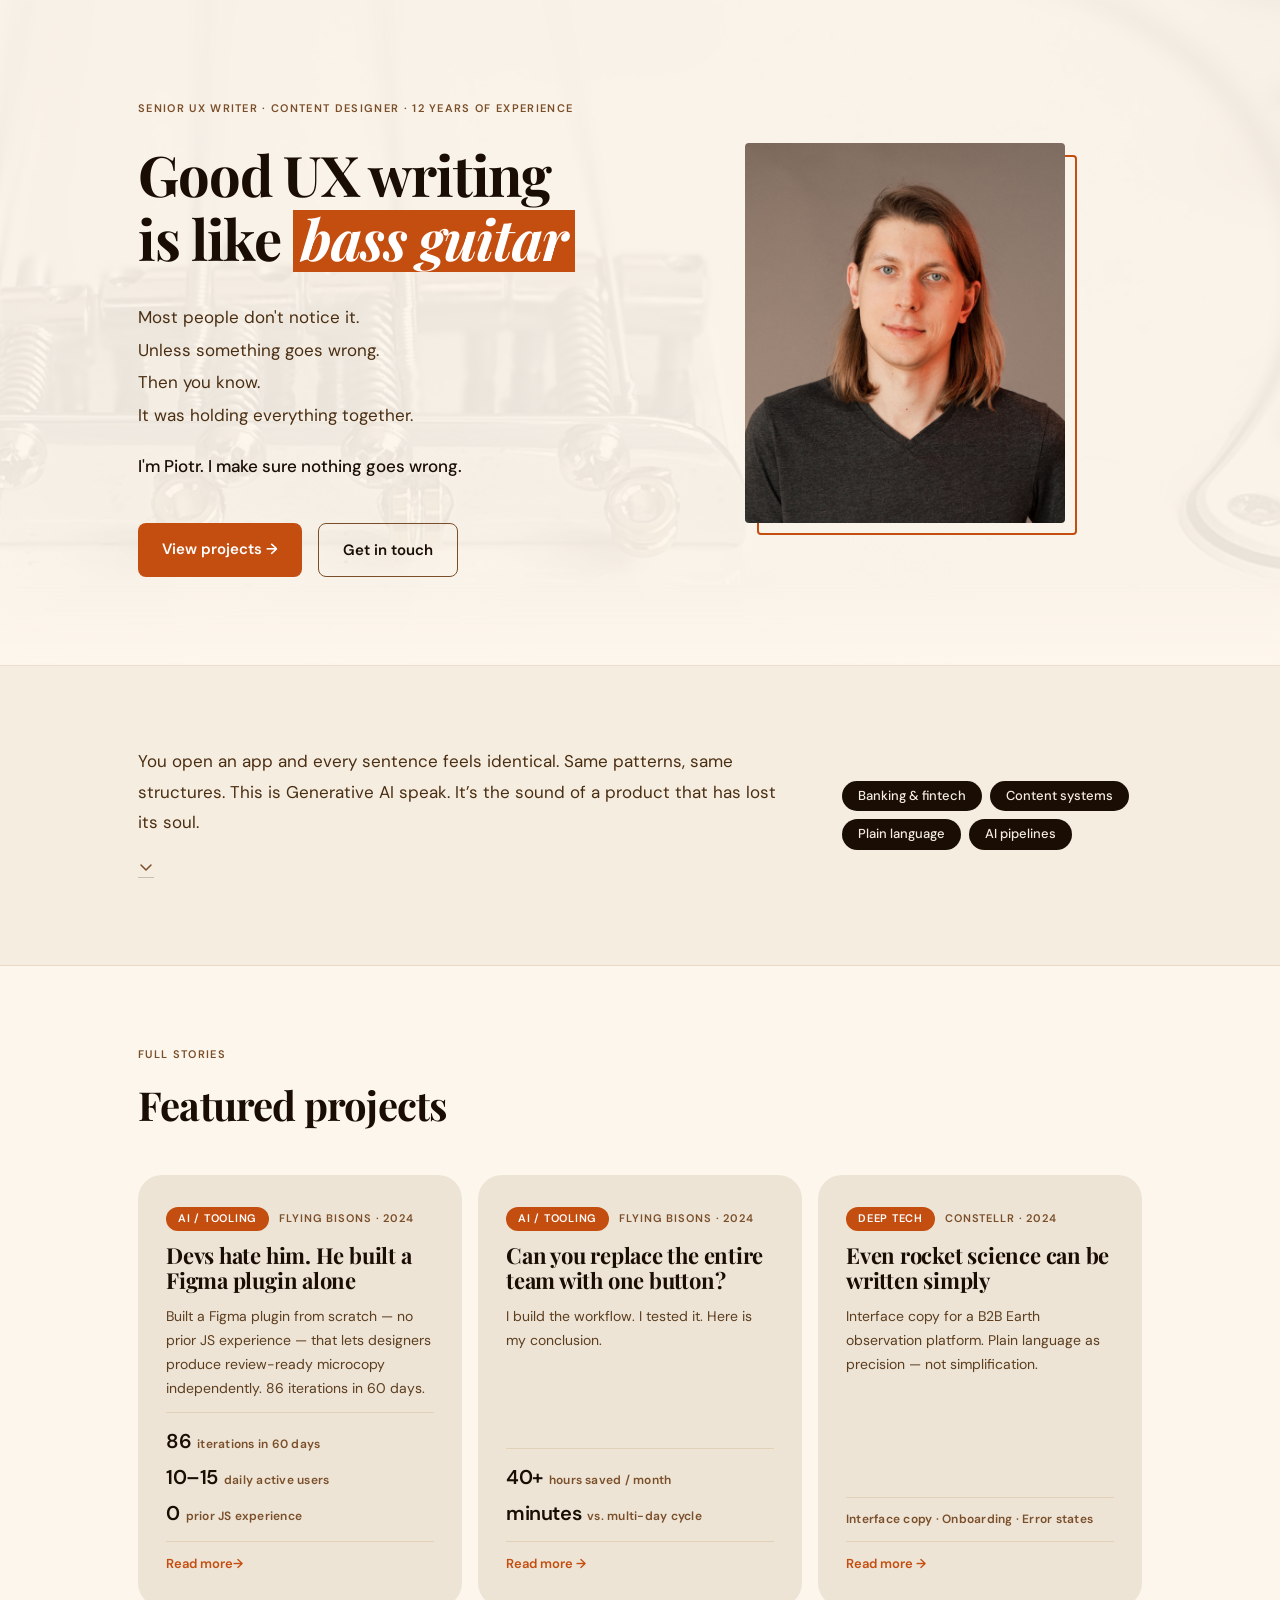
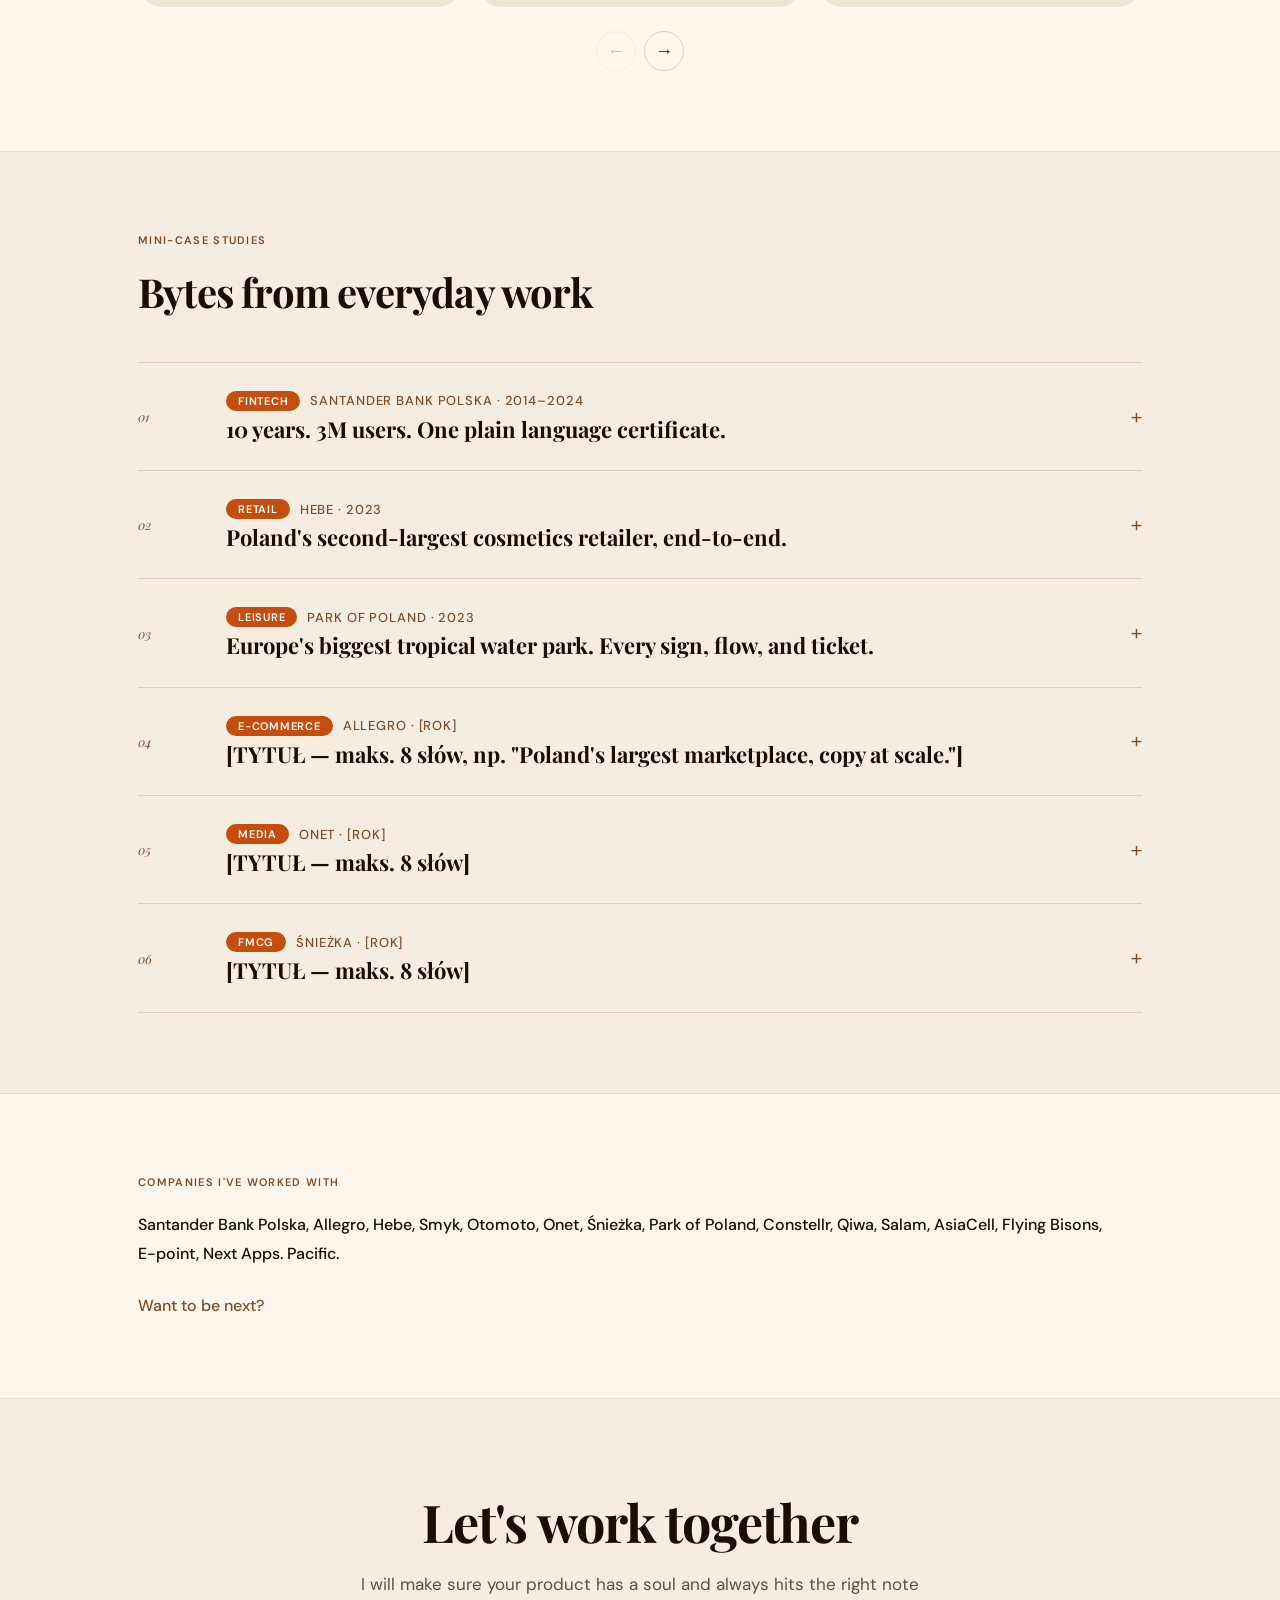
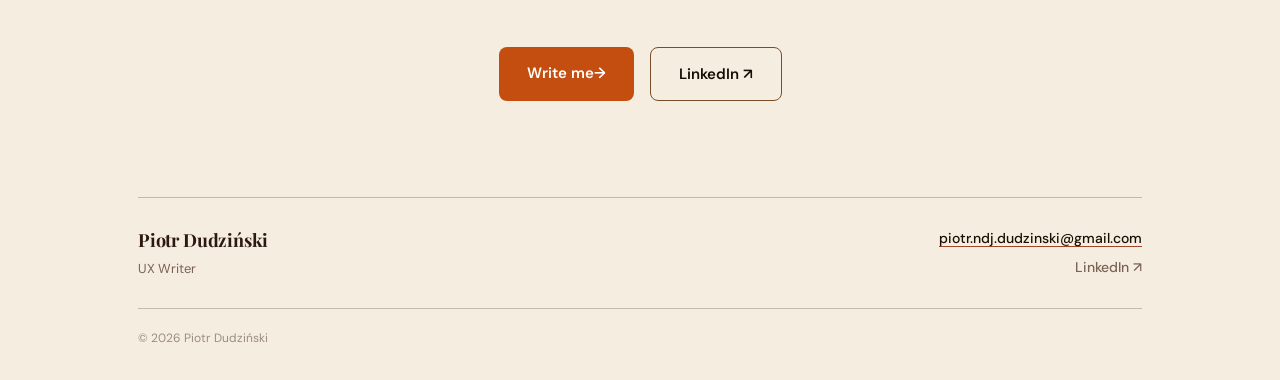
<file: index.html>
<!DOCTYPE html>
<html lang="en">
<head>
  <meta charset="UTF-8">
  <meta name="viewport" content="width=device-width, initial-scale=1.0">
  <meta name="description" content="Piotr Dudziński — Senior UX Writer &amp; Content Designer. 12 years of experience in digital products, banking, and AI-powered content systems.">
  <title>Piotr Dudziński — UX Writer</title>
  <link rel="preconnect" href="https://fonts.googleapis.com">
  <link rel="preconnect" href="https://fonts.gstatic.com" crossorigin>
  <link href="https://fonts.googleapis.com/css2?family=DM+Sans:opsz,wght@9..40,400;9..40,500;9..40,600&family=Playfair+Display:ital,wght@0,700;1,700&display=swap" rel="stylesheet">

  <!-- ZMIEŃ STATUS TUTAJ: available | soon | unavailable -->
  <script>var AVAILABILITY_STATUS = 'available';</script>

  <link rel="stylesheet" href="style.css?v=20260507">
</head>
<body>

<!-- === NAV === -->
<nav>
  <a href="index.html" class="nav-logo">Piotr Dudziński</a>
  <div class="nav-links">
    <a href="#contact">Contact</a>
  </div>
</nav>


<!-- === HERO === -->
<section id="hero">
  <div class="hero-bg"></div>
  <div class="hero-overlay"></div>
  <div class="hero-inner">
    <div class="hero-left">
      <p class="hero-eyebrow">
  <span>SENIOR UX WRITER</span> ·
  <span>CONTENT DESIGNER</span> ·
  <span>12 YEARS OF EXPERIENCE</span>
</p>
      <h1 class="hero-tagline">
        Good UX writing<br>
        is like <em>bass guitar</em>
      </h1>
      <div class="hero-sub"><br>
        <p>Most people don't notice it.</p>
        <p>Unless something goes wrong.</p>
        <p>Then you know.</p>
        <p>It was holding everything together.</p>
        <p>I'm Piotr. I make sure nothing goes wrong.</p>
      </div>
      <div class="hero-cta">
        <a href="#work" class="btn-primary">View projects →</a>
        <a href="#contact" class="btn-secondary">Get in touch</a>
      </div>
    </div>
    <div class="hero-right">
      <div class="hero-photo-wrap">
        <div class="hero-photo-accent"></div>
        <img class="hero-photo" src="images/piotr.jpg" alt="Piotr Dudziński — Senior UX Writer">
      </div>
    </div>
  </div>

<div class="hero-transition-overlay"></div>

</section>

<!-- === BIO === -->
<section id="bio"> <!-- TO JEST KLUCZOWE ID -->
  <div class="section-inner">
    <div class="bio-grid">

      <div class="bio-text">
        <!-- Ten akapit musi się wypełnić treścią BIO_HOOK -->
        <p data-content="BIO_HOOK"></p>

        <!-- To się rozwija -->
        <details class="bio-details">
          <summary>
  <svg class="chevron" viewBox="0 0 16 16" fill="none" xmlns="http://www.w3.org/2000/svg" width="16" height="16">
    <path d="M3 6l5 5 5-5" stroke="#7a4e28" stroke-width="1.5" stroke-linecap="round" stroke-linejoin="round"/>
  </svg>
</summary>
          <div class="bio-expanded">
            <!-- Ten akapit musi się wypełnić treścią BIO_BODY -->
            <p data-content="BIO_BODY"></p>
            <p class="bio-footer">
              <!-- To się wypełni treścią BIO_FOOTER -->
              <strong data-content="BIO_FOOTER"></strong>
            </p>
          </div>
          <button class="bio-collapse" onclick="this.closest('details').removeAttribute('open')">
  <svg viewBox="0 0 16 16" fill="none" xmlns="http://www.w3.org/2000/svg" style="width:16px;height:16px;transform:rotate(180deg);">
    <path d="M3 6l5 5 5-5" stroke="#7a4e28" stroke-width="1.5" stroke-linecap="round" stroke-linejoin="round"/>
  </svg>
</button>
        </details>
      </div>

      <!-- Tagi (prawa kolumna) -->
      <div class="bio-tags" data-content="BIO_TAGS"></div>

    </div>
  </div>
</section>

<!-- === SELECTED WORK === -->
<section id="work">
  <div class="section-inner">
    <p class="eyebrow">Full stories</p>
    <h2 class="section-title">Featured projects</h2>

    <div class="work-carousel-viewport">
      <div class="work-grid" id="work-track">

        <a href="case-study-figma.html" class="work-card">
          <div class="work-card-meta"><span class="tag-l1">AI / Tooling</span><span class="work-card-meta-text">Flying Bisons · 2024</span></div>
          <div class="work-card-title">Devs hate him. He built a Figma plugin alone</div>
          <div class="work-card-desc">Built a Figma plugin from scratch — no prior JS experience — that lets designers produce review-ready microcopy independently. 86 iterations in 60 days.</div>
          <div class="work-divider"></div>
          <div class="work-card-stats">
            <div class="work-card-stat"><span>86</span>iterations in 60 days</div>
            <div class="work-card-stat"><span>10–15</span>daily active users</div>
            <div class="work-card-stat"><span>0</span>prior JS experience</div>
          </div>
          <div class="work-divider"></div>
          <div class="work-card-cta">Read more→</div>
        </a>

        <a href="case-study-ai.html" class="work-card">
          <div class="work-card-meta"><span class="tag-l1">AI / Tooling</span><span class="work-card-meta-text">Flying Bisons · 2024</span></div>
          <div class="work-card-title">Can you replace the entire team with one button?</div>
          <div class="work-card-desc"> I build the workflow. I tested it. Here is my conclusion.</div>
          <div class="work-divider"></div>
          <div class="work-card-stats">
            <div class="work-card-stat"><span>40+</span>hours saved / month</div>
            <div class="work-card-stat"><span>minutes</span>vs. multi-day cycle</div>
          </div>
          <div class="work-divider"></div>
          <div class="work-card-cta">Read more →</div>
        </a>

        <a href="case-study-constellr.html" class="work-card">
          <div class="work-card-meta"><span class="tag-l1">Deep Tech</span><span class="work-card-meta-text">Constellr · 2024</span></div>
          <div class="work-card-title">Even rocket science can be written simply</div>
          <div class="work-card-desc">Interface copy for a B2B Earth observation platform. Plain language as precision — not simplification.</div>
          <div class="work-divider"></div>
          <div class="work-card-stats">
            <div class="work-card-stat">Interface copy · Onboarding · Error states</div>
          </div>
          <div class="work-divider"></div>
          <div class="work-card-cta">Read more →</div>
        </a>

        <a href="case-study-portfolio.html" class="work-card">
          <div class="work-card-meta"><span class="tag-l1">Deep Tech</span><span class="work-card-meta-text">Personal project · 2025</span></div>
          <div class="work-card-title">I built the house I live in</div>
          <div class="work-card-desc">A UX writer who builds his own portfolio from scratch — no templates, no no-code tools. Just HTML, CSS, JavaScript, Git, Netlify, and Cloudflare.</div>
          <div class="work-divider"></div>
          <div class="work-card-stats">
            <div class="work-card-stat"><span>1</span>solo owner (discovery → maintenance)</div>
            <div class="work-card-stat"><span>0</span>templates used</div>
            <div class="work-card-stat"><span>100%</span>decisions documented</div>
          </div>
          <div class="work-divider"></div>
          <div class="work-card-cta">Read more →</div>
        </a>

      </div>
    </div>
    <div class="carousel-controls">
      <button class="carousel-btn" id="carousel-prev" aria-label="Previous projects" disabled>←</button>
      <button class="carousel-btn" id="carousel-next" aria-label="Next projects">→</button>
    </div>
  </div>
</section>

<!-- === MORE WORK (ACCORDIONS) === -->
<section id="more-work">
  <div class="section-inner">
    <p class="eyebrow">Mini-case studies</p>
    <h2 class="section-title">Bytes from everyday work</h2>

    <div class="accordion-list">

      <div class="accordion-item" data-content-file="mini-santander.txt">
        <button class="accordion-trigger" onclick="toggleAccordion(this)">
          <span class="accordion-num">01</span>
          <div class="accordion-head">
            <div class="accordion-head-meta">
              <span class="accordion-tag" data-content="TAG"></span>
              <span class="accordion-meta-text" data-content="COMPANY_YEAR"></span>
            </div>
            <div class="accordion-title" data-content="TITLE"></div>
          </div>
          <span class="accordion-icon">+</span>
        </button>
        <div class="accordion-body">
          <div class="accordion-body-inner">
            <div class="accordion-content">
              <div class="accordion-desc" data-content="DESC"></div>
              <div class="accordion-aside" data-content="ASIDE"></div>
            </div>
          </div>
        </div>
      </div>

      <div class="accordion-item" data-content-file="mini-hebe.txt">
        <button class="accordion-trigger" onclick="toggleAccordion(this)">
          <span class="accordion-num">02</span>
          <div class="accordion-head">
            <div class="accordion-head-meta">
              <span class="accordion-tag" data-content="TAG"></span>
              <span class="accordion-meta-text" data-content="COMPANY_YEAR"></span>
            </div>
            <div class="accordion-title" data-content="TITLE"></div>
          </div>
          <span class="accordion-icon">+</span>
        </button>
        <div class="accordion-body">
          <div class="accordion-body-inner">
            <div class="accordion-content">
              <div class="accordion-desc" data-content="DESC"></div>
              <div class="accordion-aside" data-content="ASIDE"></div>
            </div>
          </div>
        </div>
      </div>

      <div class="accordion-item" data-content-file="mini-park-of-poland.txt">
        <button class="accordion-trigger" onclick="toggleAccordion(this)">
          <span class="accordion-num">03</span>
          <div class="accordion-head">
            <div class="accordion-head-meta">
              <span class="accordion-tag" data-content="TAG"></span>
              <span class="accordion-meta-text" data-content="COMPANY_YEAR"></span>
            </div>
            <div class="accordion-title" data-content="TITLE"></div>
          </div>
          <span class="accordion-icon">+</span>
        </button>
        <div class="accordion-body">
          <div class="accordion-body-inner">
            <div class="accordion-content">
              <div class="accordion-desc" data-content="DESC"></div>
              <div class="accordion-aside" data-content="ASIDE"></div>
            </div>
          </div>
        </div>
      </div>

      <div class="accordion-item" data-content-file="mini-allegro.txt">
        <button class="accordion-trigger" onclick="toggleAccordion(this)">
          <span class="accordion-num">04</span>
          <div class="accordion-head">
            <div class="accordion-head-meta">
              <span class="accordion-tag" data-content="TAG"></span>
              <span class="accordion-meta-text" data-content="COMPANY_YEAR"></span>
            </div>
            <div class="accordion-title" data-content="TITLE"></div>
          </div>
          <span class="accordion-icon">+</span>
        </button>
        <div class="accordion-body">
          <div class="accordion-body-inner">
            <div class="accordion-content">
              <div class="accordion-desc" data-content="DESC"></div>
              <div class="accordion-aside" data-content="ASIDE"></div>
            </div>
          </div>
        </div>
      </div>

      <div class="accordion-item" data-content-file="mini-onet.txt">
        <button class="accordion-trigger" onclick="toggleAccordion(this)">
          <span class="accordion-num">05</span>
          <div class="accordion-head">
            <div class="accordion-head-meta">
              <span class="accordion-tag" data-content="TAG"></span>
              <span class="accordion-meta-text" data-content="COMPANY_YEAR"></span>
            </div>
            <div class="accordion-title" data-content="TITLE"></div>
          </div>
          <span class="accordion-icon">+</span>
        </button>
        <div class="accordion-body">
          <div class="accordion-body-inner">
            <div class="accordion-content">
              <div class="accordion-desc" data-content="DESC"></div>
              <div class="accordion-aside" data-content="ASIDE"></div>
            </div>
          </div>
        </div>
      </div>

      <div class="accordion-item" data-content-file="mini-sniezka.txt">
        <button class="accordion-trigger" onclick="toggleAccordion(this)">
          <span class="accordion-num">06</span>
          <div class="accordion-head">
            <div class="accordion-head-meta">
              <span class="accordion-tag" data-content="TAG"></span>
              <span class="accordion-meta-text" data-content="COMPANY_YEAR"></span>
            </div>
            <div class="accordion-title" data-content="TITLE"></div>
          </div>
          <span class="accordion-icon">+</span>
        </button>
        <div class="accordion-body">
          <div class="accordion-body-inner">
            <div class="accordion-content">
              <div class="accordion-desc" data-content="DESC"></div>
              <div class="accordion-aside" data-content="ASIDE"></div>
            </div>
          </div>
        </div>
      </div>

    </div>
  </div>
</section>

<!-- === CLIENTS === -->
<section id="clients">
  <div class="section-inner">
    <p class="eyebrow">Companies I've worked with</p>
    <p class="clients-list">
      <span class="client-name">Santander Bank Polska</span>,
      <span class="client-name">Allegro</span>,
      <span class="client-name">Hebe</span>,
      <span class="client-name">Smyk</span>,
      <span class="client-name">Otomoto</span>,
      <span class="client-name">Onet</span>,
      <span class="client-name">Śnieżka</span>,
      <span class="client-name">Park of Poland</span>,
      <span class="client-name">Constellr</span>,
      <span class="client-name">Qiwa</span>,
      <span class="client-name">Salam</span>,
      <span class="client-name">AsiaCell</span>,
      <span class="client-name">Flying Bisons</span>,
      <span class="client-name">E-point</span>,
      <span class="client-name">Next Apps</span>.
      <span class="client-name">Pacific</span>.
    </p>
    <p class="clients-cta">Want to be next?</p>
  </div>
</section>

<!-- === CONTACT / CTA === -->
<section id="contact">
  <div class="contact-inner">
    <h2 class="contact-title">Let's work together</h2>
    <p class="contact-sub">I will make sure your product has a soul and always hits the right note</p>
    <div class="contact-btns">
      <a href="mailto:piotr.ndj.dudzinski@gmail.com" class="btn-email">Write me→</a>
      <a href="https://www.linkedin.com/in/uxw-piotr-dudzinski/" target="_blank" rel="noopener" class="btn-linkedin">LinkedIn ↗</a>
    </div>
  </div>
</section>

<!-- === FOOTER === -->
<footer>
  <div class="footer-inner">
    <hr class="footer-rule">
    <div class="footer-main">
      <div class="footer-left">
        <span class="footer-name">Piotr Dudziński</span>
        <span class="footer-role">UX Writer</span>
      </div>
      <div class="footer-right">
        <a href="mailto:piotr.ndj.dudzinski@gmail.com" class="footer-email">piotr.ndj.dudzinski@gmail.com</a>
        <a href="https://www.linkedin.com/in/uxw-piotr-dudzinski/" target="_blank" rel="noopener" class="footer-linkedin">LinkedIn ↗</a>
      </div>
    </div>
    <hr class="footer-rule">
    <p class="footer-copy">© 2026 Piotr Dudziński</p>
  </div>
</footer>

<!-- === JS: accordion (vanilla, <20 lines) === -->
<script>
  function toggleAccordion(btn) {
    var item = btn.closest('.accordion-item');
    var isOpen = item.classList.contains('open');
    document.querySelectorAll('.accordion-item.open').forEach(function(el) {
      el.classList.remove('open');
    });
    if (!isOpen) item.classList.add('open');
  }
</script>

<script src="content/parser.js?v=20260507"></script>
<script src="content/loader.js?v=20260507"></script>
<script>
(function () {
  var track = document.getElementById('work-track');
  var prev  = document.getElementById('carousel-prev');
  var next  = document.getElementById('carousel-next');
  if (!track || !prev || !next) return;

  var current = 0;
  var max = 1; // 4 cards − 3 visible = 1 step

  function update() {
    track.style.transform = current === 0 ? '' : 'translateX(-33.333%)';
    prev.disabled = current === 0;
    next.disabled = current === max;
  }

  prev.addEventListener('click', function () { if (current > 0)   { current--; update(); } });
  next.addEventListener('click', function () { if (current < max) { current++; update(); } });

  update();
})();
</script>
</body>
</html>
</file>
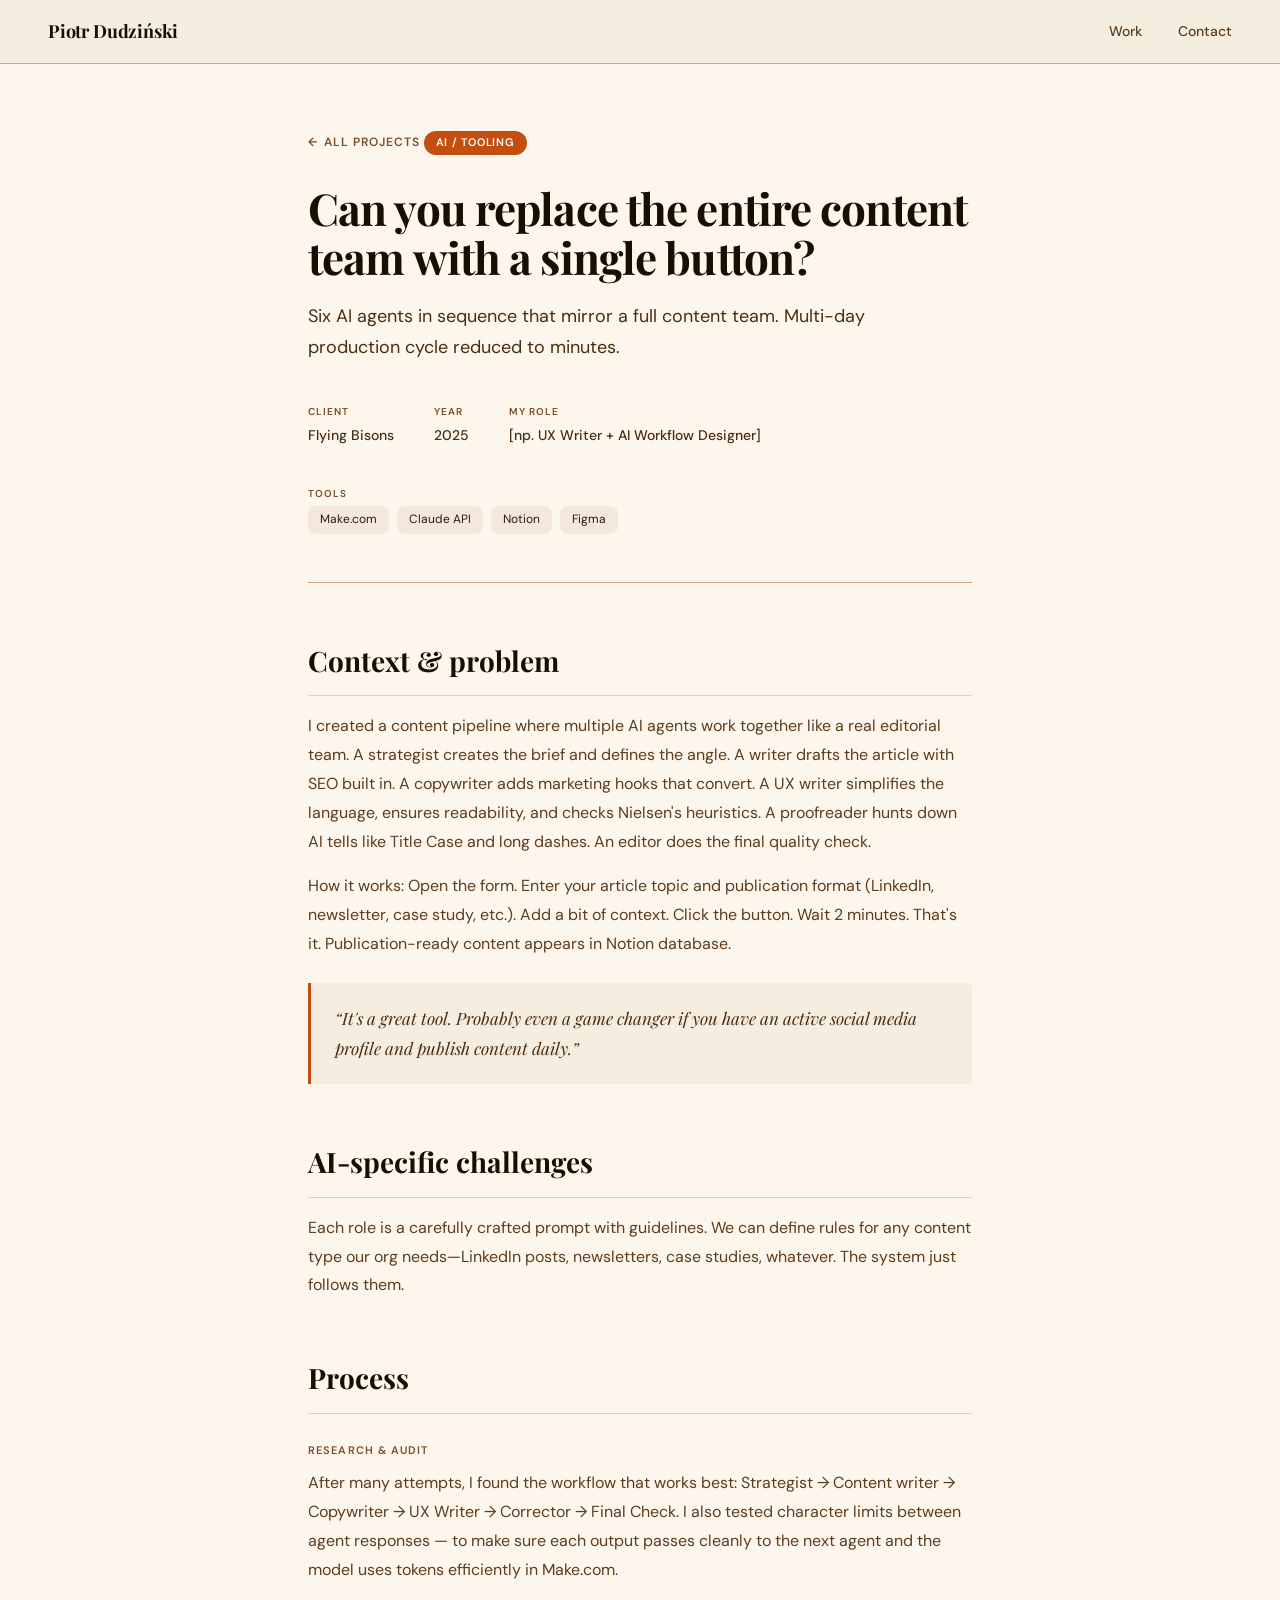
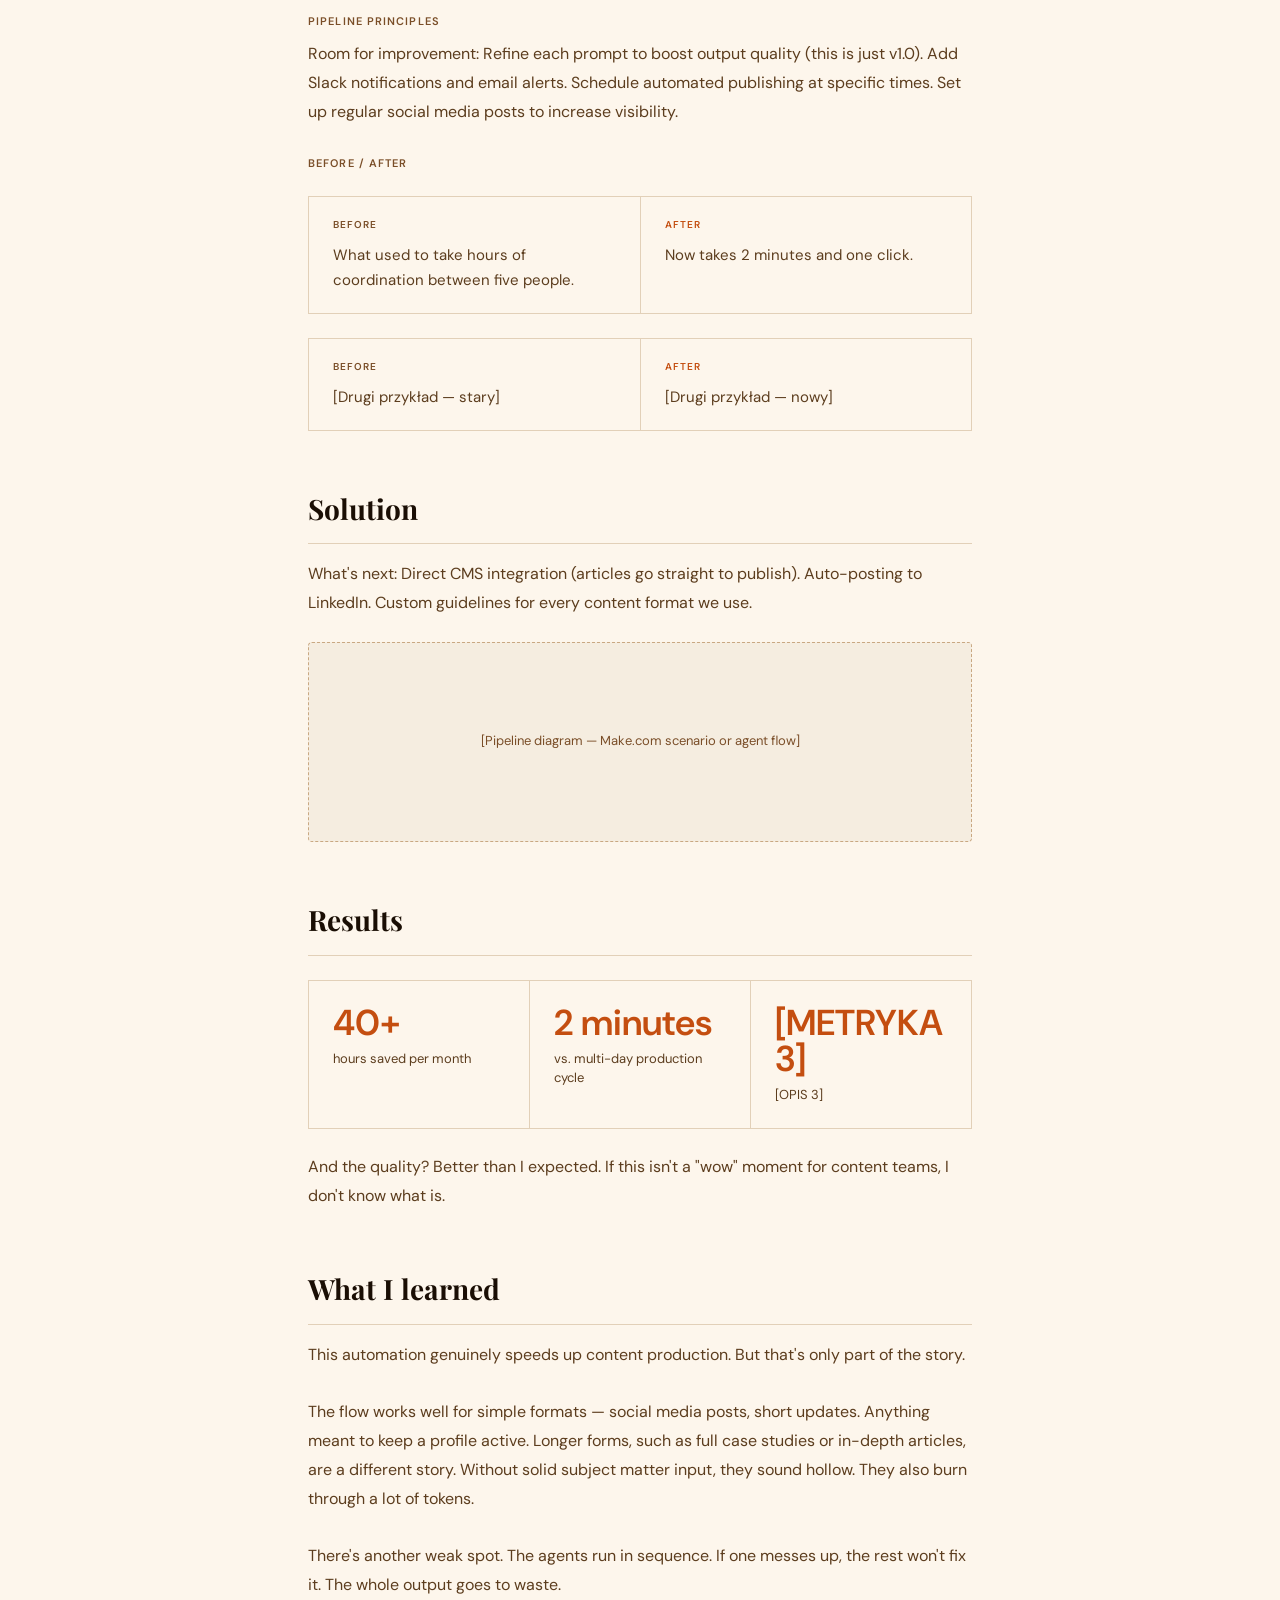
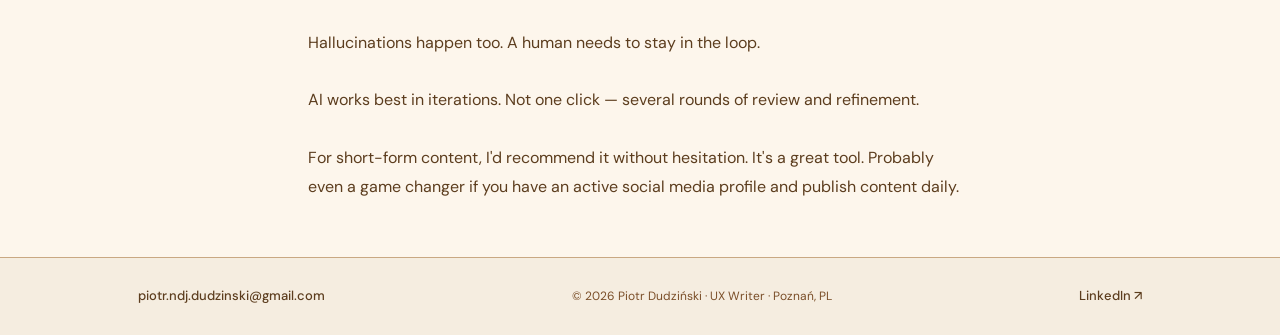
<file: case-study-ai.html>
<!DOCTYPE html>
<html lang="en">
<head>
  <meta charset="UTF-8">
  <meta name="viewport" content="width=device-width, initial-scale=1.0">
  <title>Case study: AI pipeline — Piotr Dudziński UX Writer</title>
  <link rel="preconnect" href="https://fonts.googleapis.com">
  <link rel="preconnect" href="https://fonts.gstatic.com" crossorigin>
  <link href="https://fonts.googleapis.com/css2?family=DM+Sans:opsz,wght@9..40,400;9..40,500;9..40,600&family=Playfair+Display:ital,wght@0,700;1,700&display=swap" rel="stylesheet">
  <style>
    :root {
      --bg: #fdf6ec; --bg-alt: #f5ede0; --ink: #1a0e04; --ink-mid: #4a2e12;
      --ink-soft: #5c3d1e; --ink-muted: #7a4e28; --border: #c9a882;
      --border-light: #e2d0b8; --accent: #c44e10; --accent-hover: #a33c0a;
      --serif: 'Playfair Display', Georgia, serif;
      --sans: 'DM Sans', Helvetica, sans-serif;
    }
    *, *::before, *::after { box-sizing: border-box; margin: 0; padding: 0; }
    html { scroll-behavior: smooth; }
    body { background: var(--bg); color: var(--ink); font-family: var(--sans); font-size: 16px; line-height: 1.6; -webkit-font-smoothing: antialiased; }
    a { color: inherit; text-decoration: none; }

    nav { position: sticky; top: 0; z-index: 100; background: var(--bg-alt); border-bottom: 1.5px solid var(--border); display: flex; justify-content: space-between; align-items: center; padding: 0 48px; height: 64px; }
    .nav-logo { font-family: var(--serif); font-size: 18px; font-weight: 700; color: var(--ink); letter-spacing: -0.01em; }
    .nav-links { display: flex; gap: 36px; align-items: center; }
    .nav-links a { font-size: 14px; font-weight: 500; color: var(--ink-soft); transition: color 0.15s; }
    .nav-links a:hover { color: var(--ink); }
    .container { max-width: 760px; margin: 0 auto; padding: 0 48px; }

    .case-hero { padding: 64px 0 48px; border-bottom: 1.5px solid var(--border); margin-bottom: 56px; }
    .back-link { display: inline-flex; align-items: center; gap: 6px; color: var(--ink-muted); font-size: 12px; font-weight: 600; letter-spacing: 0.08em; text-transform: uppercase; margin-bottom: 32px; transition: color 0.15s; }
    .back-link:hover { color: var(--accent); }
    .back-link::before { content: "←"; }
    .case-tag { display: inline-flex; align-items: center; background: var(--accent); color: #fff; border-radius: 20px; padding: 3px 12px; font-size: 11px; font-weight: 600; letter-spacing: 0.07em; text-transform: uppercase; margin-bottom: 20px; }
    .case-hero h1 { font-family: var(--serif); font-size: clamp(28px, 5vw, 44px); font-weight: 700; line-height: 1.1; letter-spacing: -0.02em; color: var(--ink); margin-bottom: 20px; }
    .lead { font-size: 18px; line-height: 1.75; color: var(--ink-mid); max-width: 640px; margin-bottom: 40px; }
    .case-meta { display: flex; gap: 40px; flex-wrap: wrap; }
    .meta-item { display: flex; flex-direction: column; gap: 4px; }
    .meta-label { font-size: 10px; font-weight: 600; letter-spacing: 0.1em; text-transform: uppercase; color: var(--ink-muted); }
    .meta-value { font-size: 14px; font-weight: 500; color: var(--ink-mid); }

    .case-section { margin-bottom: 56px; }
    .case-section h2 { font-family: var(--serif); font-size: 28px; font-weight: 700; color: var(--ink); margin-bottom: 16px; padding-bottom: 12px; border-bottom: 1.5px solid var(--border-light); }
    .case-section h3 { font-size: 11px; font-weight: 600; letter-spacing: 0.1em; text-transform: uppercase; color: var(--ink-muted); margin: 28px 0 10px; }
    .case-section p { font-size: 16px; line-height: 1.8; color: var(--ink-soft); margin-bottom: 16px; }
    .case-section p:last-child { margin-bottom: 0; }

    .callout { background: var(--bg-alt); border-left: 3px solid var(--accent); padding: 20px 24px; margin: 24px 0; border-radius: 0 4px 4px 0; }
    .callout p { font-family: var(--serif); font-style: italic; font-size: 17px; color: var(--ink-mid); margin: 0; }
    .callout p::before { content: "\201C"; }
    .callout p::after { content: "\201D"; }

    .img-placeholder { background: var(--bg-alt); border: 1px dashed var(--border); border-radius: 4px; height: 200px; display: flex; align-items: center; justify-content: center; color: var(--ink-muted); font-size: 13px; margin: 24px 0; }

    .before-after { display: grid; grid-template-columns: 1fr 1fr; gap: 1px; background: var(--border-light); border: 1px solid var(--border-light); margin: 24px 0; }
    .ba-card { background: var(--bg); padding: 20px 24px; }
    .ba-label { font-size: 10px; font-weight: 600; letter-spacing: 0.1em; text-transform: uppercase; color: var(--ink-muted); margin-bottom: 10px; }
    .ba-card.after .ba-label { color: var(--accent); }
    .ba-text { font-size: 15px; color: var(--ink-soft); line-height: 1.65; }

    .results-grid { display: grid; grid-template-columns: repeat(3, 1fr); gap: 1px; background: var(--border-light); border: 1px solid var(--border-light); margin: 24px 0; }
    .result-card { background: var(--bg); padding: 24px; }
    .result-number { font-family: var(--sans); font-size: 36px; font-weight: 600; color: var(--accent); line-height: 1; }
    .result-desc { font-size: 13px; color: var(--ink-soft); margin-top: 8px; line-height: 1.5; }

    footer { background: var(--bg-alt); border-top: 1.5px solid var(--border); }
    .footer-inner { max-width: 1100px; margin: 0 auto; padding: 28px 48px; display: flex; justify-content: space-between; align-items: center; gap: 24px; flex-wrap: wrap; }
    .footer-email { font-size: 13px; font-weight: 500; color: var(--ink-soft); }
    .footer-center { font-size: 12px; color: var(--ink-muted); }
    .footer-right { display: flex; gap: 20px; align-items: center; }
    .footer-linkedin { font-size: 13px; font-weight: 500; color: var(--ink-soft); }


    .tag { display: inline-block; padding: 4px 12px; border-radius: 8px; font-size: 12px; font-weight: 400; background: rgba(141, 58, 26, 0.08); color: #2D1A0E; }
    .tags-row { display: flex; flex-wrap: wrap; gap: 8px; }

    @media (max-width: 768px) {
      nav { padding: 16px 24px; height: auto; flex-wrap: wrap; gap: 12px; }
      .nav-links { gap: 16px; }
      .container { padding: 0 24px; }
      .case-hero { padding: 40px 0 32px; margin-bottom: 40px; }
      .case-meta { gap: 20px; }
      .before-after { grid-template-columns: 1fr; }
      .results-grid { grid-template-columns: 1fr; }
      .footer-inner { padding: 24px; flex-direction: column; align-items: flex-start; }
    }
  </style>
</head>
<body data-case-file="case-ai.txt">

<nav>
  <a href="index.html" class="nav-logo">Piotr Dudziński</a>
  <div class="nav-links">
    <a href="index.html">Work</a>
    <a href="index.html#contact">Contact</a>
  </div>
</nav>

<main>
  <div class="container">

    <header class="case-hero">
      <a class="back-link" href="index.html">All projects</a>
      <div class="case-tag" data-content="HERO_TAG"></div>
      <h1 data-content="HERO_TITLE"></h1>
      <p class="lead" data-content="HERO_LEAD"></p>
      <div class="case-meta">
        <div class="meta-item">
          <span class="meta-label">Client</span>
          <span class="meta-value" data-content="META_CLIENT"></span>
        </div>
        <div class="meta-item">
          <span class="meta-label">Year</span>
          <span class="meta-value" data-content="META_YEAR"></span>
        </div>
        <div class="meta-item">
          <span class="meta-label">My role</span>
          <span class="meta-value" data-content="META_ROLE"></span>
        </div>
        <div class="meta-item">
          <span class="meta-label">Tools</span>
          <span class="meta-value" data-content="META_TOOLS"></span>
        </div>
      </div>
    </header>

    <section class="case-section">
      <h2>Context & problem</h2>
      <p data-content="CONTEXT_P1"></p>
      <p data-content="CONTEXT_P2"></p>
      <div class="callout"><p data-content="CONTEXT_QUOTE"></p></div>
    </section>

    <section class="case-section">
      <h2>AI-specific challenges</h2>
      <p data-content="AI_CHALLENGE_P1"></p>
    </section>

    <section class="case-section">
      <h2>Process</h2>
      <h3>Research & audit</h3>
      <p data-content="PROCESS_RESEARCH"></p>
      <h3>Pipeline principles</h3>
      <p data-content="PROCESS_PRINCIPLES"></p>
      <h3>Before / after</h3>
      <div class="before-after">
        <div class="ba-card before">
          <div class="ba-label">Before</div>
          <div class="ba-text" data-content="BA_1_BEFORE"></div>
        </div>
        <div class="ba-card after">
          <div class="ba-label">After</div>
          <div class="ba-text" data-content="BA_1_AFTER"></div>
        </div>
      </div>
      <div class="before-after">
        <div class="ba-card before">
          <div class="ba-label">Before</div>
          <div class="ba-text" data-content="BA_2_BEFORE"></div>
        </div>
        <div class="ba-card after">
          <div class="ba-label">After</div>
          <div class="ba-text" data-content="BA_2_AFTER"></div>
        </div>
      </div>
    </section>

    <section class="case-section">
      <h2>Solution</h2>
      <p data-content="SOLUTION_P1"></p>
      <div class="img-placeholder">[Pipeline diagram — Make.com scenario or agent flow]</div>
    </section>

    <section class="case-section">
      <h2>Results</h2>
      <div class="results-grid">
        <div class="result-card">
          <div class="result-number" data-content="RESULT_1_NUM"></div>
          <div class="result-desc" data-content="RESULT_1_DESC"></div>
        </div>
        <div class="result-card">
          <div class="result-number" data-content="RESULT_2_NUM"></div>
          <div class="result-desc" data-content="RESULT_2_DESC"></div>
        </div>
        <div class="result-card">
          <div class="result-number" data-content="RESULT_3_NUM"></div>
          <div class="result-desc" data-content="RESULT_3_DESC"></div>
        </div>
      </div>
      <p data-content="RESULT_CONTEXT"></p>
    </section>

    <section class="case-section">
      <h2>What I learned</h2>
      <p data-content="LESSONS_P1"></p>
    </section>

  </div>
</main>

<footer>
  <div class="footer-inner">
    <a href="mailto:piotr.ndj.dudzinski@gmail.com" class="footer-email">piotr.ndj.dudzinski@gmail.com</a>
    <span class="footer-center">© 2026 Piotr Dudziński · UX Writer · Poznań, PL</span>
    <div class="footer-right">
      <a href="https://www.linkedin.com/in/uxw-piotr-dudzinski/" target="_blank" rel="noopener" class="footer-linkedin">LinkedIn ↗</a>
    </div>
  </div>
</footer>

<script src="content/parser.js"></script>
<script src="content/loader.js"></script>
</body>
</html>
</file>
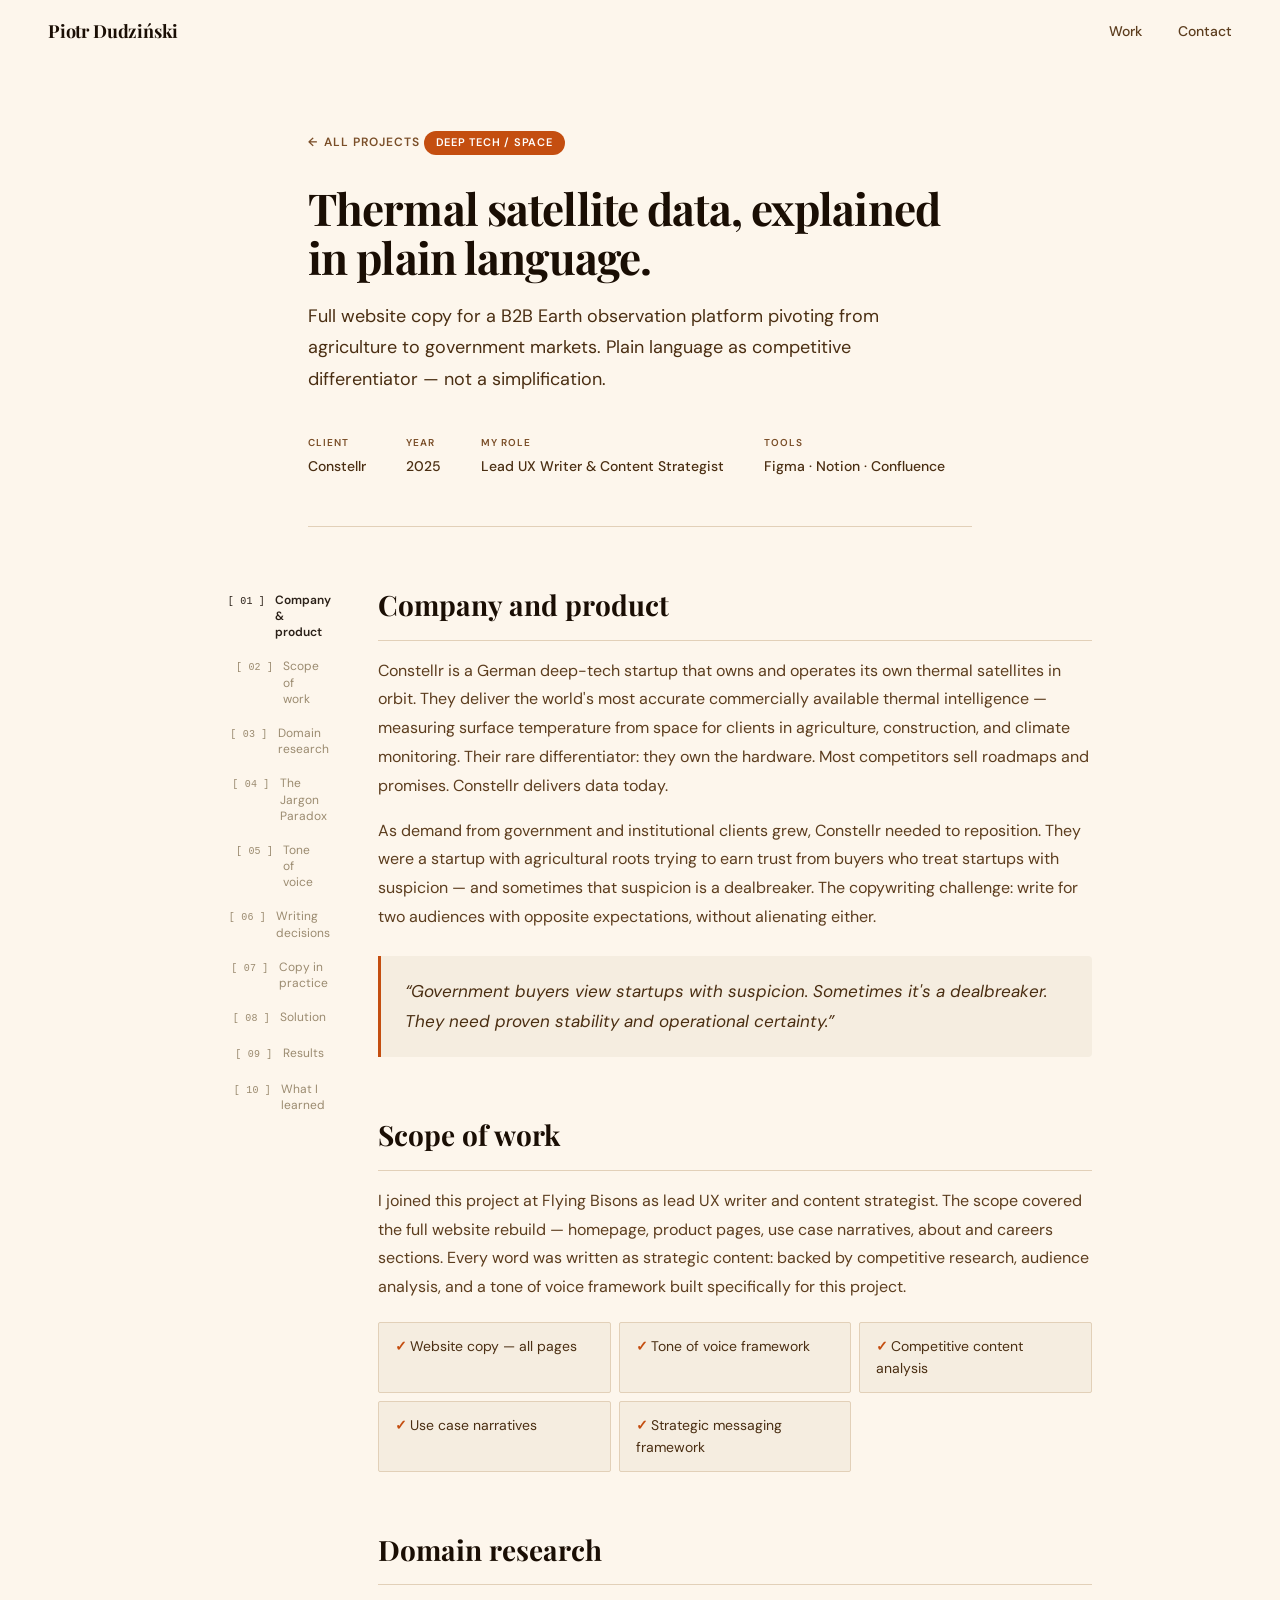
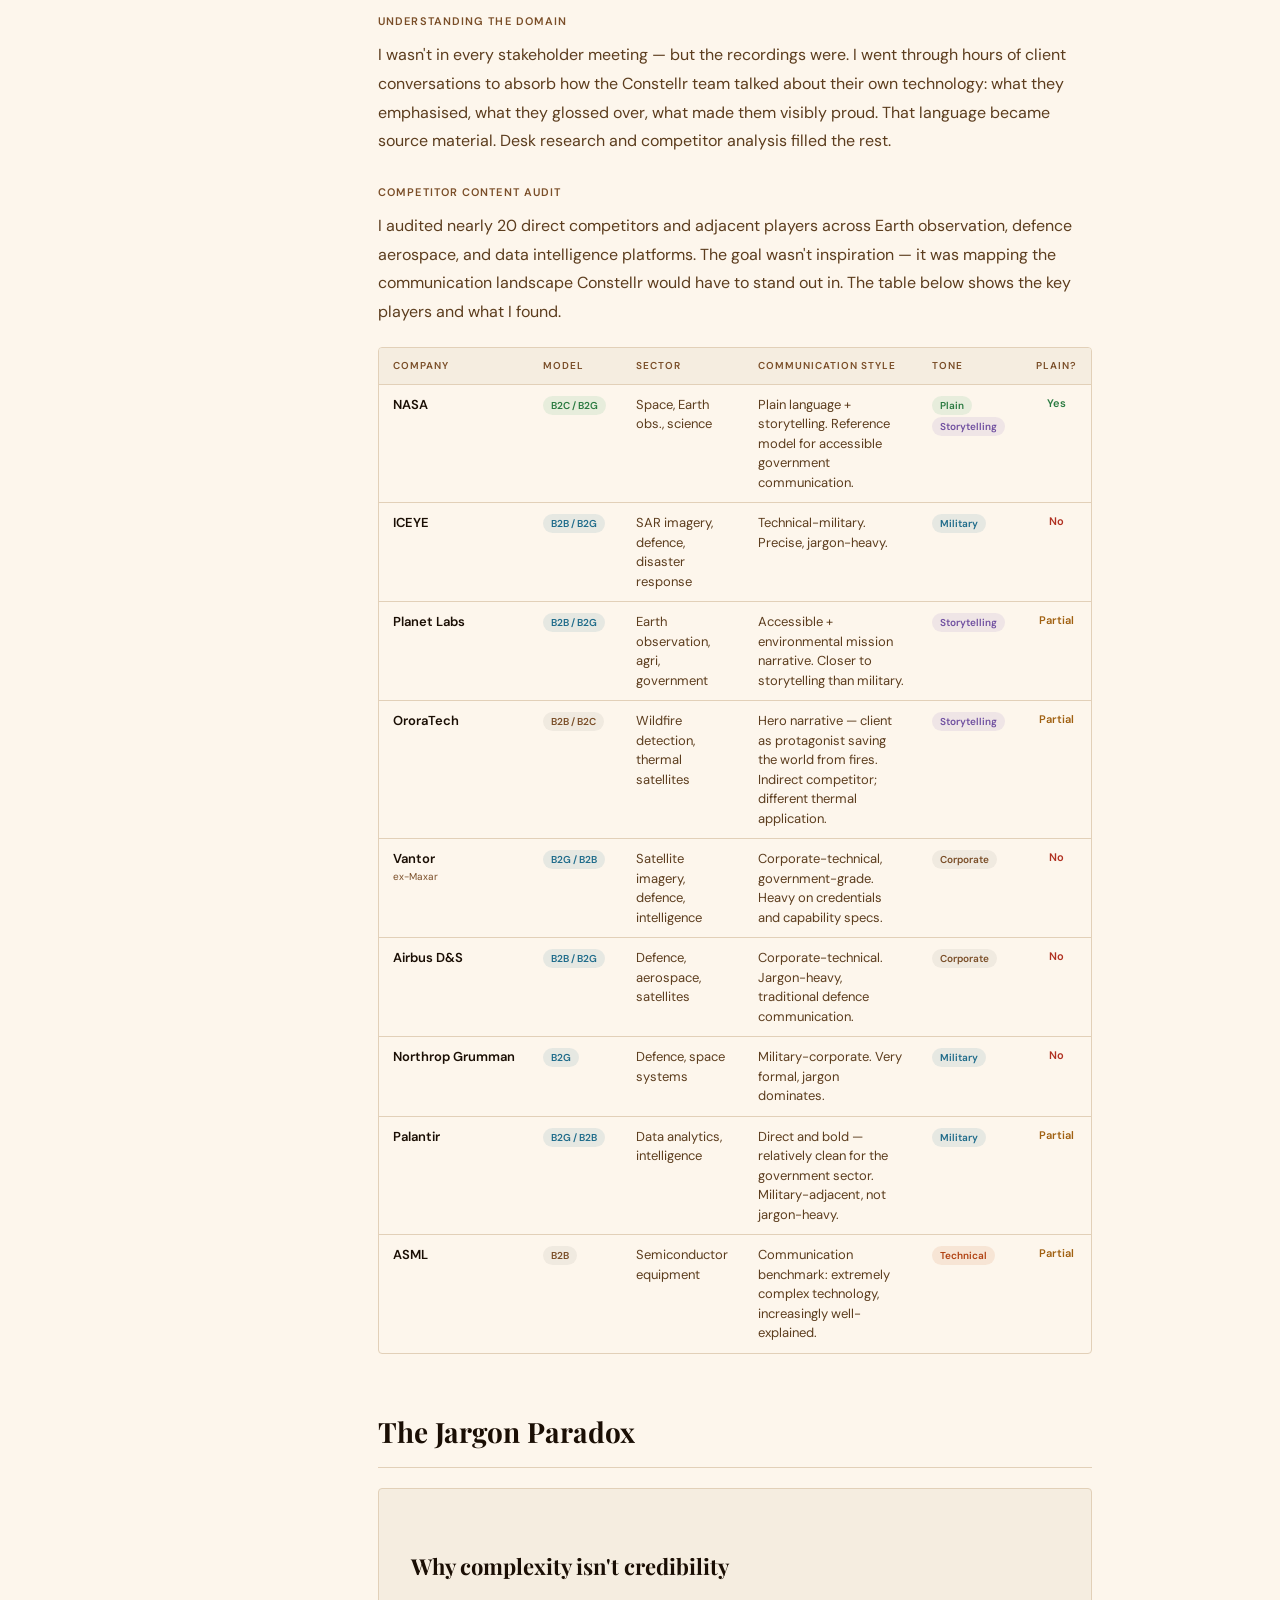
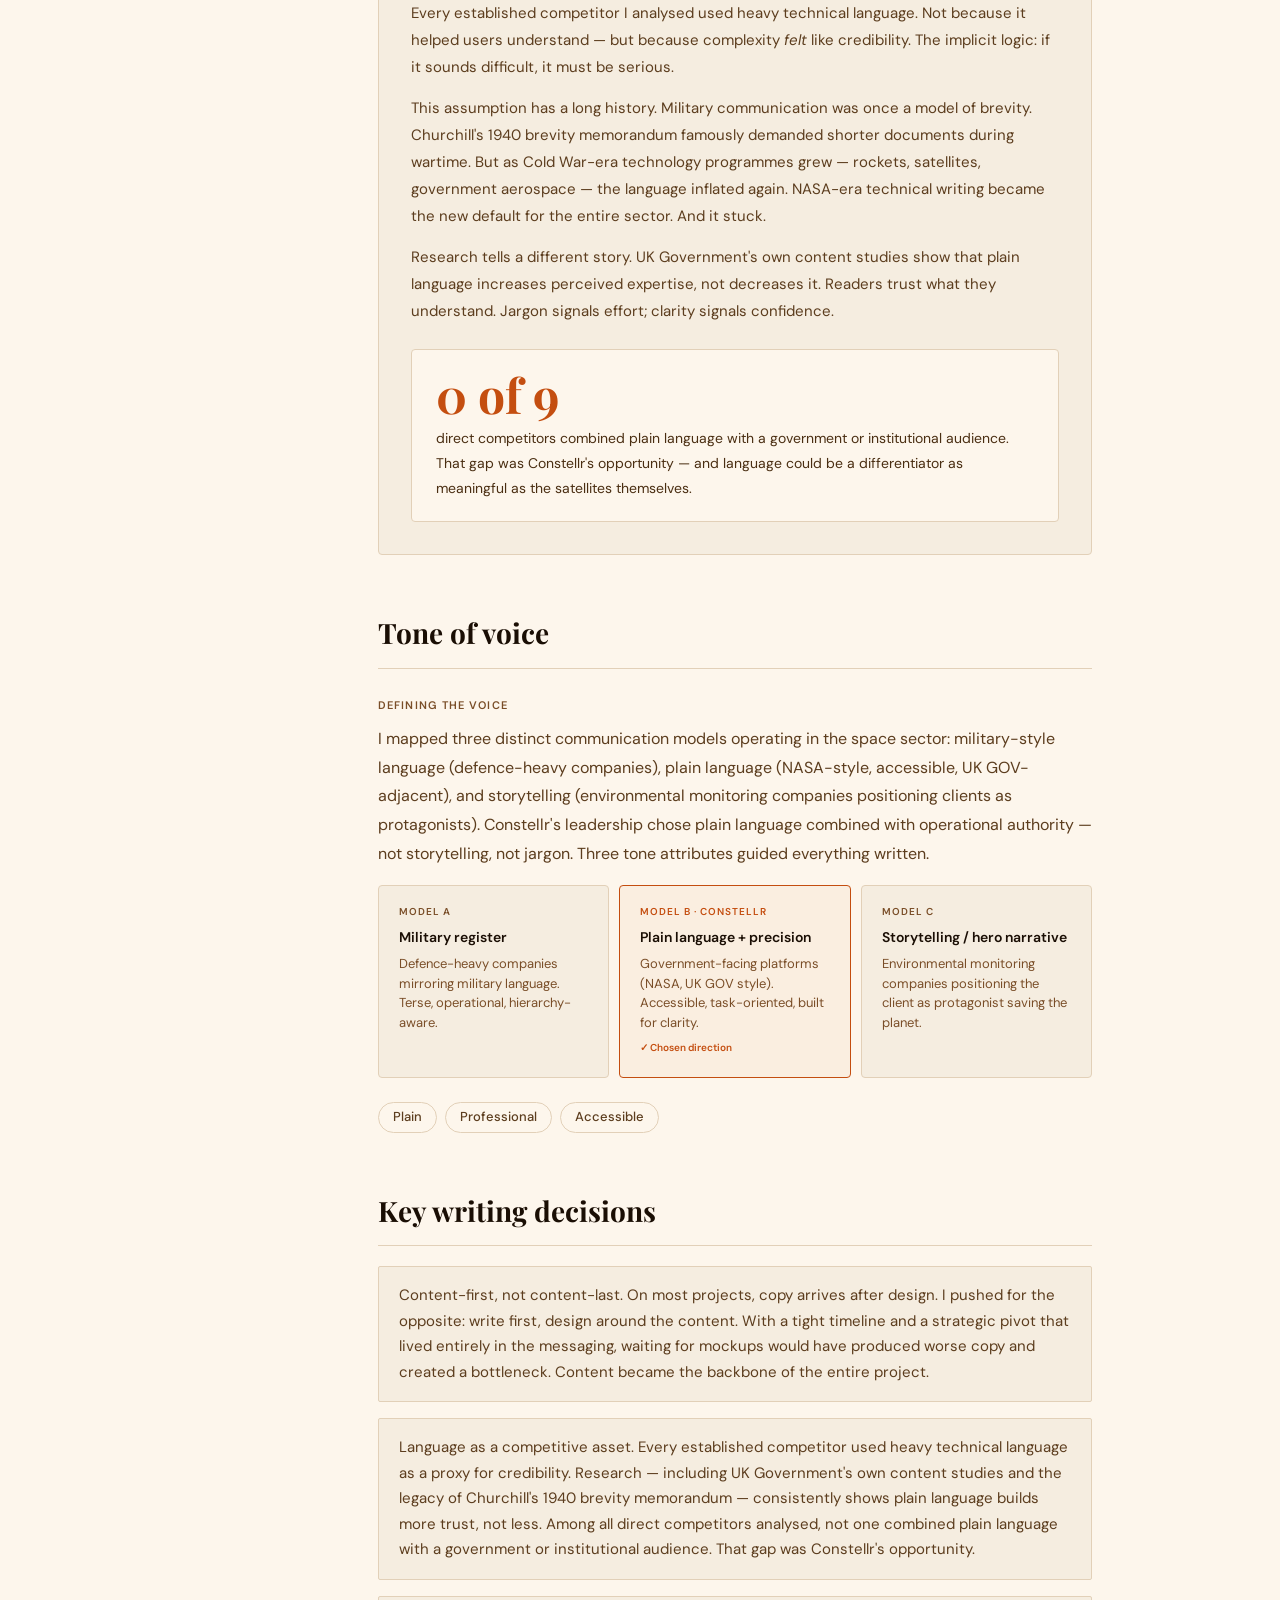
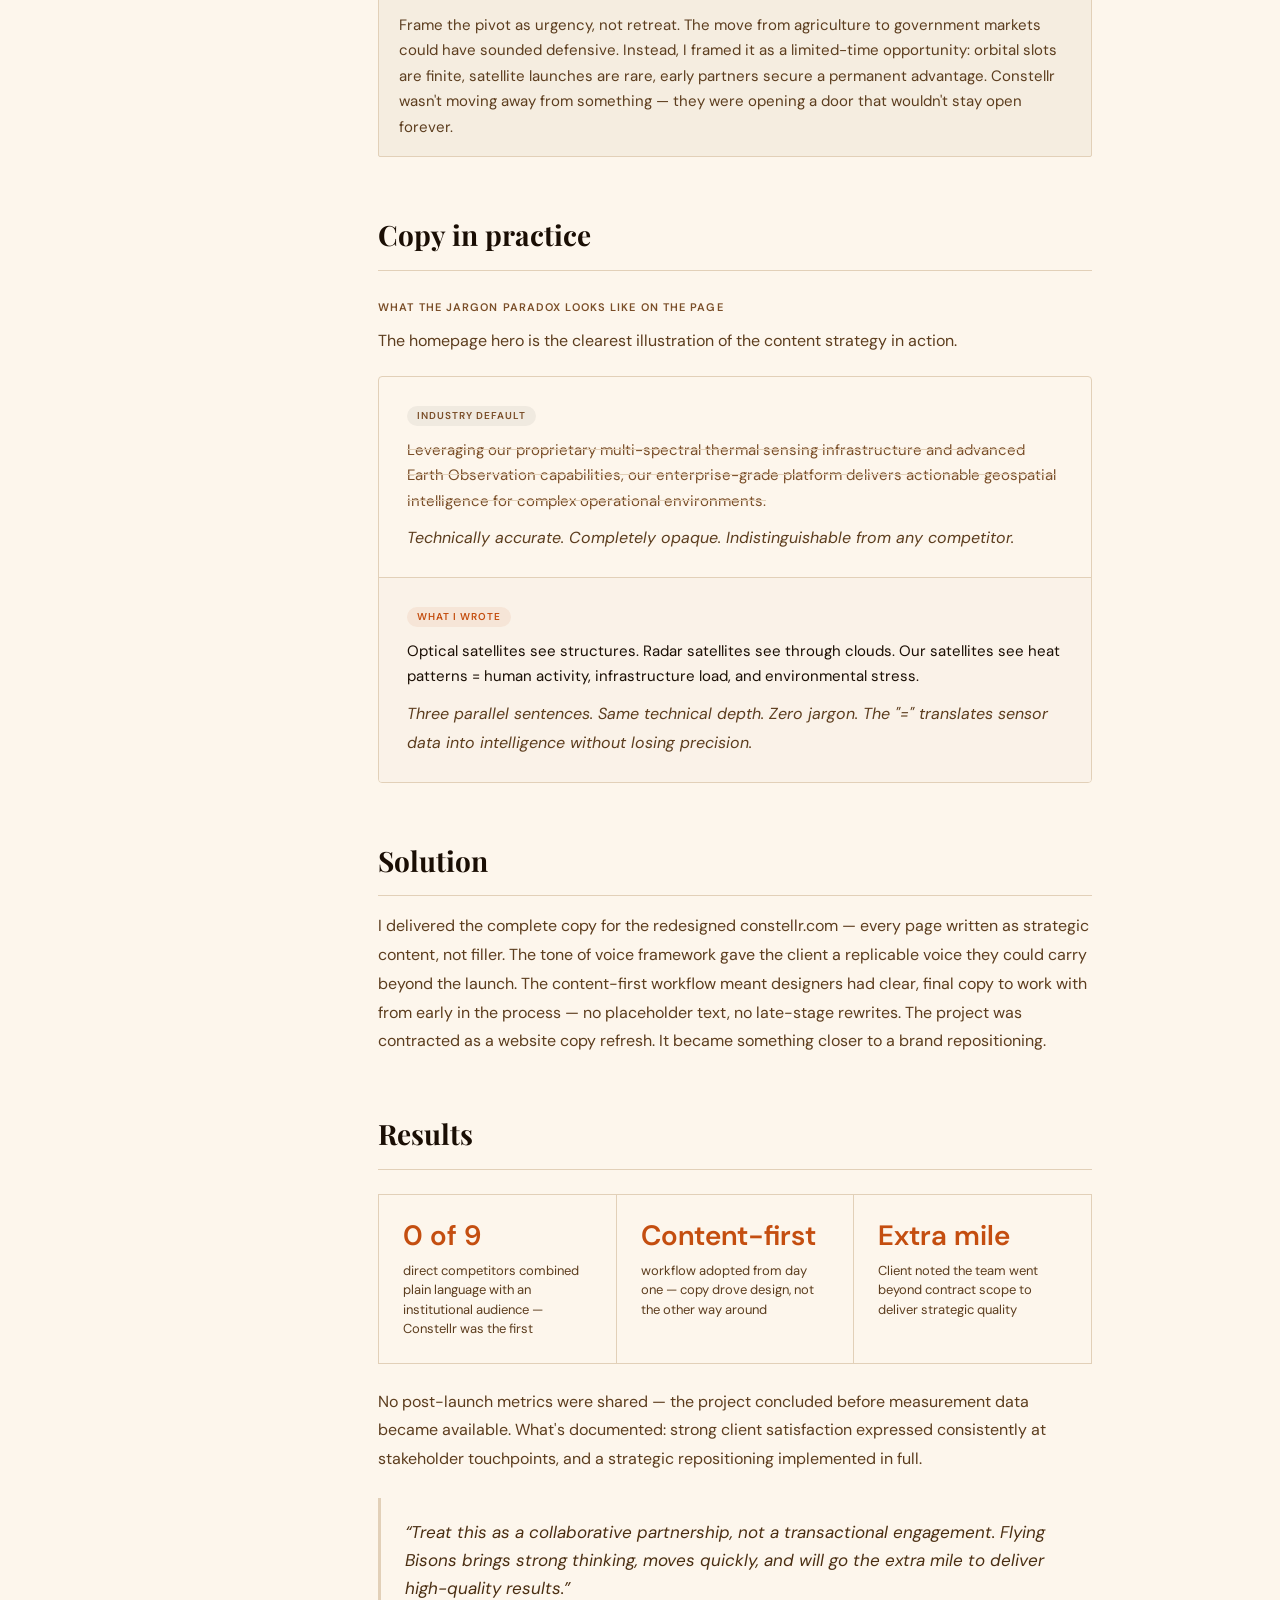
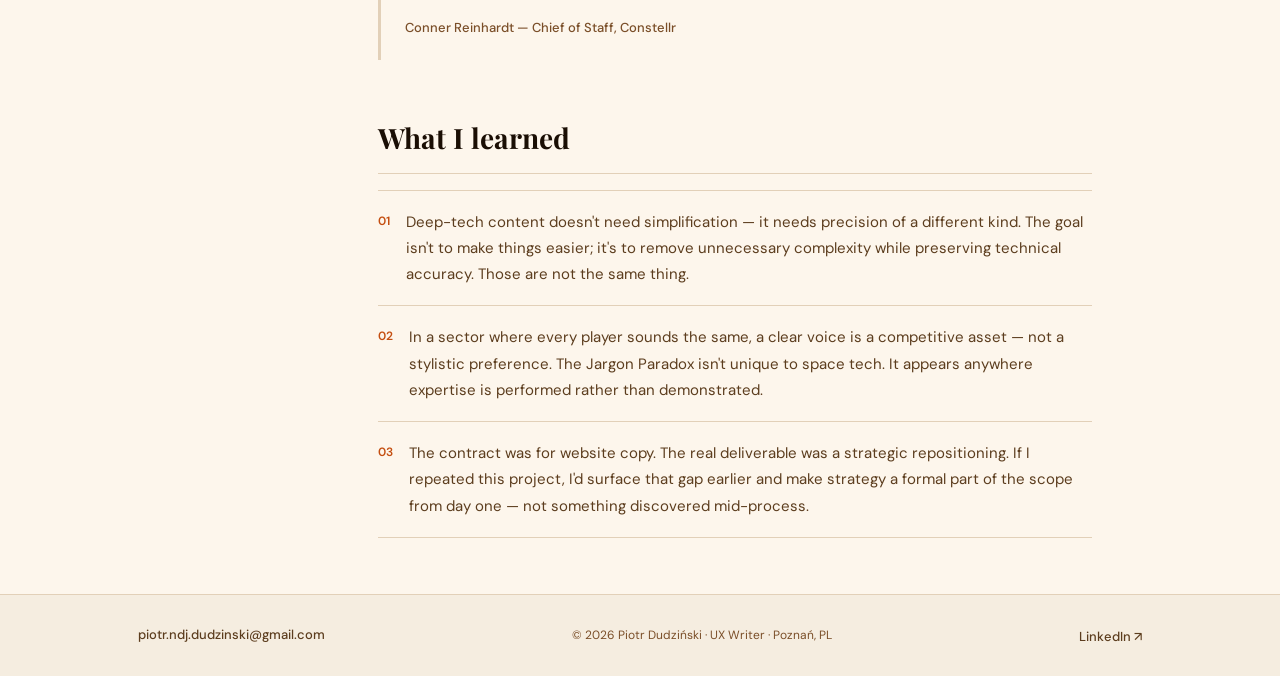
<file: case-study-constellr.html>
<!DOCTYPE html>
<html lang="en">
<head>
  <meta charset="UTF-8">
  <meta name="viewport" content="width=device-width, initial-scale=1.0">
  <title>Case study: Constellr — Piotr Dudziński UX Writer</title>
  <link rel="preconnect" href="https://fonts.googleapis.com">
  <link rel="preconnect" href="https://fonts.gstatic.com" crossorigin>
  <link href="https://fonts.googleapis.com/css2?family=DM+Sans:opsz,wght@9..40,400;9..40,500;9..40,600&family=Playfair+Display:ital,wght@0,700;1,700&display=swap" rel="stylesheet">
  <style>
    :root {
      --bg: #fdf6ec; --bg-alt: #f5ede000; --ink: #1a0e04; --ink-mid: #4a2e12;
      --ink-soft: #5c3d1e; --ink-muted: #7a4e28; --border: #c9a88200;
      --border-light: #e2d0b8; --accent: #c44e10; --accent-hover: #a33c0a;
      --serif: 'Playfair Display', Georgia, serif;
      --sans: 'DM Sans', Helvetica, sans-serif;
    }
    *, *::before, *::after { box-sizing: border-box; margin: 0; padding: 0; }
    html { scroll-behavior: smooth; }
    body { background: var(--bg); color: var(--ink); font-family: var(--sans); font-size: 16px; line-height: 1.6; -webkit-font-smoothing: antialiased; }
    a { color: inherit; text-decoration: none; }

    nav { position: sticky; top: 0; z-index: 100; background: var(--bg-alt); border-bottom: 1.5px solid var(--border); display: flex; justify-content: space-between; align-items: center; padding: 0 48px; height: 64px; }
    .nav-logo { font-family: var(--serif); font-size: 18px; font-weight: 700; color: var(--ink); letter-spacing: -0.01em; }
    .nav-links { display: flex; gap: 36px; align-items: center; }
    .nav-links a { font-size: 14px; font-weight: 500; color: var(--ink-soft); transition: color 0.15s; }
    .nav-links a:hover { color: var(--ink); }
    .container { max-width: 760px; margin: 0 auto; padding: 0 48px; }

    .case-hero { padding: 64px 0 48px; border-bottom: 1.5px solid var(--border-light); margin-bottom: 56px; }
    .back-link { display: inline-flex; align-items: center; gap: 6px; color: var(--ink-muted); font-size: 12px; font-weight: 600; letter-spacing: 0.08em; text-transform: uppercase; margin-bottom: 32px; transition: color 0.15s; }
    .back-link:hover { color: var(--accent); }
    .back-link::before { content: "←"; }
    .case-tag { display: inline-flex; align-items: center; background: var(--accent); color: #fff; border-radius: 20px; padding: 3px 12px; font-size: 11px; font-weight: 600; letter-spacing: 0.07em; text-transform: uppercase; margin-bottom: 20px; }
    .case-hero h1 { font-family: var(--serif); font-size: clamp(28px, 5vw, 44px); font-weight: 700; line-height: 1.1; letter-spacing: -0.02em; color: var(--ink); margin-bottom: 20px; }
    .lead { font-size: 18px; line-height: 1.75; color: var(--ink-mid); max-width: 640px; margin-bottom: 40px; }
    .case-meta { display: flex; gap: 40px; flex-wrap: wrap; }
    .meta-item { display: flex; flex-direction: column; gap: 4px; }
    .meta-label { font-size: 10px; font-weight: 600; letter-spacing: 0.1em; text-transform: uppercase; color: var(--ink-muted); }
    .meta-value { font-size: 14px; font-weight: 500; color: var(--ink-mid); }

    .case-section { margin-bottom: 56px; }
    .case-section h2 { font-family: var(--serif); font-size: 28px; font-weight: 700; color: var(--ink); margin-bottom: 16px; padding-bottom: 12px; border-bottom: 1.5px solid var(--border-light); }
    .case-section h3 { font-size: 11px; font-weight: 600; letter-spacing: 0.1em; text-transform: uppercase; color: var(--ink-muted); margin: 28px 0 10px; }
    .case-section p { font-size: 16px; line-height: 1.8; color: var(--ink-soft); margin-bottom: 16px; }
    .case-section p:last-child { margin-bottom: 0; }

    .callout { background: #f5ede0; border-left: 3px solid var(--accent); padding: 20px 24px; margin: 24px 0; border-radius: 0 4px 4px 0; }
    .callout p { font-family: var(--sans); font-style: italic; font-size: 17px; color: var(--ink-mid); margin: 0; }
    .callout p::before { content: "\201C"; }
    .callout p::after { content: "\201D"; }

    .deliverables { display: grid; grid-template-columns: repeat(auto-fit, minmax(200px, 1fr)); gap: 8px; margin: 20px 0; }
    .deliverable { background: #f5ede0; border: 1px solid var(--border-light); border-radius: 2px; padding: 12px 16px; font-size: 14px; color: var(--ink-mid); }
    .deliverable::before { content: "✓ "; color: var(--accent); font-weight: 600; }

    .decisions { display: flex; flex-direction: column; gap: 16px; margin: 20px 0; }
    .decision { background: #f5ede0; border: 1px solid var(--border-light); border-radius: 2px; padding: 16px 20px; font-size: 15px; color: var(--ink-soft); line-height: 1.7; }

    .results-grid { display: grid; grid-template-columns: repeat(3, 1fr); gap: 1px; background: var(--border-light); border: 1px solid var(--border-light); margin: 24px 0; }
    .result-card { background: var(--bg); padding: 24px; }
    .result-number { font-family: var(--sans); font-size: 28px; font-weight: 600; color: var(--accent); line-height: 1.2; }
    .result-desc { font-size: 13px; color: var(--ink-soft); margin-top: 8px; line-height: 1.5; }

    .result-quote-block { border-left: 3px solid var(--border-light); padding: 20px 24px; margin: 24px 0; }
    .result-quote-block blockquote { font-family: var(--sans); font-style: italic; font-size: 17px; line-height: 1.65; color: var(--ink-mid); margin-bottom: 12px; }
    .result-quote-block blockquote::before { content: "\201C"; }
    .result-quote-block blockquote::after { content: "\201D"; }
    .result-quote-block cite { font-size: 13px; font-style: normal; color: var(--ink-muted); font-weight: 500; }

    .lessons-list { display: flex; flex-direction: column; margin: 8px 0; }
    .lesson-item { padding: 18px 0; border-bottom: 1px solid var(--border-light); display: flex; gap: 16px; }
    .lesson-item:first-child { border-top: 1px solid var(--border-light); }
    .lesson-num { font-size: 12px; font-weight: 600; color: var(--accent); flex-shrink: 0; padding-top: 3px; }
    .lesson-item p { font-size: 15px; line-height: 1.75; color: var(--ink-soft); margin: 0; }

    /* Competitor table */
    .comp-table-wrap { margin: 20px 0; overflow-x: auto; border: 1px solid var(--border-light); border-radius: 4px; }
    .comp-table { width: 100%; border-collapse: collapse; font-size: 13px; }
    .comp-table thead { background: #f5ede0; }
    .comp-table th { font-size: 10px; font-weight: 600; letter-spacing: 0.1em; text-transform: uppercase; color: var(--ink-muted); padding: 10px 14px; text-align: left; border-bottom: 1px solid var(--border-light); white-space: nowrap; }
    .comp-table td { padding: 10px 14px; border-bottom: 1px solid var(--border-light); vertical-align: top; color: var(--ink-soft); line-height: 1.5; }
    .comp-table tr:last-child td { border-bottom: none; }
    .comp-table tr:hover td { background: #faf2e8; }
    .td-co { font-weight: 600; color: var(--ink) !important; white-space: nowrap; }
    .td-note { font-size: 10px; color: var(--ink-muted); font-weight: 400; display: block; }
    .th-c, .td-c { text-align: center !important; white-space: nowrap; }
    .td-plain { font-size: 11px; font-weight: 600; }
    .td-plain.yes     { color: #2a7a40; }
    .td-plain.no      { color: #b03020; }
    .td-plain.partial { color: #a06010; }
    .tag-sm { display: inline-block; font-size: 10px; font-weight: 600; padding: 2px 8px; border-radius: 20px; white-space: nowrap; margin: 1px 2px 1px 0; }
    .tag-sm.b2g      { background: rgba(30,107,138,0.10); color: #1e6b8a; }
    .tag-sm.b2b      { background: rgba(0,0,0,0.05); color: var(--ink-muted); }
    .tag-sm.b2c      { background: rgba(40,160,80,0.10); color: #2a7a40; }
    .tag-sm.plain    { background: rgba(40,160,80,0.10); color: #2a7a40; }
    .tag-sm.story    { background: rgba(120,80,180,0.10); color: #7050a0; }
    .tag-sm.military { background: rgba(30,107,138,0.10); color: #1e6b8a; }
    .tag-sm.corporate{ background: rgba(0,0,0,0.05); color: var(--ink-muted); }
    .tag-sm.technical{ background: rgba(196,78,16,0.10); color: #b04010; }

    /* Jargon Paradox */
    .jargon-box { background: #f5ede0; border: 1px solid var(--border-light); border-radius: 4px; padding: 32px; margin: 20px 0; }
    .jargon-box h3 { font-family: var(--serif); font-size: 22px; font-weight: 700; color: var(--ink); margin-bottom: 16px; text-transform: none; letter-spacing: normal; }
    .jargon-box p { font-size: 15px; line-height: 1.8; color: var(--ink-soft); margin-bottom: 14px; }
    .jargon-box p:last-child { margin-bottom: 0; }
    .jargon-stat { margin-top: 24px; background: var(--bg); border: 1px solid var(--border-light); border-radius: 4px; padding: 20px 24px; }
    .jargon-stat .num { font-family: var(--serif); font-size: 48px; font-weight: 700; color: var(--accent); line-height: 1; margin-bottom: 8px; }
    .jargon-stat p { font-size: 14px; color: var(--ink-mid); margin: 0; }

    /* ToV cards */
    .tov-grid { display: grid; grid-template-columns: repeat(3, 1fr); gap: 10px; margin: 16px 0 24px; }
    .tov-card { background: #f5ede0; border: 1px solid var(--border-light); border-radius: 4px; padding: 18px 20px; }
    .tov-card.chosen { border-color: var(--accent); background: rgba(196,78,16,0.05); }
    .tov-card-label { font-size: 10px; font-weight: 600; letter-spacing: 0.1em; text-transform: uppercase; color: var(--ink-muted); margin-bottom: 6px; }
    .tov-card.chosen .tov-card-label { color: var(--accent); }
    .tov-card h4 { font-size: 14px; font-weight: 600; color: var(--ink); margin-bottom: 6px; }
    .tov-card p { font-size: 13px; color: var(--ink-muted); margin: 0; line-height: 1.5; }
    .tov-chosen { display: inline-block; margin-top: 8px; font-size: 10px; font-weight: 600; color: var(--accent); }
    .tov-chosen::before { content: "✓ "; }
    .tov-attrs { display: flex; gap: 8px; flex-wrap: wrap; margin-top: 16px; }
    .tov-attr { font-size: 13px; font-weight: 500; color: var(--ink-soft); border: 1.5px solid var(--border-light); padding: 4px 14px; border-radius: 20px; }

    /* Copy example */
    .copy-example { border: 1px solid var(--border-light); border-radius: 4px; overflow: hidden; margin: 20px 0; }
    .copy-col { padding: 24px 28px; }
    .copy-col + .copy-col { border-top: 1px solid var(--border-light); background: #faf2e8; }
    .copy-badge { display: inline-block; font-size: 10px; font-weight: 600; letter-spacing: 0.1em; text-transform: uppercase; padding: 2px 10px; border-radius: 20px; margin-bottom: 12px; }
    .copy-badge.before { background: rgba(0,0,0,0.05); color: var(--ink-muted); }
    .copy-badge.after  { background: rgba(196,78,16,0.08); color: var(--accent); }
    .copy-col blockquote { font-size: 15px; line-height: 1.7; color: var(--ink); font-style: normal; }
    .copy-col blockquote.muted { color: var(--ink-muted); text-decoration: line-through; text-decoration-color: var(--border-light); }
    .copy-note { margin-top: 10px; font-size: 13px; color: var(--ink-muted); font-style: italic; }

    footer { background: #f5ede0; border-top: 1.5px solid var(--border-light); }
    .footer-inner { max-width: 1100px; margin: 0 auto; padding: 28px 48px; display: flex; justify-content: space-between; align-items: center; gap: 24px; flex-wrap: wrap; }
    .footer-email, .footer-linkedin { font-size: 13px; font-weight: 500; color: var(--ink-soft); }
    .footer-center { font-size: 12px; color: var(--ink-muted); }

    /* TOC sidebar */
    .case-layout { display: flex; align-items: flex-start; gap: 0; position: relative; max-width: 1000px; margin: 0 auto; padding: 0 48px; }
    .case-content { flex: 1; min-width: 0; }
    .toc-sidebar { width: 190px; flex-shrink: 0; position: sticky; top: 80px; align-self: flex-start; padding: 0 32px 0 0; }
    .toc-nav { display: flex; flex-direction: column; }
    .toc-item { display: flex; align-items: baseline; gap: 10px; padding: 9px 0; text-decoration: none; }
    .toc-num { font-family: 'Courier New', monospace; font-size: 10px; letter-spacing: 0.02em; color: #9B8B70; flex-shrink: 0; transition: color 0.2s; }
    .toc-label { font-size: 12px; font-weight: 400; color: #9B8B70; line-height: 1.35; transition: color 0.2s, font-weight 0.15s; }
    .toc-item.active .toc-num, .toc-item.active .toc-label { color: #2A2018; }
    .toc-item.active .toc-label { font-weight: 600; }
    .toc-item:hover .toc-num, .toc-item:hover .toc-label { color: #5C4E3A; }

    @media (max-width: 900px) { .toc-sidebar { display: none; } .case-layout { display: block; padding: 0 24px; } }
    @media (max-width: 768px) {
      nav { padding: 16px 24px; height: auto; flex-wrap: wrap; gap: 12px; }
      .container { padding: 0 24px; }
      .case-hero { padding: 40px 0 32px; margin-bottom: 40px; }
      .case-meta { gap: 20px; }
      .results-grid, .tov-grid { grid-template-columns: 1fr; }
      .footer-inner { padding: 24px; flex-direction: column; align-items: flex-start; }
    }
  </style>
</head>
<body data-case-file="case-constellr.txt">

<nav>
  <a href="index.html" class="nav-logo">Piotr Dudziński</a>
  <div class="nav-links">
    <a href="index.html">Work</a>
    <a href="index.html#contact">Contact</a>
  </div>
</nav>

<main>
  <div class="container">
    <header class="case-hero">
      <a class="back-link" href="index.html">All projects</a>
      <div class="case-tag" data-content="HERO_TAG"></div>
      <h1 data-content="HERO_TITLE"></h1>
      <p class="lead" data-content="HERO_LEAD"></p>
      <div class="case-meta">
        <div class="meta-item">
          <span class="meta-label">Client</span>
          <span class="meta-value" data-content="META_CLIENT"></span>
        </div>
        <div class="meta-item">
          <span class="meta-label">Year</span>
          <span class="meta-value" data-content="META_YEAR"></span>
        </div>
        <div class="meta-item">
          <span class="meta-label">My role</span>
          <span class="meta-value" data-content="META_ROLE"></span>
        </div>
        <div class="meta-item">
          <span class="meta-label">Tools</span>
          <span class="meta-value" data-content="META_TOOLS"></span>
        </div>
      </div>
    </header>
  </div>

  <div class="case-layout">
    <aside class="toc-sidebar" aria-label="Table of contents">
      <nav class="toc-nav" id="toc-nav">
        <a href="#company"   class="toc-item"><span class="toc-num">[ 01 ]</span><span class="toc-label">Company &amp; product</span></a>
        <a href="#scope"     class="toc-item"><span class="toc-num">[ 02 ]</span><span class="toc-label">Scope of work</span></a>
        <a href="#research"  class="toc-item"><span class="toc-num">[ 03 ]</span><span class="toc-label">Domain research</span></a>
        <a href="#jargon"    class="toc-item"><span class="toc-num">[ 04 ]</span><span class="toc-label">The Jargon Paradox</span></a>
        <a href="#tov"       class="toc-item"><span class="toc-num">[ 05 ]</span><span class="toc-label">Tone of voice</span></a>
        <a href="#decisions" class="toc-item"><span class="toc-num">[ 06 ]</span><span class="toc-label">Writing decisions</span></a>
        <a href="#copy"      class="toc-item"><span class="toc-num">[ 07 ]</span><span class="toc-label">Copy in practice</span></a>
        <a href="#solution"  class="toc-item"><span class="toc-num">[ 08 ]</span><span class="toc-label">Solution</span></a>
        <a href="#results"   class="toc-item"><span class="toc-num">[ 09 ]</span><span class="toc-label">Results</span></a>
        <a href="#learned"   class="toc-item"><span class="toc-num">[ 10 ]</span><span class="toc-label">What I learned</span></a>
      </nav>
    </aside>

    <div class="case-content">

      <section class="case-section" id="company">
        <h2>Company and product</h2>
        <p data-content="CONTEXT_P1"></p>
        <p data-content="CONTEXT_P2"></p>
        <div class="callout"><p data-content="CONTEXT_QUOTE"></p></div>
      </section>

      <section class="case-section" id="scope">
        <h2>Scope of work</h2>
        <p data-content="COMPANY_SCOPE"></p>
        <div class="deliverables">
          <div class="deliverable" data-content="DELIVERABLE_1"></div>
          <div class="deliverable" data-content="DELIVERABLE_2"></div>
          <div class="deliverable" data-content="DELIVERABLE_3"></div>
          <div class="deliverable" data-content="DELIVERABLE_4"></div>
          <div class="deliverable" data-content="DELIVERABLE_5"></div>
        </div>
      </section>

      <section class="case-section" id="research">
        <h2>Domain research</h2>
        <h3>Understanding the domain</h3>
        <p data-content="PROCESS_DOMAIN"></p>
        <h3>Competitor content audit</h3>
        <p data-content="PROCESS_AUDIT"></p>
        <div class="comp-table-wrap">
          <table class="comp-table">
            <thead>
              <tr>
                <th>Company</th><th>Model</th><th>Sector</th><th>Communication style</th><th>Tone</th><th class="th-c">Plain?</th>
              </tr>
            </thead>
            <tbody>
              <tr>
                <td class="td-co">NASA</td>
                <td><span class="tag-sm b2c">B2C / B2G</span></td>
                <td>Space, Earth obs., science</td>
                <td>Plain language + storytelling. Reference model for accessible government communication.</td>
                <td><span class="tag-sm plain">Plain</span> <span class="tag-sm story">Storytelling</span></td>
                <td class="td-c td-plain yes">Yes</td>
              </tr>
              <tr>
                <td class="td-co">ICEYE</td>
                <td><span class="tag-sm b2g">B2B / B2G</span></td>
                <td>SAR imagery, defence, disaster response</td>
                <td>Technical-military. Precise, jargon-heavy.</td>
                <td><span class="tag-sm military">Military</span></td>
                <td class="td-c td-plain no">No</td>
              </tr>
              <tr>
                <td class="td-co">Planet Labs</td>
                <td><span class="tag-sm b2g">B2B / B2G</span></td>
                <td>Earth observation, agri, government</td>
                <td>Accessible + environmental mission narrative. Closer to storytelling than military.</td>
                <td><span class="tag-sm story">Storytelling</span></td>
                <td class="td-c td-plain partial">Partial</td>
              </tr>
              <tr>
                <td class="td-co">OroraTech</td>
                <td><span class="tag-sm b2b">B2B / B2C</span></td>
                <td>Wildfire detection, thermal satellites</td>
                <td>Hero narrative — client as protagonist saving the world from fires. Indirect competitor; different thermal application.</td>
                <td><span class="tag-sm story">Storytelling</span></td>
                <td class="td-c td-plain partial">Partial</td>
              </tr>
              <tr>
                <td class="td-co">Vantor <span class="td-note">ex-Maxar</span></td>
                <td><span class="tag-sm b2g">B2G / B2B</span></td>
                <td>Satellite imagery, defence, intelligence</td>
                <td>Corporate-technical, government-grade. Heavy on credentials and capability specs.</td>
                <td><span class="tag-sm corporate">Corporate</span></td>
                <td class="td-c td-plain no">No</td>
              </tr>
              <tr>
                <td class="td-co">Airbus D&amp;S</td>
                <td><span class="tag-sm b2g">B2B / B2G</span></td>
                <td>Defence, aerospace, satellites</td>
                <td>Corporate-technical. Jargon-heavy, traditional defence communication.</td>
                <td><span class="tag-sm corporate">Corporate</span></td>
                <td class="td-c td-plain no">No</td>
              </tr>
              <tr>
                <td class="td-co">Northrop Grumman</td>
                <td><span class="tag-sm b2g">B2G</span></td>
                <td>Defence, space systems</td>
                <td>Military-corporate. Very formal, jargon dominates.</td>
                <td><span class="tag-sm military">Military</span></td>
                <td class="td-c td-plain no">No</td>
              </tr>
              <tr>
                <td class="td-co">Palantir</td>
                <td><span class="tag-sm b2g">B2G / B2B</span></td>
                <td>Data analytics, intelligence</td>
                <td>Direct and bold — relatively clean for the government sector. Military-adjacent, not jargon-heavy.</td>
                <td><span class="tag-sm military">Military</span></td>
                <td class="td-c td-plain partial">Partial</td>
              </tr>
              <tr>
                <td class="td-co">ASML</td>
                <td><span class="tag-sm b2b">B2B</span></td>
                <td>Semiconductor equipment</td>
                <td>Communication benchmark: extremely complex technology, increasingly well-explained.</td>
                <td><span class="tag-sm technical">Technical</span></td>
                <td class="td-c td-plain partial">Partial</td>
              </tr>
            </tbody>
          </table>
        </div>
      </section>

      <section class="case-section" id="jargon">
        <h2>The Jargon Paradox</h2>
        <div class="jargon-box">
          <h3>Why complexity isn't credibility</h3>
          <p>Every established competitor I analysed used heavy technical language. Not because it helped users understand — but because complexity <em>felt</em> like credibility. The implicit logic: if it sounds difficult, it must be serious.</p>
          <p>This assumption has a long history. Military communication was once a model of brevity. Churchill's 1940 brevity memorandum famously demanded shorter documents during wartime. But as Cold War-era technology programmes grew — rockets, satellites, government aerospace — the language inflated again. NASA-era technical writing became the new default for the entire sector. And it stuck.</p>
          <p>Research tells a different story. UK Government's own content studies show that plain language increases perceived expertise, not decreases it. Readers trust what they understand. Jargon signals effort; clarity signals confidence.</p>
          <div class="jargon-stat">
            <div class="num">0 of 9</div>
            <p>direct competitors combined plain language with a government or institutional audience. That gap was Constellr's opportunity — and language could be a differentiator as meaningful as the satellites themselves.</p>
          </div>
        </div>
      </section>

      <section class="case-section" id="tov">
        <h2>Tone of voice</h2>
        <h3>Defining the voice</h3>
        <p data-content="PROCESS_TONE"></p>
        <div class="tov-grid">
          <div class="tov-card">
            <div class="tov-card-label">Model A</div>
            <h4>Military register</h4>
            <p>Defence-heavy companies mirroring military language. Terse, operational, hierarchy-aware.</p>
          </div>
          <div class="tov-card chosen">
            <div class="tov-card-label">Model B · Constellr</div>
            <h4>Plain language + precision</h4>
            <p>Government-facing platforms (NASA, UK GOV style). Accessible, task-oriented, built for clarity.</p>
            <span class="tov-chosen">Chosen direction</span>
          </div>
          <div class="tov-card">
            <div class="tov-card-label">Model C</div>
            <h4>Storytelling / hero narrative</h4>
            <p>Environmental monitoring companies positioning the client as protagonist saving the planet.</p>
          </div>
        </div>
        <div class="tov-attrs">
          <span class="tov-attr">Plain</span>
          <span class="tov-attr">Professional</span>
          <span class="tov-attr">Accessible</span>
        </div>
      </section>

      <section class="case-section" id="decisions">
        <h2>Key writing decisions</h2>
        <div class="decisions">
          <div class="decision" data-content="DECISION_1"></div>
          <div class="decision" data-content="DECISION_2"></div>
          <div class="decision" data-content="DECISION_3"></div>
        </div>
      </section>

      <section class="case-section" id="copy">
        <h2>Copy in practice</h2>
        <h3>What the Jargon Paradox looks like on the page</h3>
        <p>The homepage hero is the clearest illustration of the content strategy in action.</p>
        <div class="copy-example">
          <div class="copy-col">
            <span class="copy-badge before">Industry default</span>
            <blockquote class="muted">Leveraging our proprietary multi-spectral thermal sensing infrastructure and advanced Earth Observation capabilities, our enterprise-grade platform delivers actionable geospatial intelligence for complex operational environments.</blockquote>
            <p class="copy-note">Technically accurate. Completely opaque. Indistinguishable from any competitor.</p>
          </div>
          <div class="copy-col">
            <span class="copy-badge after">What I wrote</span>
            <blockquote>Optical satellites see structures. Radar satellites see through clouds. Our satellites see heat patterns = human activity, infrastructure load, and environmental stress.</blockquote>
            <p class="copy-note">Three parallel sentences. Same technical depth. Zero jargon. The "=" translates sensor data into intelligence without losing precision.</p>
          </div>
        </div>
      </section>

      <section class="case-section" id="solution">
        <h2>Solution</h2>
        <p data-content="SOLUTION_P1"></p>
      </section>

      <section class="case-section" id="results">
        <h2>Results</h2>
        <div class="results-grid">
          <div class="result-card">
            <div class="result-number" data-content="RESULT_1_NUM"></div>
            <div class="result-desc" data-content="RESULT_1_DESC"></div>
          </div>
          <div class="result-card">
            <div class="result-number" data-content="RESULT_2_NUM"></div>
            <div class="result-desc" data-content="RESULT_2_DESC"></div>
          </div>
          <div class="result-card">
            <div class="result-number" data-content="RESULT_3_NUM"></div>
            <div class="result-desc" data-content="RESULT_3_DESC"></div>
          </div>
        </div>
        <p data-content="RESULT_CONTEXT"></p>
        <div class="result-quote-block">
          <blockquote data-content="RESULT_QUOTE"></blockquote>
          <cite data-content="RESULT_QUOTE_AUTHOR"></cite>
        </div>
      </section>

      <section class="case-section" id="learned">
        <h2>What I learned</h2>
        <div class="lessons-list">
          <div class="lesson-item">
            <span class="lesson-num">01</span>
            <p data-content="LESSONS_P1"></p>
          </div>
          <div class="lesson-item">
            <span class="lesson-num">02</span>
            <p data-content="LESSONS_P2"></p>
          </div>
          <div class="lesson-item">
            <span class="lesson-num">03</span>
            <p data-content="LESSONS_P3"></p>
          </div>
        </div>
      </section>

    </div>
  </div>
</main>

<footer>
  <div class="footer-inner">
    <a href="mailto:piotr.ndj.dudzinski@gmail.com" class="footer-email">piotr.ndj.dudzinski@gmail.com</a>
    <span class="footer-center">© 2026 Piotr Dudziński · UX Writer · Poznań, PL</span>
    <div>
      <a href="https://www.linkedin.com/in/uxw-piotr-dudzinski/" target="_blank" rel="noopener" class="footer-linkedin">LinkedIn ↗</a>
    </div>
  </div>
</footer>

<script src="content/parser.js"></script>
<script src="content/loader.js"></script>
<script>
(function () {
  function initToc() {
    var items = document.querySelectorAll('.toc-item');
    if (!items.length) return;
    var sectionIds = Array.from(items).map(function (a) {
      return a.getAttribute('href').replace('#', '');
    });
    var found = sectionIds.some(function (id) { return !!document.getElementById(id); });
    if (!found) { setTimeout(initToc, 150); return; }
    function updateActive() {
      var current = sectionIds[0];
      sectionIds.forEach(function (id) {
        var el = document.getElementById(id);
        if (el && el.getBoundingClientRect().top < 140) current = id;
      });
      items.forEach(function (a) {
        var id = a.getAttribute('href').replace('#', '');
        a.classList.toggle('active', id === current);
      });
    }
    items.forEach(function (a) {
      a.addEventListener('click', function () {
        items.forEach(function (i) { i.classList.remove('active'); });
        a.classList.add('active');
      });
    });
    window.addEventListener('scroll', updateActive, { passive: true });
    updateActive();
  }
  initToc();
})();
</script>
</body>
</html>
</file>
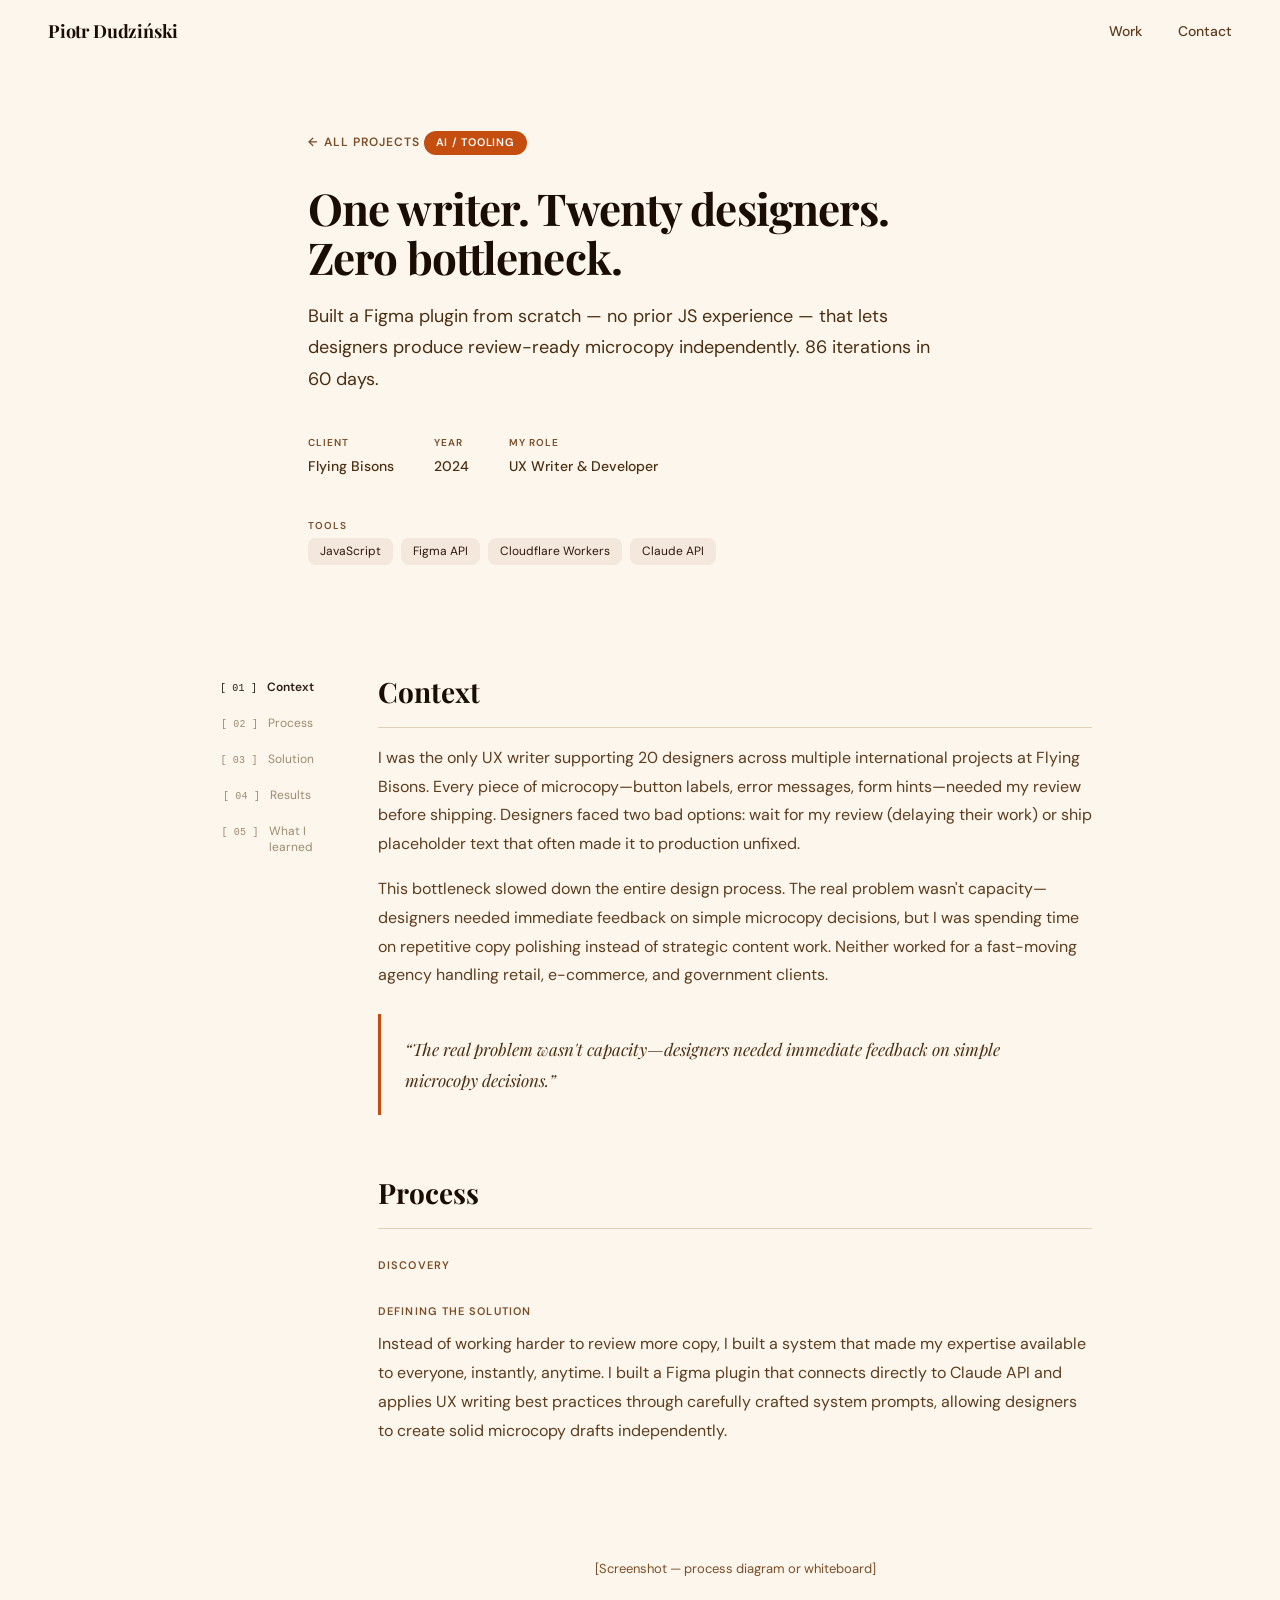
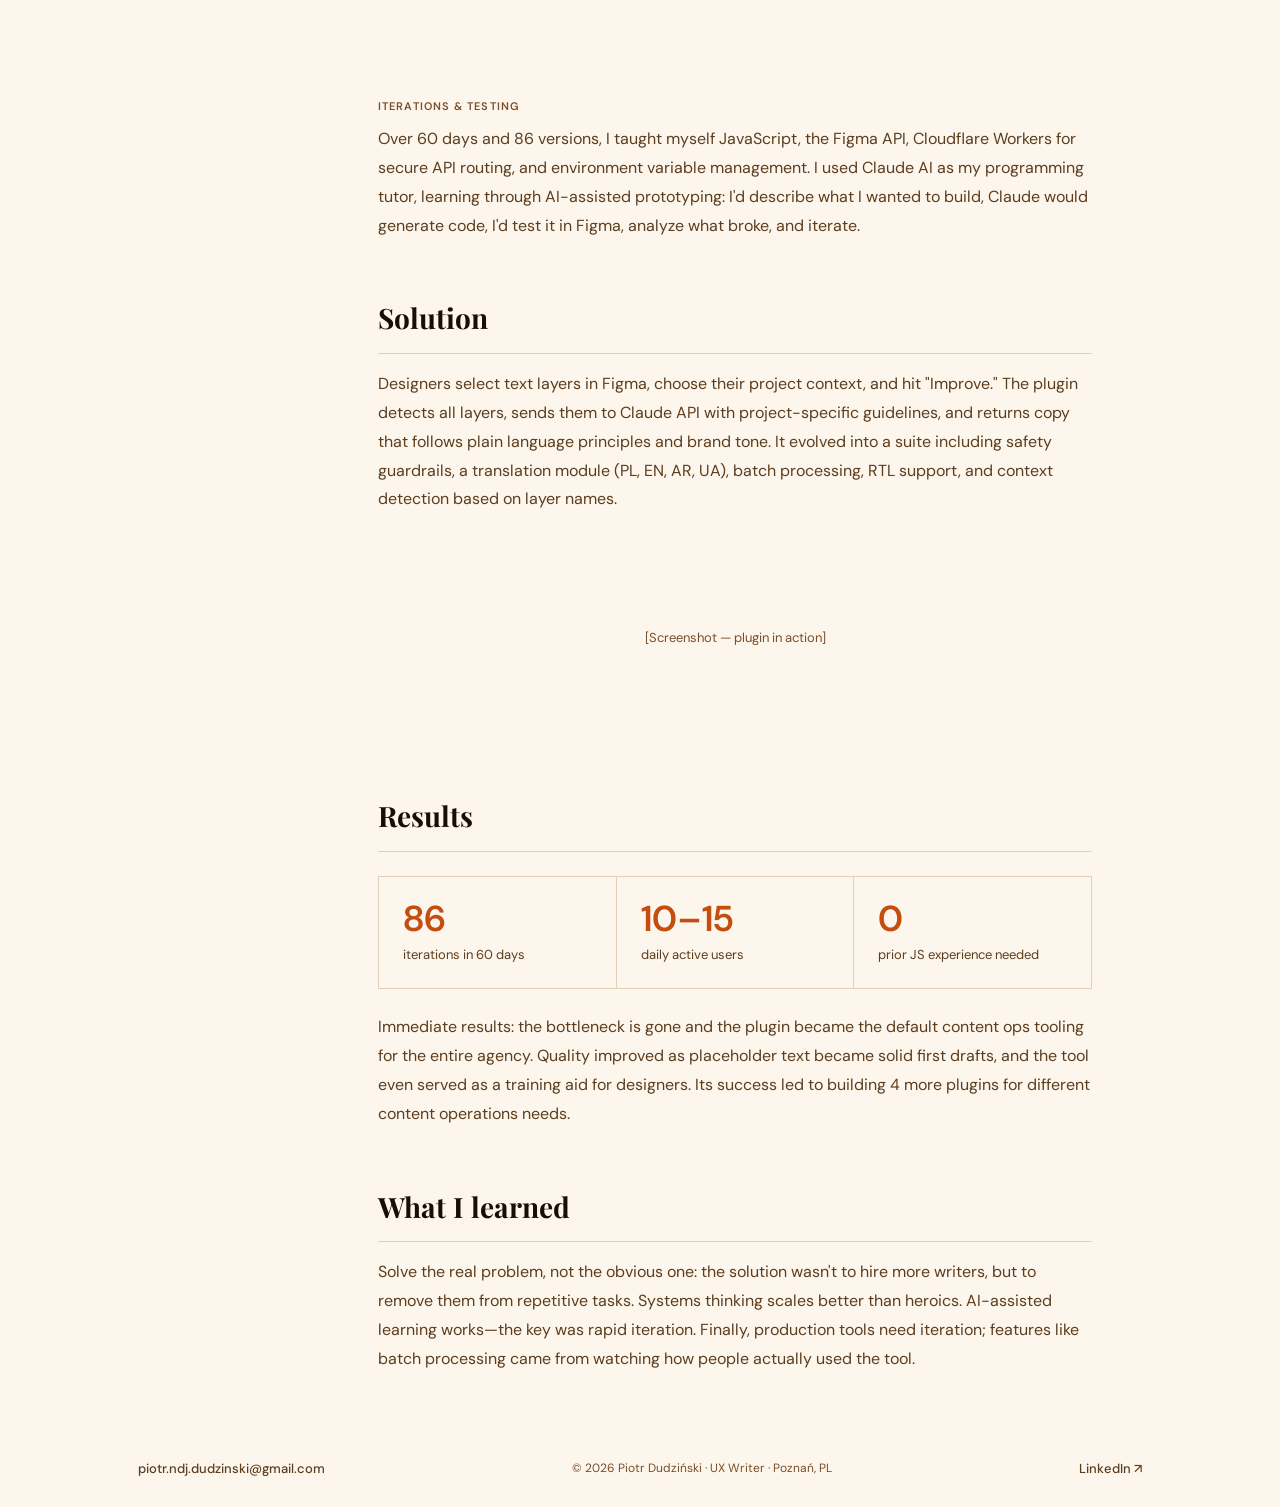
<file: case-study-figma.html>
<!DOCTYPE html>
<html lang="en">
<head>
  <meta charset="UTF-8">
  <meta name="viewport" content="width=device-width, initial-scale=1.0">
  <title>Case study: Figma plugin — Piotr Dudziński UX Writer</title>
  <link rel="preconnect" href="https://fonts.googleapis.com">
  <link rel="preconnect" href="https://fonts.gstatic.com" crossorigin>
  <link href="https://fonts.googleapis.com/css2?family=DM+Sans:opsz,wght@9..40,400;9..40,500;9..40,600&family=Playfair+Display:ital,wght@0,700;1,700&display=swap" rel="stylesheet">
  <style>
    :root {
      --bg: #fdf6ec; --bg-alt: #f5ede000; --ink: #1a0e04; --ink-mid: #4a2e12;
      --ink-soft: #5c3d1e; --ink-muted: #7a4e28; --border: #c9a88200;
      --border-light: #e2d0b8; --accent: #c44e10; --accent-hover: #a33c0a;
      --serif: 'Playfair Display', Georgia, serif;
      --sans: 'DM Sans', Helvetica, sans-serif;
    }
    *, *::before, *::after { box-sizing: border-box; margin: 0; padding: 0; }
    html { scroll-behavior: smooth; }
    body { background: var(--bg); color: var(--ink); font-family: var(--sans); font-size: 16px; line-height: 1.6; -webkit-font-smoothing: antialiased; }
    a { color: inherit; text-decoration: none; }

    nav { position: sticky; top: 0; z-index: 100; background: var(--bg-alt); border-bottom: 1.5px solid var(--border); display: flex; justify-content: space-between; align-items: center; padding: 0 48px; height: 64px; }
    .nav-logo { font-family: var(--serif); font-size: 18px; font-weight: 700; color: var(--ink); letter-spacing: -0.01em; }
    .nav-links { display: flex; gap: 36px; align-items: center; }
    .nav-links a { font-size: 14px; font-weight: 500; color: var(--ink-soft); transition: color 0.15s; }
    .nav-links a:hover { color: var(--ink); }
    .container { max-width: 760px; margin: 0 auto; padding: 0 48px; }

    .case-hero { padding: 64px 0 48px; border-bottom: 1.5px solid var(--border); margin-bottom: 56px; }
    .back-link { display: inline-flex; align-items: center; gap: 6px; color: var(--ink-muted); font-size: 12px; font-weight: 600; letter-spacing: 0.08em; text-transform: uppercase; margin-bottom: 32px; transition: color 0.15s; }
    .back-link:hover { color: var(--accent); }
    .back-link::before { content: "←"; }
    .case-tag { display: inline-flex; align-items: center; background: var(--accent); color: #fff; border-radius: 20px; padding: 3px 12px; font-size: 11px; font-weight: 600; letter-spacing: 0.07em; text-transform: uppercase; margin-bottom: 20px; }
    .case-hero h1 { font-family: var(--serif); font-size: clamp(28px, 5vw, 44px); font-weight: 700; line-height: 1.1; letter-spacing: -0.02em; color: var(--ink); margin-bottom: 20px; }
    .lead { font-size: 18px; line-height: 1.75; color: var(--ink-mid); max-width: 640px; margin-bottom: 40px; }
    .case-meta { display: flex; gap: 40px; flex-wrap: wrap; }
    .meta-item { display: flex; flex-direction: column; gap: 4px; }
    .meta-label { font-size: 10px; font-weight: 600; letter-spacing: 0.1em; text-transform: uppercase; color: var(--ink-muted); }
    .meta-value { font-size: 14px; font-weight: 500; color: var(--ink-mid); }

    .case-section { margin-bottom: 56px; }
    .case-section h2 { font-family: var(--serif); font-size: 28px; font-weight: 700; color: var(--ink); margin-bottom: 16px; padding-bottom: 12px; border-bottom: 1.5px solid var(--border-light); }
    .case-section h3 { font-size: 11px; font-weight: 600; letter-spacing: 0.1em; text-transform: uppercase; color: var(--ink-muted); margin: 28px 0 10px; }
    .case-section p { font-size: 16px; line-height: 1.8; color: var(--ink-soft); margin-bottom: 16px; }
    .case-section p:last-child { margin-bottom: 0; }
    .case-section ul { color: var(--ink-soft); padding-left: 20px; margin-bottom: 16px; }
    .case-section li { line-height: 1.7; margin-bottom: 6px; }

    .callout { background: var(--bg-alt); border-left: 3px solid var(--accent); padding: 20px 24px; margin: 24px 0; border-radius: 0 4px 4px 0; }
    .callout p { font-family: var(--serif); font-style: italic; font-size: 17px; color: var(--ink-mid); margin: 0; }
    .callout p::before { content: "\201C"; }
    .callout p::after { content: "\201D"; }

    .img-placeholder { background: var(--bg-alt); border: 1px dashed var(--border); border-radius: 4px; height: 200px; display: flex; align-items: center; justify-content: center; color: var(--ink-muted); font-size: 13px; margin: 24px 0; }

    .results-grid { display: grid; grid-template-columns: repeat(3, 1fr); gap: 1px; background: var(--border-light); border: 1px solid var(--border-light); margin: 24px 0; }
    .result-card { background: var(--bg); padding: 24px; }
    .result-number { font-family: var(--sans); font-size: 36px; font-weight: 600; color: var(--accent); line-height: 1; }
    .result-desc { font-size: 13px; color: var(--ink-soft); margin-top: 8px; line-height: 1.5; }

    footer { background: var(--bg-alt); border-top: 1.5px solid var(--border); }
    .footer-inner { max-width: 1100px; margin: 0 auto; padding: 28px 48px; display: flex; justify-content: space-between; align-items: center; gap: 24px; flex-wrap: wrap; }
    .footer-email { font-size: 13px; font-weight: 500; color: var(--ink-soft); }
    .footer-email:hover { color: var(--ink); }
    .footer-center { font-size: 12px; color: var(--ink-muted); }
    .footer-right { display: flex; gap: 20px; align-items: center; }
    .footer-linkedin { font-size: 13px; font-weight: 500; color: var(--ink-soft); }
    .tag { display: inline-block; padding: 4px 12px; border-radius: 8px; font-size: 12px; font-weight: 400; background: rgba(141, 58, 26, 0.08); color: #2D1A0E; }
    .tags-row { display: flex; flex-wrap: wrap; gap: 8px; }

    @media (max-width: 768px) {
      nav { padding: 16px 24px; height: auto; flex-wrap: wrap; gap: 12px; }
      .nav-links { gap: 16px; }
      .container { padding: 0 24px; }
      .case-hero { padding: 40px 0 32px; margin-bottom: 40px; }
      .case-meta { gap: 20px; }
      .results-grid { grid-template-columns: 1fr; }
      .footer-inner { padding: 24px; flex-direction: column; align-items: flex-start; }
    }

    /* === TOC SIDEBAR === */
    .case-layout {
      display: flex;
      align-items: flex-start;
      gap: 0;
      position: relative;
      max-width: 1000px;
      margin: 0 auto;
      padding: 0 48px;
    }
    .case-content { flex: 1; min-width: 0; }
    .toc-sidebar {
      width: 190px;
      flex-shrink: 0;
      position: sticky;
      top: 80px;
      align-self: flex-start;
      padding: 0 32px 0 0;
    }
    .toc-nav { display: flex; flex-direction: column; }
    .toc-item {
      display: flex;
      align-items: baseline;
      gap: 10px;
      padding: 9px 0;
      text-decoration: none;
      cursor: pointer;
    }
    .toc-num {
      font-family: 'Courier New', monospace;
      font-size: 10px;
      letter-spacing: 0.02em;
      color: #9B8B70;
      flex-shrink: 0;
      white-space: nowrap;
      transition: color 0.2s;
    }
    .toc-label {
      font-size: 12px;
      font-weight: 400;
      color: #9B8B70;
      line-height: 1.35;
      transition: color 0.2s, font-weight 0.15s;
    }
    .toc-item.active .toc-num,
    .toc-item.active .toc-label {
      color: #2A2018;
    }
    .toc-item.active .toc-label {
      font-weight: 600;
    }
    .toc-item:hover .toc-num,
    .toc-item:hover .toc-label {
      color: #5C4E3A;
    }
    @media (max-width: 900px) {
      .toc-sidebar { display: none; }
      .case-layout { display: block; padding: 0 24px; }
    }
  </style>
</head>
<body data-case-file="case-figma.txt">

<nav>
  <a href="index.html" class="nav-logo">Piotr Dudziński</a>
  <div class="nav-links">
    <a href="index.html">Work</a>
    <a href="index.html#contact">Contact</a>
  </div>
</nav>

<main>
  <div class="container">

    <header class="case-hero">
      <a class="back-link" href="index.html">All projects</a>
      <div class="case-tag" data-content="HERO_TAG"></div>
      <h1 data-content="HERO_TITLE"></h1>
      <p class="lead" data-content="HERO_LEAD"></p>
      <div class="case-meta">
        <div class="meta-item">
          <span class="meta-label">Client</span>
          <span class="meta-value" data-content="META_CLIENT"></span>
        </div>
        <div class="meta-item">
          <span class="meta-label">Year</span>
          <span class="meta-value" data-content="META_YEAR"></span>
        </div>
        <div class="meta-item">
          <span class="meta-label">My role</span>
          <span class="meta-value" data-content="META_ROLE"></span>
        </div>
        <div class="meta-item">
          <span class="meta-label">Tools</span>
          <span class="meta-value" data-content="META_TOOLS"></span>
        </div>
      </div>
    </header>

  </div>

  <div class="case-layout">
    <aside class="toc-sidebar" aria-label="Table of contents">
      <nav class="toc-nav" id="toc-nav">
        <a href="#context" class="toc-item">
          <span class="toc-num">[ 01 ]</span>
          <span class="toc-label">Context</span>
        </a>
        <a href="#process" class="toc-item">
          <span class="toc-num">[ 02 ]</span>
          <span class="toc-label">Process</span>
        </a>
        <a href="#solution" class="toc-item">
          <span class="toc-num">[ 03 ]</span>
          <span class="toc-label">Solution</span>
        </a>
        <a href="#results" class="toc-item">
          <span class="toc-num">[ 04 ]</span>
          <span class="toc-label">Results</span>
        </a>
        <a href="#learned" class="toc-item">
          <span class="toc-num">[ 05 ]</span>
          <span class="toc-label">What I learned</span>
        </a>
      </nav>
    </aside>
    <div class="case-content">

      <section class="case-section" id="context">
        <h2>Context</h2>
        <p data-content="CONTEXT_P1"></p>
        <p data-content="CONTEXT_P2"></p>
        <div class="callout"><p data-content="CONTEXT_QUOTE"></p></div>
      </section>

      <section class="case-section" id="process">
        <h2>Process</h2>
        <h3>Discovery</h3>
        <p data-content="PROCESS_DISCOVERY"></p>
        <h3>Defining the solution</h3>
        <p data-content="PROCESS_DEFINITION"></p>
        <div class="img-placeholder">[Screenshot — process diagram or whiteboard]</div>
        <h3>Iterations & testing</h3>
        <p data-content="PROCESS_ITERATIONS"></p>
      </section>

      <section class="case-section" id="solution">
        <h2>Solution</h2>
        <p data-content="SOLUTION_P1"></p>
        <div class="img-placeholder">[Screenshot — plugin in action]</div>
      </section>

      <section class="case-section" id="results">
        <h2>Results</h2>
        <div class="results-grid">
          <div class="result-card">
            <div class="result-number" data-content="RESULT_1_NUM"></div>
            <div class="result-desc" data-content="RESULT_1_DESC"></div>
          </div>
          <div class="result-card">
            <div class="result-number" data-content="RESULT_2_NUM"></div>
            <div class="result-desc" data-content="RESULT_2_DESC"></div>
          </div>
          <div class="result-card">
            <div class="result-number" data-content="RESULT_3_NUM"></div>
            <div class="result-desc" data-content="RESULT_3_DESC"></div>
          </div>
        </div>
        <p data-content="RESULT_CONTEXT"></p>
      </section>

      <section class="case-section" id="learned">
        <h2>What I learned</h2>
        <p data-content="LESSONS_P1"></p>
      </section>

    </div>
  </div>
</main>

<footer>
  <div class="footer-inner">
    <a href="mailto:piotr.ndj.dudzinski@gmail.com" class="footer-email">piotr.ndj.dudzinski@gmail.com</a>
    <span class="footer-center">© 2026 Piotr Dudziński · UX Writer · Poznań, PL</span>
    <div class="footer-right">
      <a href="https://www.linkedin.com/in/uxw-piotr-dudzinski/" target="_blank" rel="noopener" class="footer-linkedin">LinkedIn ↗</a>
    </div>
  </div>
</footer>

<script src="content/parser.js"></script>
<script src="content/loader.js"></script>
<script>
(function () {
  function initToc() {
    var items = document.querySelectorAll('.toc-item');
    if (!items.length) return;

    var sectionIds = Array.from(items).map(function (a) {
      return a.getAttribute('href').replace('#', '');
    });

    var found = sectionIds.some(function (id) {
      return !!document.getElementById(id);
    });

    if (!found) {
      setTimeout(initToc, 150);
      return;
    }

    function updateActive() {
      var current = sectionIds[0];
      sectionIds.forEach(function (id) {
        var el = document.getElementById(id);
        if (el && el.getBoundingClientRect().top < 140) current = id;
      });
      items.forEach(function (a) {
        var id = a.getAttribute('href').replace('#', '');
        a.classList.toggle('active', id === current);
      });
    }

    items.forEach(function (a) {
      a.addEventListener('click', function () {
        items.forEach(function (i) { i.classList.remove('active'); });
        a.classList.add('active');
      });
    });

    window.addEventListener('scroll', updateActive, { passive: true });
    updateActive();
  }

  initToc();
})();
</script>
</body>
</html>
</file>
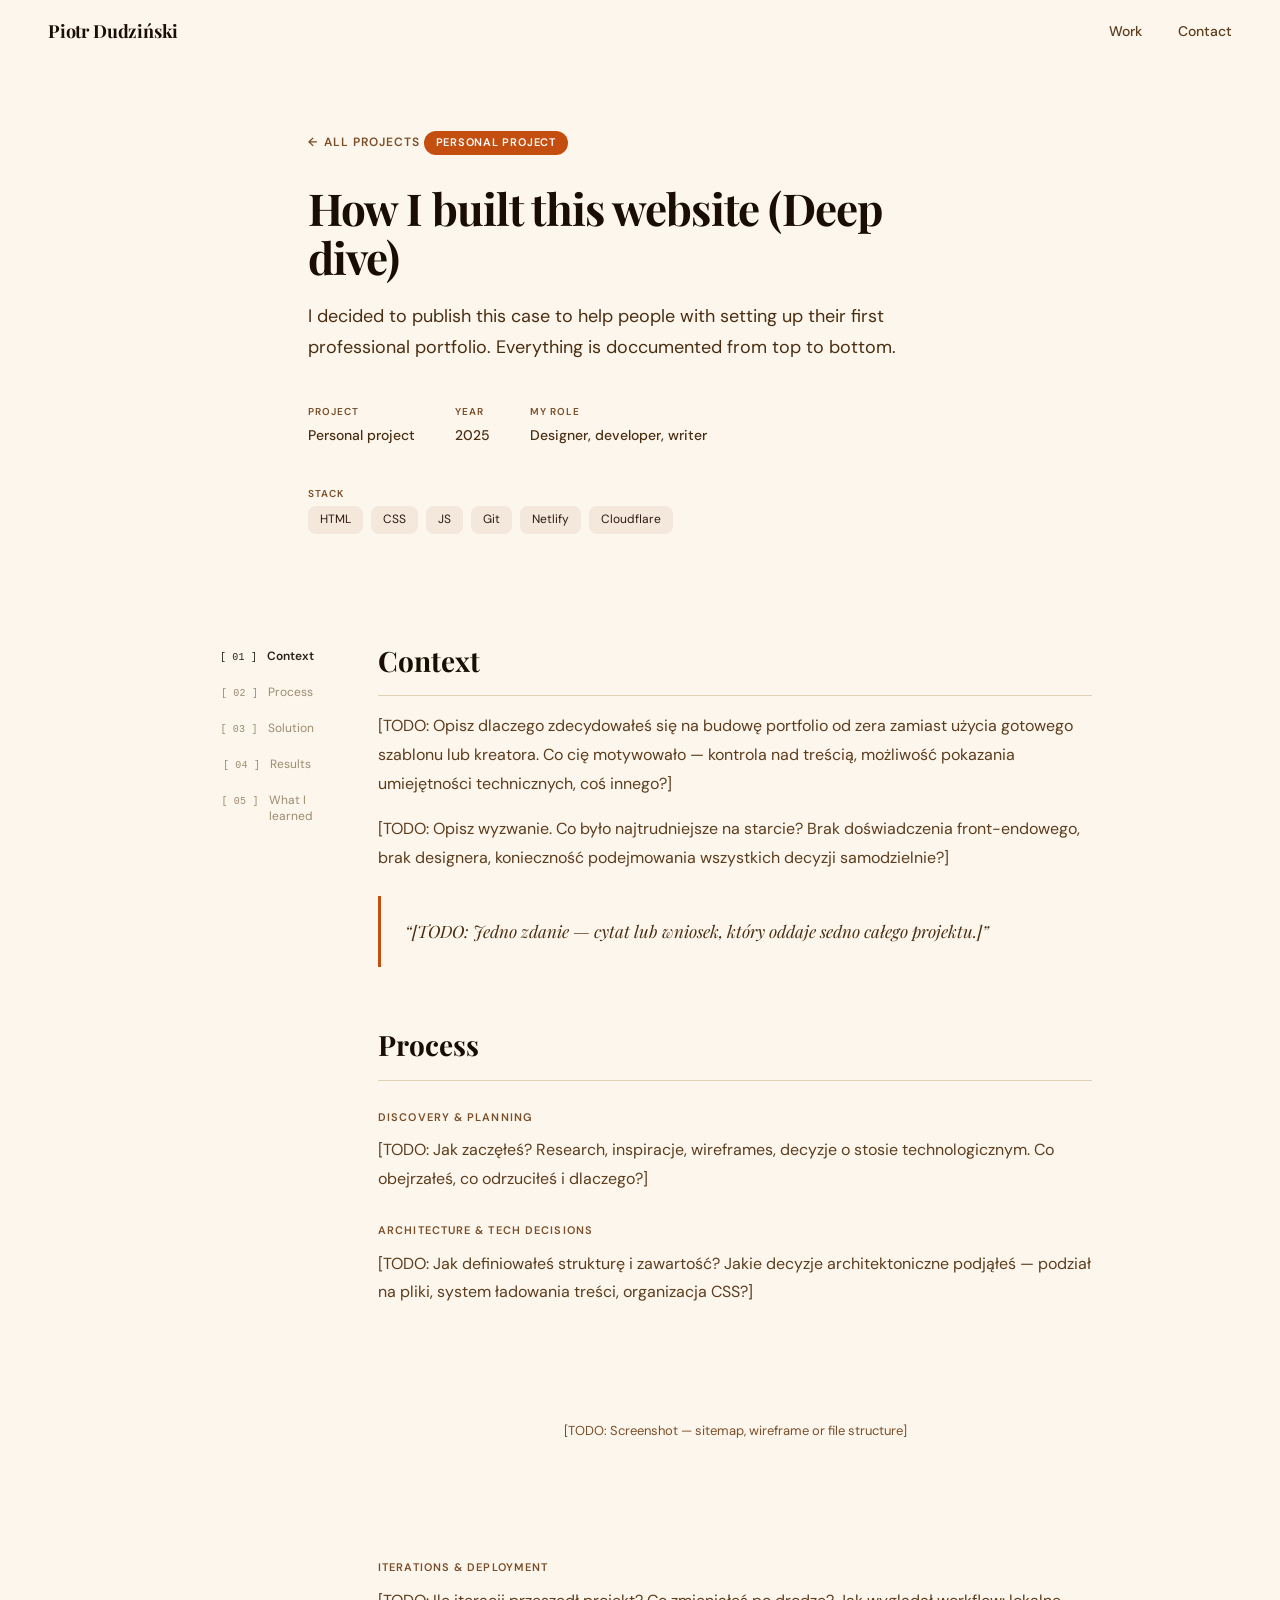
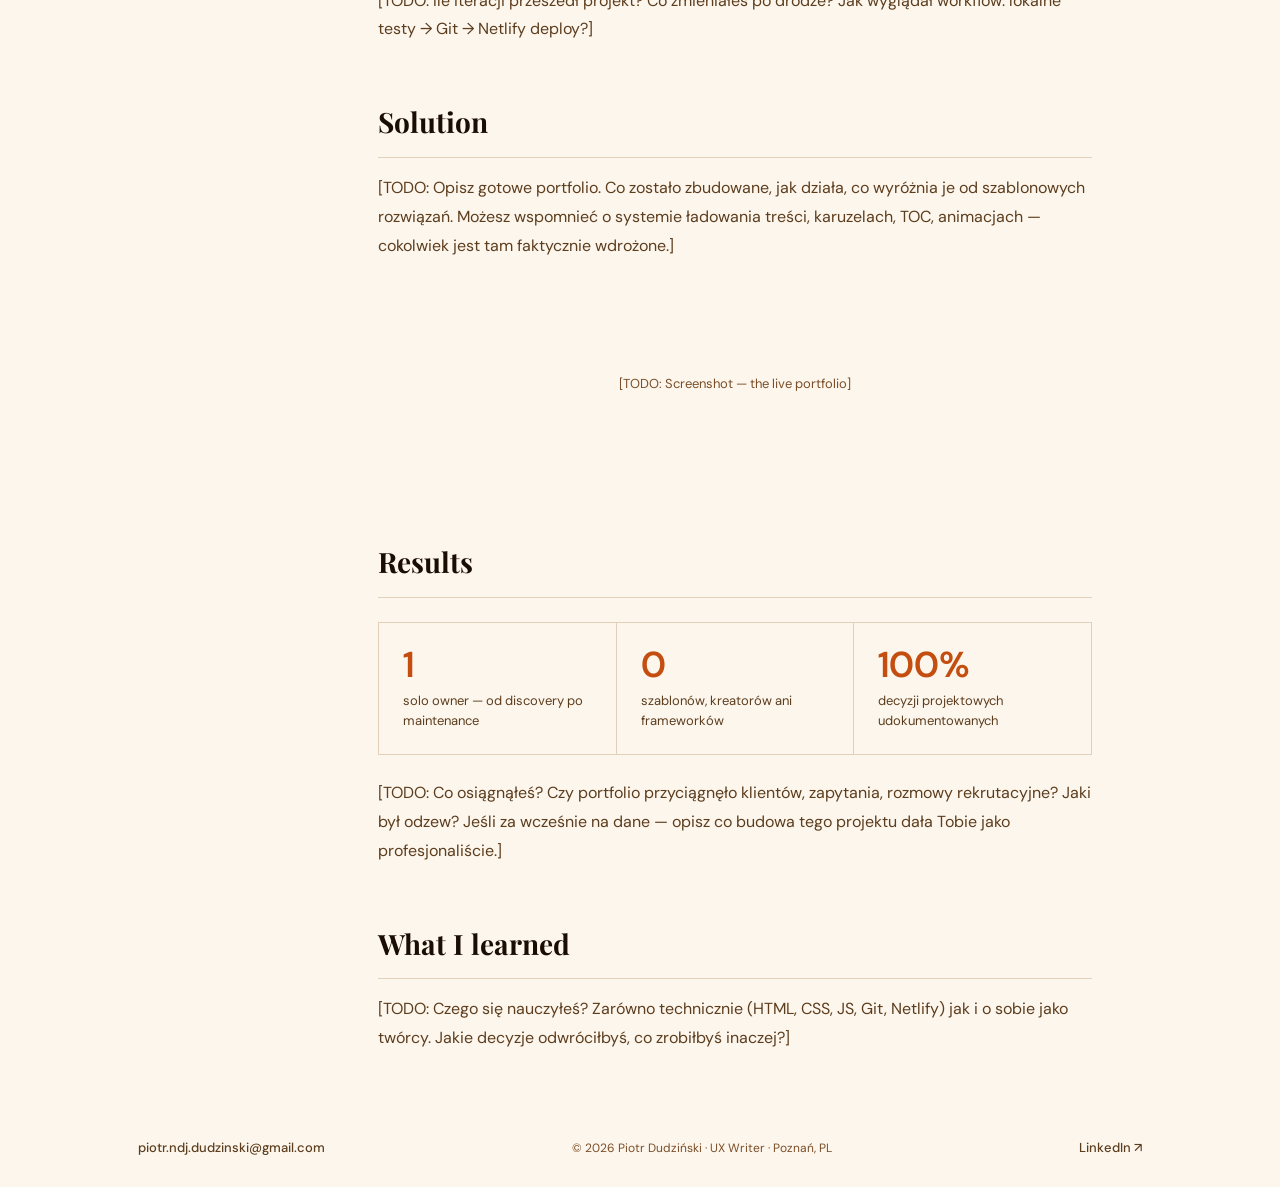
<file: case-study-portfolio.html>
<!DOCTYPE html>
<html lang="en">
<head>
  <meta charset="UTF-8">
  <meta name="viewport" content="width=device-width, initial-scale=1.0">
  <title>Case study: Portfolio — Piotr Dudziński UX Writer</title>
  <link rel="preconnect" href="https://fonts.googleapis.com">
  <link rel="preconnect" href="https://fonts.gstatic.com" crossorigin>
  <link href="https://fonts.googleapis.com/css2?family=DM+Sans:opsz,wght@9..40,400;9..40,500;9..40,600&family=Playfair+Display:ital,wght@0,700;1,700&display=swap" rel="stylesheet">
  <style>
    :root {
      --bg: #fdf6ec; --bg-alt: #f5ede000; --ink: #1a0e04; --ink-mid: #4a2e12;
      --ink-soft: #5c3d1e; --ink-muted: #7a4e28; --border: #c9a88200;
      --border-light: #e2d0b8; --accent: #c44e10; --accent-hover: #a33c0a;
      --serif: 'Playfair Display', Georgia, serif;
      --sans: 'DM Sans', Helvetica, sans-serif;
    }
    *, *::before, *::after { box-sizing: border-box; margin: 0; padding: 0; }
    html { scroll-behavior: smooth; }
    body { background: var(--bg); color: var(--ink); font-family: var(--sans); font-size: 16px; line-height: 1.6; -webkit-font-smoothing: antialiased; }
    a { color: inherit; text-decoration: none; }

    nav { position: sticky; top: 0; z-index: 100; background: var(--bg-alt); border-bottom: 1.5px solid var(--border); display: flex; justify-content: space-between; align-items: center; padding: 0 48px; height: 64px; }
    .nav-logo { font-family: var(--serif); font-size: 18px; font-weight: 700; color: var(--ink); letter-spacing: -0.01em; }
    .nav-links { display: flex; gap: 36px; align-items: center; }
    .nav-links a { font-size: 14px; font-weight: 500; color: var(--ink-soft); transition: color 0.15s; }
    .nav-links a:hover { color: var(--ink); }
    .container { max-width: 760px; margin: 0 auto; padding: 0 48px; }

    .case-hero { padding: 64px 0 48px; border-bottom: 1.5px solid var(--border); margin-bottom: 56px; }
    .back-link { display: inline-flex; align-items: center; gap: 6px; color: var(--ink-muted); font-size: 12px; font-weight: 600; letter-spacing: 0.08em; text-transform: uppercase; margin-bottom: 32px; transition: color 0.15s; }
    .back-link:hover { color: var(--accent); }
    .back-link::before { content: "←"; }
    .case-tag { display: inline-flex; align-items: center; background: var(--accent); color: #fff; border-radius: 20px; padding: 3px 12px; font-size: 11px; font-weight: 600; letter-spacing: 0.07em; text-transform: uppercase; margin-bottom: 20px; }
    .case-hero h1 { font-family: var(--serif); font-size: clamp(28px, 5vw, 44px); font-weight: 700; line-height: 1.1; letter-spacing: -0.02em; color: var(--ink); margin-bottom: 20px; }
    .lead { font-size: 18px; line-height: 1.75; color: var(--ink-mid); max-width: 640px; margin-bottom: 40px; }
    .case-meta { display: flex; gap: 40px; flex-wrap: wrap; }
    .meta-item { display: flex; flex-direction: column; gap: 4px; }
    .meta-label { font-size: 10px; font-weight: 600; letter-spacing: 0.1em; text-transform: uppercase; color: var(--ink-muted); }
    .meta-value { font-size: 14px; font-weight: 500; color: var(--ink-mid); }

    .case-section { margin-bottom: 56px; }
    .case-section h2 { font-family: var(--serif); font-size: 28px; font-weight: 700; color: var(--ink); margin-bottom: 16px; padding-bottom: 12px; border-bottom: 1.5px solid var(--border-light); }
    .case-section h3 { font-size: 11px; font-weight: 600; letter-spacing: 0.1em; text-transform: uppercase; color: var(--ink-muted); margin: 28px 0 10px; }
    .case-section p { font-size: 16px; line-height: 1.8; color: var(--ink-soft); margin-bottom: 16px; }
    .case-section p:last-child { margin-bottom: 0; }
    .case-section ul { color: var(--ink-soft); padding-left: 20px; margin-bottom: 16px; }
    .case-section li { line-height: 1.7; margin-bottom: 6px; }

    .callout { background: var(--bg-alt); border-left: 3px solid var(--accent); padding: 20px 24px; margin: 24px 0; border-radius: 0 4px 4px 0; }
    .callout p { font-family: var(--serif); font-style: italic; font-size: 17px; color: var(--ink-mid); margin: 0; }
    .callout p::before { content: "\201C"; }
    .callout p::after { content: "\201D"; }

    .img-placeholder { background: var(--bg-alt); border: 1px dashed var(--border); border-radius: 4px; height: 200px; display: flex; align-items: center; justify-content: center; color: var(--ink-muted); font-size: 13px; margin: 24px 0; }

    .results-grid { display: grid; grid-template-columns: repeat(3, 1fr); gap: 1px; background: var(--border-light); border: 1px solid var(--border-light); margin: 24px 0; }
    .result-card { background: var(--bg); padding: 24px; }
    .result-number { font-family: var(--sans); font-size: 36px; font-weight: 600; color: var(--accent); line-height: 1; }
    .result-desc { font-size: 13px; color: var(--ink-soft); margin-top: 8px; line-height: 1.5; }

    footer { background: var(--bg-alt); border-top: 1.5px solid var(--border); }
    .footer-inner { max-width: 1100px; margin: 0 auto; padding: 28px 48px; display: flex; justify-content: space-between; align-items: center; gap: 24px; flex-wrap: wrap; }
    .footer-email { font-size: 13px; font-weight: 500; color: var(--ink-soft); }
    .footer-email:hover { color: var(--ink); }
    .footer-center { font-size: 12px; color: var(--ink-muted); }
    .footer-right { display: flex; gap: 20px; align-items: center; }
    .footer-linkedin { font-size: 13px; font-weight: 500; color: var(--ink-soft); }
    .tag { display: inline-block; padding: 4px 12px; border-radius: 8px; font-size: 12px; font-weight: 400; background: rgba(141, 58, 26, 0.08); color: #2D1A0E; }
    .tags-row { display: flex; flex-wrap: wrap; gap: 8px; }

    @media (max-width: 768px) {
      nav { padding: 16px 24px; height: auto; flex-wrap: wrap; gap: 12px; }
      .nav-links { gap: 16px; }
      .container { padding: 0 24px; }
      .case-hero { padding: 40px 0 32px; margin-bottom: 40px; }
      .case-meta { gap: 20px; }
      .results-grid { grid-template-columns: 1fr; }
      .footer-inner { padding: 24px; flex-direction: column; align-items: flex-start; }
    }

    /* === TOC SIDEBAR === */
    .case-layout {
      display: flex;
      align-items: flex-start;
      gap: 0;
      position: relative;
      max-width: 1000px;
      margin: 0 auto;
      padding: 0 48px;
    }
    .case-content { flex: 1; min-width: 0; }
    .toc-sidebar {
      width: 190px;
      flex-shrink: 0;
      position: sticky;
      top: 80px;
      align-self: flex-start;
      padding: 0 32px 0 0;
    }
    .toc-nav { display: flex; flex-direction: column; }
    .toc-item {
      display: flex;
      align-items: baseline;
      gap: 10px;
      padding: 9px 0;
      text-decoration: none;
      cursor: pointer;
    }
    .toc-num {
      font-family: 'Courier New', monospace;
      font-size: 10px;
      letter-spacing: 0.02em;
      color: #9B8B70;
      flex-shrink: 0;
      white-space: nowrap;
      transition: color 0.2s;
    }
    .toc-label {
      font-size: 12px;
      font-weight: 400;
      color: #9B8B70;
      line-height: 1.35;
      transition: color 0.2s, font-weight 0.15s;
    }
    .toc-item.active .toc-num,
    .toc-item.active .toc-label {
      color: #2A2018;
    }
    .toc-item.active .toc-label {
      font-weight: 600;
    }
    .toc-item:hover .toc-num,
    .toc-item:hover .toc-label {
      color: #5C4E3A;
    }
    @media (max-width: 900px) {
      .toc-sidebar { display: none; }
      .case-layout { display: block; padding: 0 24px; }
    }
  </style>
</head>
<body data-case-file="case-portfolio.txt">

<nav>
  <a href="index.html" class="nav-logo">Piotr Dudziński</a>
  <div class="nav-links">
    <a href="index.html">Work</a>
    <a href="index.html#contact">Contact</a>
  </div>
</nav>

<main>
  <div class="container">

    <header class="case-hero">
      <a class="back-link" href="index.html">All projects</a>
      <div class="case-tag" data-content="HERO_TAG"></div>
      <h1 data-content="HERO_TITLE"></h1>
      <p class="lead" data-content="HERO_LEAD"></p>
      <div class="case-meta">
        <div class="meta-item">
          <span class="meta-label">Project</span>
          <span class="meta-value" data-content="META_CLIENT"></span>
        </div>
        <div class="meta-item">
          <span class="meta-label">Year</span>
          <span class="meta-value" data-content="META_YEAR"></span>
        </div>
        <div class="meta-item">
          <span class="meta-label">My role</span>
          <span class="meta-value" data-content="META_ROLE"></span>
        </div>
        <div class="meta-item">
          <span class="meta-label">Stack</span>
          <span class="meta-value" data-content="META_TOOLS"></span>
        </div>
      </div>
    </header>

  </div>

  <div class="case-layout">
    <aside class="toc-sidebar" aria-label="Table of contents">
      <nav class="toc-nav" id="toc-nav">
        <a href="#context" class="toc-item">
          <span class="toc-num">[ 01 ]</span>
          <span class="toc-label">Context</span>
        </a>
        <a href="#process" class="toc-item">
          <span class="toc-num">[ 02 ]</span>
          <span class="toc-label">Process</span>
        </a>
        <a href="#solution" class="toc-item">
          <span class="toc-num">[ 03 ]</span>
          <span class="toc-label">Solution</span>
        </a>
        <a href="#results" class="toc-item">
          <span class="toc-num">[ 04 ]</span>
          <span class="toc-label">Results</span>
        </a>
        <a href="#learned" class="toc-item">
          <span class="toc-num">[ 05 ]</span>
          <span class="toc-label">What I learned</span>
        </a>
      </nav>
    </aside>
    <div class="case-content">

      <!-- TODO: Fill CONTEXT_P1, CONTEXT_P2, CONTEXT_QUOTE in case-portfolio.txt -->
      <section class="case-section" id="context">
        <h2>Context</h2>
        <p data-content="CONTEXT_P1"></p>
        <p data-content="CONTEXT_P2"></p>
        <div class="callout"><p data-content="CONTEXT_QUOTE"></p></div>
      </section>

      <!-- TODO: Fill PROCESS_DISCOVERY, PROCESS_DEFINITION, PROCESS_ITERATIONS in case-portfolio.txt -->
      <section class="case-section" id="process">
        <h2>Process</h2>
        <h3>Discovery & planning</h3>
        <p data-content="PROCESS_DISCOVERY"></p>
        <h3>Architecture & tech decisions</h3>
        <p data-content="PROCESS_DEFINITION"></p>
        <div class="img-placeholder">[TODO: Screenshot — sitemap, wireframe or file structure]</div>
        <h3>Iterations & deployment</h3>
        <p data-content="PROCESS_ITERATIONS"></p>
      </section>

      <!-- TODO: Fill SOLUTION_P1 in case-portfolio.txt -->
      <section class="case-section" id="solution">
        <h2>Solution</h2>
        <p data-content="SOLUTION_P1"></p>
        <div class="img-placeholder">[TODO: Screenshot — the live portfolio]</div>
      </section>

      <!-- TODO: Fill RESULT_CONTEXT in case-portfolio.txt; stats already filled with placeholders -->
      <section class="case-section" id="results">
        <h2>Results</h2>
        <div class="results-grid">
          <div class="result-card">
            <div class="result-number" data-content="RESULT_1_NUM"></div>
            <div class="result-desc" data-content="RESULT_1_DESC"></div>
          </div>
          <div class="result-card">
            <div class="result-number" data-content="RESULT_2_NUM"></div>
            <div class="result-desc" data-content="RESULT_2_DESC"></div>
          </div>
          <div class="result-card">
            <div class="result-number" data-content="RESULT_3_NUM"></div>
            <div class="result-desc" data-content="RESULT_3_DESC"></div>
          </div>
        </div>
        <p data-content="RESULT_CONTEXT"></p>
      </section>

      <!-- TODO: Fill LESSONS_P1 in case-portfolio.txt -->
      <section class="case-section" id="learned">
        <h2>What I learned</h2>
        <p data-content="LESSONS_P1"></p>
      </section>

    </div>
  </div>
</main>

<footer>
  <div class="footer-inner">
    <a href="mailto:piotr.ndj.dudzinski@gmail.com" class="footer-email">piotr.ndj.dudzinski@gmail.com</a>
    <span class="footer-center">© 2026 Piotr Dudziński · UX Writer · Poznań, PL</span>
    <div class="footer-right">
      <a href="https://www.linkedin.com/in/uxw-piotr-dudzinski/" target="_blank" rel="noopener" class="footer-linkedin">LinkedIn ↗</a>
    </div>
  </div>
</footer>

<script src="content/parser.js"></script>
<script src="content/loader.js"></script>
<script>
(function () {
  function initToc() {
    var items = document.querySelectorAll('.toc-item');
    if (!items.length) return;

    var sectionIds = Array.from(items).map(function (a) {
      return a.getAttribute('href').replace('#', '');
    });

    var found = sectionIds.some(function (id) {
      return !!document.getElementById(id);
    });

    if (!found) {
      setTimeout(initToc, 150);
      return;
    }

    function updateActive() {
      var current = sectionIds[0];
      sectionIds.forEach(function (id) {
        var el = document.getElementById(id);
        if (el && el.getBoundingClientRect().top < 140) current = id;
      });
      items.forEach(function (a) {
        var id = a.getAttribute('href').replace('#', '');
        a.classList.toggle('active', id === current);
      });
    }

    items.forEach(function (a) {
      a.addEventListener('click', function () {
        items.forEach(function (i) { i.classList.remove('active'); });
        a.classList.add('active');
      });
    });

    window.addEventListener('scroll', updateActive, { passive: true });
    updateActive();
  }

  initToc();
})();
</script>
</body>
</html>
</file>
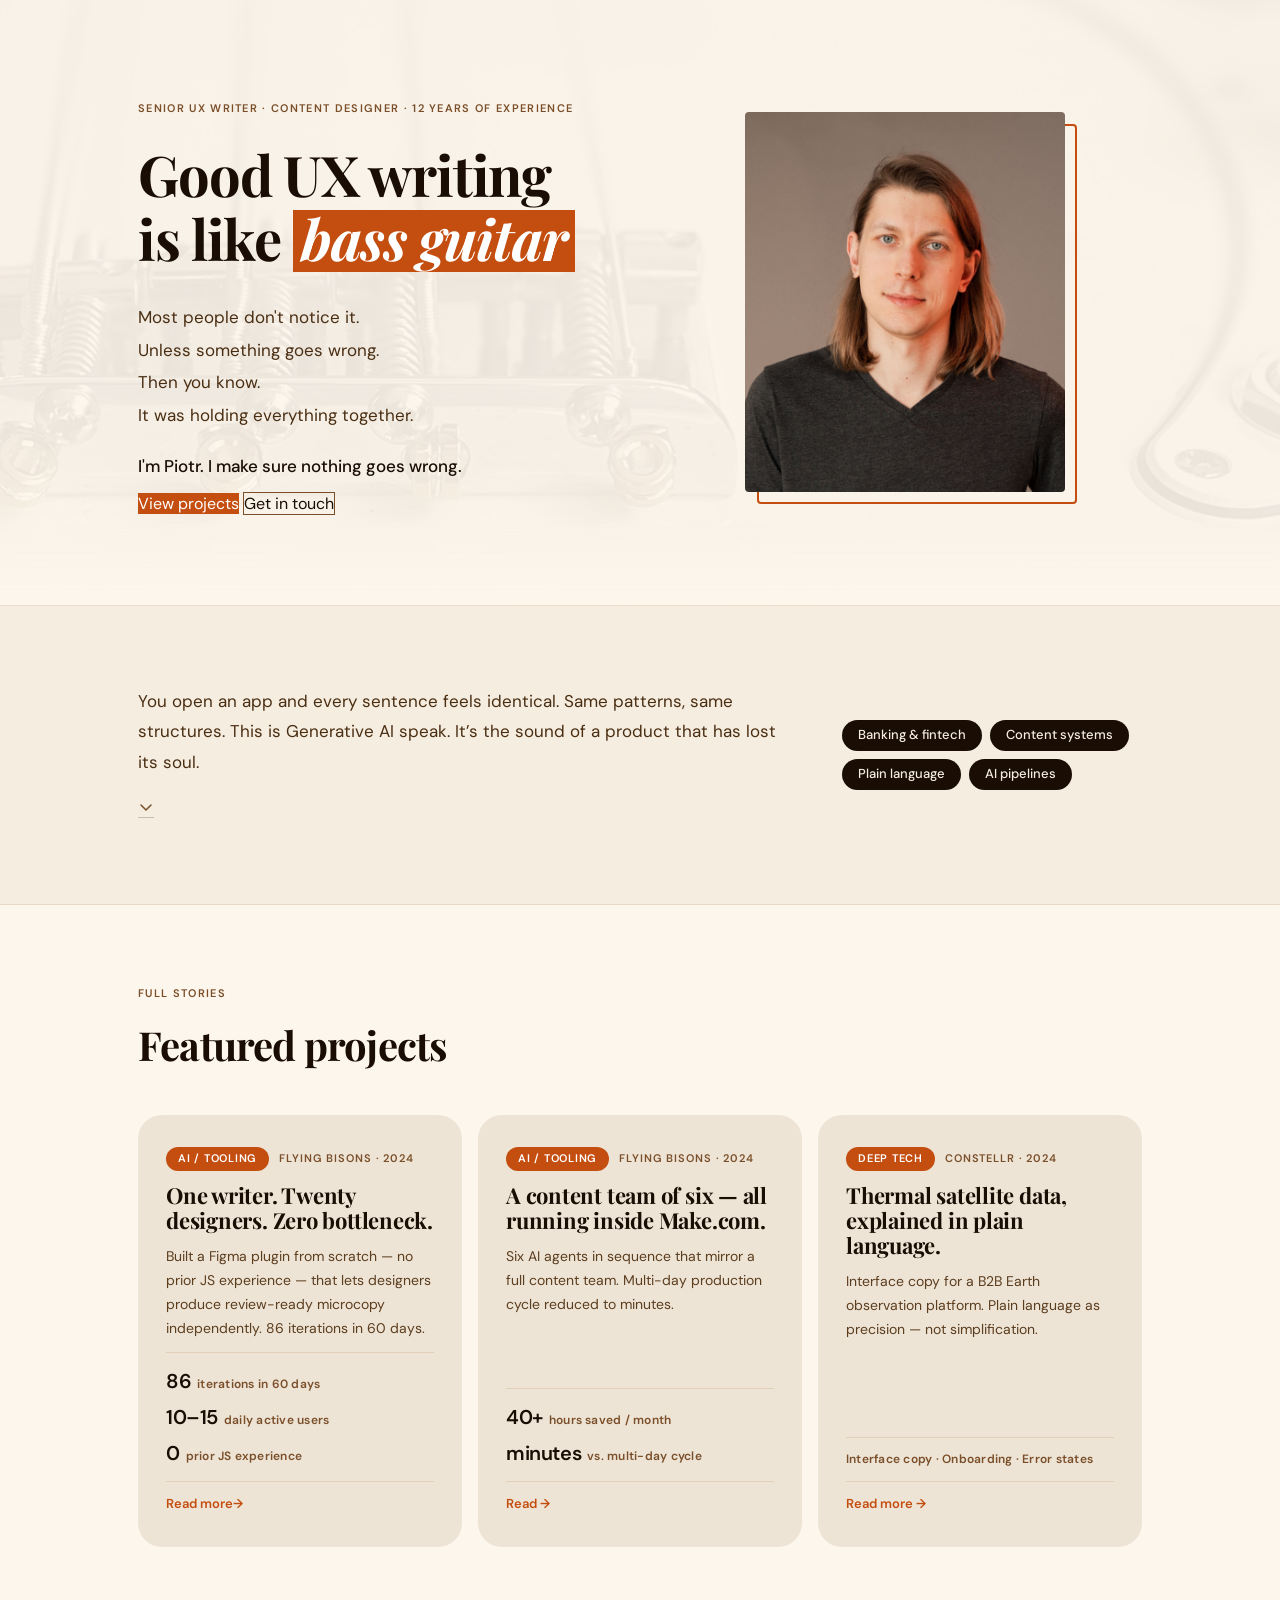
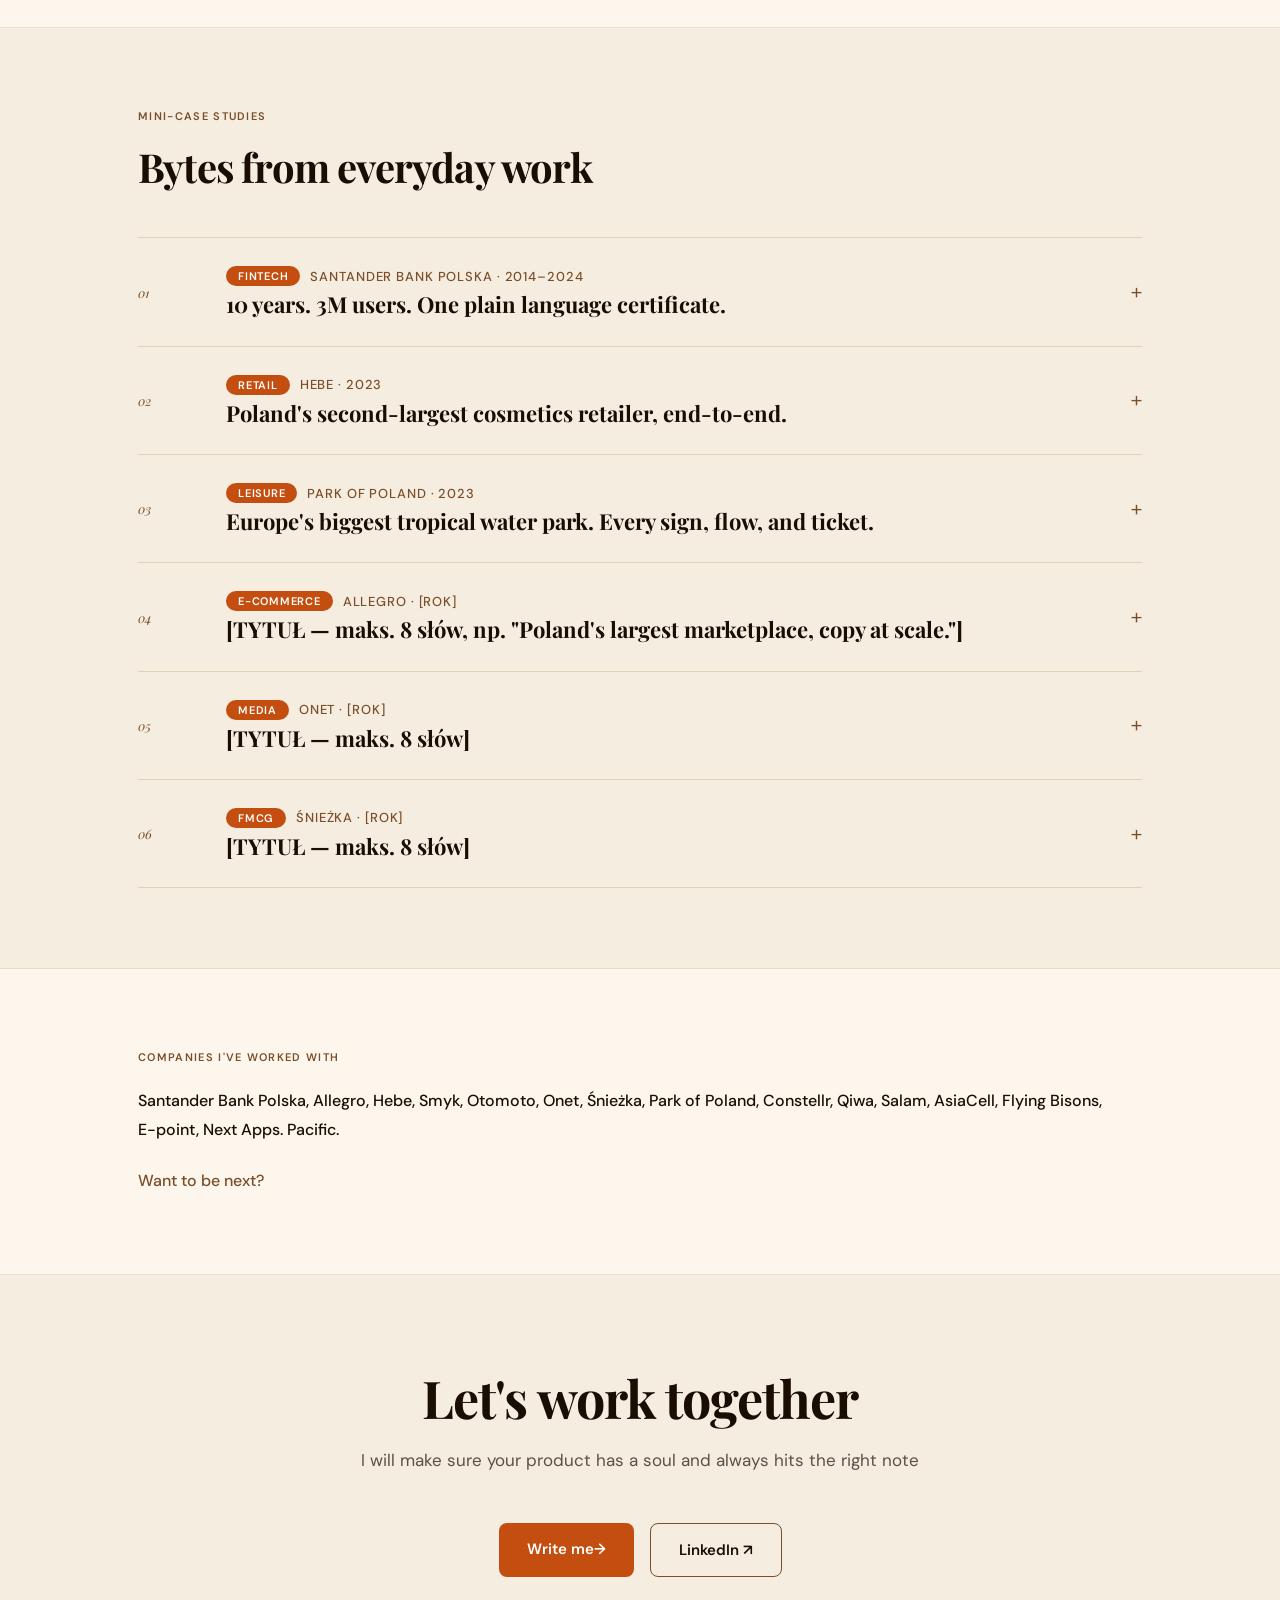
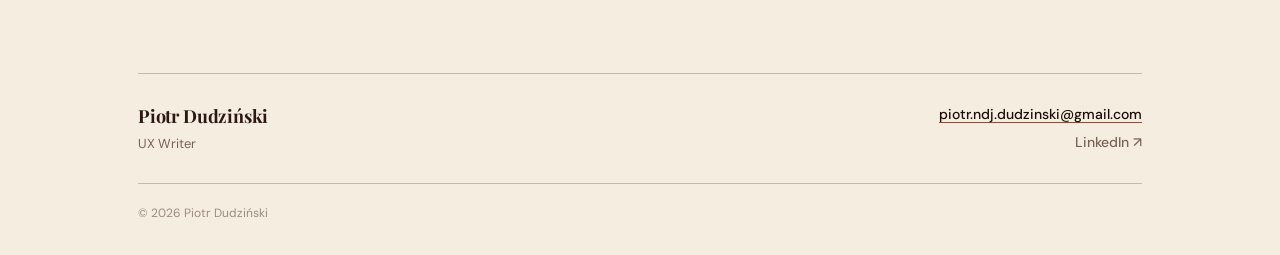
<file: index-backup.html>
<!DOCTYPE html>
<html lang="en">
<head>
  <meta charset="UTF-8">
  <meta name="viewport" content="width=device-width, initial-scale=1.0">
  <meta name="description" content="Piotr Dudziński — Senior UX Writer &amp; Content Designer. 12 years of experience in digital products, banking, and AI-powered content systems.">
  <title>Piotr Dudziński — UX Writer</title>
  <link rel="preconnect" href="https://fonts.googleapis.com">
  <link rel="preconnect" href="https://fonts.gstatic.com" crossorigin>
  <link href="https://fonts.googleapis.com/css2?family=DM+Sans:opsz,wght@9..40,400;9..40,500;9..40,600&family=Playfair+Display:ital,wght@0,700;1,700&display=swap" rel="stylesheet">

  <!-- ZMIEŃ STATUS TUTAJ: available | soon | unavailable -->
  <script>var AVAILABILITY_STATUS = 'available';</script>

  <link rel="stylesheet" href="style.css?v=20260507">
</head>
<body>

<!-- === NAV === -->
<nav>
  <a href="index.html" class="nav-logo">Piotr Dudziński</a>
  <div class="nav-links">
    <a href="#contact">Contact</a>
  </div>
</nav>


<!-- === HERO === -->
<section id="hero">
  <div class="hero-bg"></div>
  <div class="hero-overlay"></div>
  <div class="hero-inner">
    <div class="hero-left">
      <p class="hero-eyebrow">
  <span>SENIOR UX WRITER</span> ·
  <span>CONTENT DESIGNER</span> ·
  <span>12 YEARS OF EXPERIENCE</span>
</p>
      <h1 class="hero-tagline">
        Good UX writing<br>
        is like <em>bass guitar</em>
      </h1>
      <div class="hero-sub"><br>
        <p>Most people don't notice it.</p>
        <p>Unless something goes wrong.</p>
        <p>Then you know.</p>
        <p>It was holding everything together.</p>
        <p>I'm Piotr. I make sure nothing goes wrong.</p>
      </div>
      <div class="hero-cta-mobile">
    <a href="#work" class="btn-primary">View projects</a>
    <a href="#contact" class="btn-secondary">Get in touch</a>
  </div>
    </div>
    <div class="hero-right">
      <div class="hero-photo-wrap">
        <div class="hero-photo-accent"></div>
        <img class="hero-photo" src="images/piotr.jpg" alt="Piotr Dudziński — Senior UX Writer">
      </div>
    </div>
  </div>

<div class="hero-transition-overlay"></div>

</section>

<!-- === BIO === -->
<section id="bio"> <!-- TO JEST KLUCZOWE ID -->
  <div class="section-inner">
    <div class="bio-grid">

      <div class="bio-text">
        <!-- Ten akapit musi się wypełnić treścią BIO_HOOK -->
        <p data-content="BIO_HOOK"></p>

        <!-- To się rozwija -->
        <details class="bio-details">
          <summary>
  <svg class="chevron" viewBox="0 0 16 16" fill="none" xmlns="http://www.w3.org/2000/svg" width="16" height="16">
    <path d="M3 6l5 5 5-5" stroke="#7a4e28" stroke-width="1.5" stroke-linecap="round" stroke-linejoin="round"/>
  </svg>
</summary>
          <div class="bio-expanded">
            <!-- Ten akapit musi się wypełnić treścią BIO_BODY -->
            <p data-content="BIO_BODY"></p>
            <p class="bio-footer">
              <!-- To się wypełni treścią BIO_FOOTER -->
              <strong data-content="BIO_FOOTER"></strong>
            </p>
          </div>
          <button class="bio-collapse" onclick="this.closest('details').removeAttribute('open')">
  <svg viewBox="0 0 16 16" fill="none" xmlns="http://www.w3.org/2000/svg" style="width:16px;height:16px;transform:rotate(180deg);">
    <path d="M3 6l5 5 5-5" stroke="#7a4e28" stroke-width="1.5" stroke-linecap="round" stroke-linejoin="round"/>
  </svg>
</button>
        </details>
      </div>

      <!-- Tagi (prawa kolumna) -->
      <div class="bio-tags" data-content="BIO_TAGS"></div>

    </div>
  </div>
</section>

<!-- === SELECTED WORK === -->
<section id="work">
  <div class="section-inner">
    <p class="eyebrow">Full stories</p>
    <h2 class="section-title">Featured projects</h2>

    <div class="work-grid">

      <a href="case-study-figma.html" class="work-card">
        <div class="work-card-meta"><span class="tag-l1">AI / Tooling</span><span class="work-card-meta-text">Flying Bisons · 2024</span></div>
        <div class="work-card-title">One writer. Twenty designers. Zero bottleneck.</div>
        <div class="work-card-desc">Built a Figma plugin from scratch — no prior JS experience — that lets designers produce review-ready microcopy independently. 86 iterations in 60 days.</div>
        <div class="work-divider"></div>
        <div class="work-card-stats">
          <div class="work-card-stat"><span>86</span>iterations in 60 days</div>
          <div class="work-card-stat"><span>10–15</span>daily active users</div>
          <div class="work-card-stat"><span>0</span>prior JS experience</div>
        </div>
        <div class="work-divider"></div>
        <div class="work-card-cta">Read more→</div>
      </a>

      <a href="case-study-ai.html" class="work-card">
        <div class="work-card-meta"><span class="tag-l1">AI / Tooling</span><span class="work-card-meta-text">Flying Bisons · 2024</span></div>
        <div class="work-card-title">A content team of six — all running inside Make.com.</div>
        <div class="work-card-desc">Six AI agents in sequence that mirror a full content team. Multi-day production cycle reduced to minutes.</div>
        <div class="work-divider"></div>
        <div class="work-card-stats">
          <div class="work-card-stat"><span>40+</span>hours saved / month</div>
          <div class="work-card-stat"><span>minutes</span>vs. multi-day cycle</div>
        </div>
        <div class="work-divider"></div>
        <div class="work-card-cta">Read →</div>
      </a>

      <a href="case-study-constellr.html" class="work-card">
        <div class="work-card-meta"><span class="tag-l1">Deep Tech</span><span class="work-card-meta-text">Constellr · 2024</span></div>
        <div class="work-card-title">Thermal satellite data, explained in plain language.</div>
        <div class="work-card-desc">Interface copy for a B2B Earth observation platform. Plain language as precision — not simplification.</div>
        <div class="work-divider"></div>
        <div class="work-card-stats">
          <div class="work-card-stat">Interface copy · Onboarding · Error states</div>
        </div>
        <div class="work-divider"></div>
        <div class="work-card-cta">Read more →</div>
      </a>

    </div>
  </div>
</section>

<!-- === MORE WORK (ACCORDIONS) === -->
<section id="more-work">
  <div class="section-inner">
    <p class="eyebrow">Mini-case studies</p>
    <h2 class="section-title">Bytes from everyday work</h2>

    <div class="accordion-list">

      <div class="accordion-item" data-content-file="mini-santander.txt">
        <button class="accordion-trigger" onclick="toggleAccordion(this)">
          <span class="accordion-num">01</span>
          <div class="accordion-head">
            <div class="accordion-head-meta">
              <span class="accordion-tag" data-content="TAG"></span>
              <span class="accordion-meta-text" data-content="COMPANY_YEAR"></span>
            </div>
            <div class="accordion-title" data-content="TITLE"></div>
          </div>
          <span class="accordion-icon">+</span>
        </button>
        <div class="accordion-body">
          <div class="accordion-body-inner">
            <div class="accordion-content">
              <div class="accordion-desc" data-content="DESC"></div>
              <div class="accordion-aside" data-content="ASIDE"></div>
            </div>
          </div>
        </div>
      </div>

      <div class="accordion-item" data-content-file="mini-hebe.txt">
        <button class="accordion-trigger" onclick="toggleAccordion(this)">
          <span class="accordion-num">02</span>
          <div class="accordion-head">
            <div class="accordion-head-meta">
              <span class="accordion-tag" data-content="TAG"></span>
              <span class="accordion-meta-text" data-content="COMPANY_YEAR"></span>
            </div>
            <div class="accordion-title" data-content="TITLE"></div>
          </div>
          <span class="accordion-icon">+</span>
        </button>
        <div class="accordion-body">
          <div class="accordion-body-inner">
            <div class="accordion-content">
              <div class="accordion-desc" data-content="DESC"></div>
              <div class="accordion-aside" data-content="ASIDE"></div>
            </div>
          </div>
        </div>
      </div>

      <div class="accordion-item" data-content-file="mini-park-of-poland.txt">
        <button class="accordion-trigger" onclick="toggleAccordion(this)">
          <span class="accordion-num">03</span>
          <div class="accordion-head">
            <div class="accordion-head-meta">
              <span class="accordion-tag" data-content="TAG"></span>
              <span class="accordion-meta-text" data-content="COMPANY_YEAR"></span>
            </div>
            <div class="accordion-title" data-content="TITLE"></div>
          </div>
          <span class="accordion-icon">+</span>
        </button>
        <div class="accordion-body">
          <div class="accordion-body-inner">
            <div class="accordion-content">
              <div class="accordion-desc" data-content="DESC"></div>
              <div class="accordion-aside" data-content="ASIDE"></div>
            </div>
          </div>
        </div>
      </div>

      <div class="accordion-item" data-content-file="mini-allegro.txt">
        <button class="accordion-trigger" onclick="toggleAccordion(this)">
          <span class="accordion-num">04</span>
          <div class="accordion-head">
            <div class="accordion-head-meta">
              <span class="accordion-tag" data-content="TAG"></span>
              <span class="accordion-meta-text" data-content="COMPANY_YEAR"></span>
            </div>
            <div class="accordion-title" data-content="TITLE"></div>
          </div>
          <span class="accordion-icon">+</span>
        </button>
        <div class="accordion-body">
          <div class="accordion-body-inner">
            <div class="accordion-content">
              <div class="accordion-desc" data-content="DESC"></div>
              <div class="accordion-aside" data-content="ASIDE"></div>
            </div>
          </div>
        </div>
      </div>

      <div class="accordion-item" data-content-file="mini-onet.txt">
        <button class="accordion-trigger" onclick="toggleAccordion(this)">
          <span class="accordion-num">05</span>
          <div class="accordion-head">
            <div class="accordion-head-meta">
              <span class="accordion-tag" data-content="TAG"></span>
              <span class="accordion-meta-text" data-content="COMPANY_YEAR"></span>
            </div>
            <div class="accordion-title" data-content="TITLE"></div>
          </div>
          <span class="accordion-icon">+</span>
        </button>
        <div class="accordion-body">
          <div class="accordion-body-inner">
            <div class="accordion-content">
              <div class="accordion-desc" data-content="DESC"></div>
              <div class="accordion-aside" data-content="ASIDE"></div>
            </div>
          </div>
        </div>
      </div>

      <div class="accordion-item" data-content-file="mini-sniezka.txt">
        <button class="accordion-trigger" onclick="toggleAccordion(this)">
          <span class="accordion-num">06</span>
          <div class="accordion-head">
            <div class="accordion-head-meta">
              <span class="accordion-tag" data-content="TAG"></span>
              <span class="accordion-meta-text" data-content="COMPANY_YEAR"></span>
            </div>
            <div class="accordion-title" data-content="TITLE"></div>
          </div>
          <span class="accordion-icon">+</span>
        </button>
        <div class="accordion-body">
          <div class="accordion-body-inner">
            <div class="accordion-content">
              <div class="accordion-desc" data-content="DESC"></div>
              <div class="accordion-aside" data-content="ASIDE"></div>
            </div>
          </div>
        </div>
      </div>

    </div>
  </div>
</section>

<!-- === CLIENTS === -->
<section id="clients">
  <div class="section-inner">
    <p class="eyebrow">Companies I've worked with</p>
    <p class="clients-list">
      <span class="client-name">Santander Bank Polska</span>,
      <span class="client-name">Allegro</span>,
      <span class="client-name">Hebe</span>,
      <span class="client-name">Smyk</span>,
      <span class="client-name">Otomoto</span>,
      <span class="client-name">Onet</span>,
      <span class="client-name">Śnieżka</span>,
      <span class="client-name">Park of Poland</span>,
      <span class="client-name">Constellr</span>,
      <span class="client-name">Qiwa</span>,
      <span class="client-name">Salam</span>,
      <span class="client-name">AsiaCell</span>,
      <span class="client-name">Flying Bisons</span>,
      <span class="client-name">E-point</span>,
      <span class="client-name">Next Apps</span>.
      <span class="client-name">Pacific</span>.
    </p>
    <p class="clients-cta">Want to be next?</p>
  </div>
</section>

<!-- === CONTACT / CTA === -->
<section id="contact">
  <div class="contact-inner">
    <h2 class="contact-title">Let's work together</h2>
    <p class="contact-sub">I will make sure your product has a soul and always hits the right note</p>
    <div class="contact-btns">
      <a href="mailto:piotr.ndj.dudzinski@gmail.com" class="btn-email">Write me→</a>
      <a href="https://www.linkedin.com/in/uxw-piotr-dudzinski/" target="_blank" rel="noopener" class="btn-linkedin">LinkedIn ↗</a>
    </div>
  </div>
</section>

<!-- === FOOTER === -->
<footer>
  <div class="footer-inner">
    <hr class="footer-rule">
    <div class="footer-main">
      <div class="footer-left">
        <span class="footer-name">Piotr Dudziński</span>
        <span class="footer-role">UX Writer</span>
      </div>
      <div class="footer-right">
        <a href="mailto:piotr.ndj.dudzinski@gmail.com" class="footer-email">piotr.ndj.dudzinski@gmail.com</a>
        <a href="https://www.linkedin.com/in/uxw-piotr-dudzinski/" target="_blank" rel="noopener" class="footer-linkedin">LinkedIn ↗</a>
      </div>
    </div>
    <hr class="footer-rule">
    <p class="footer-copy">© 2026 Piotr Dudziński</p>
  </div>
</footer>

<!-- === JS: accordion (vanilla, <20 lines) === -->
<script>
  function toggleAccordion(btn) {
    var item = btn.closest('.accordion-item');
    var isOpen = item.classList.contains('open');
    document.querySelectorAll('.accordion-item.open').forEach(function(el) {
      el.classList.remove('open');
    });
    if (!isOpen) item.classList.add('open');
  }
</script>

<script src="content/parser.js?v=20260507"></script>
<script src="content/loader.js?v=20260507"></script>
</body>
</html>
</file>
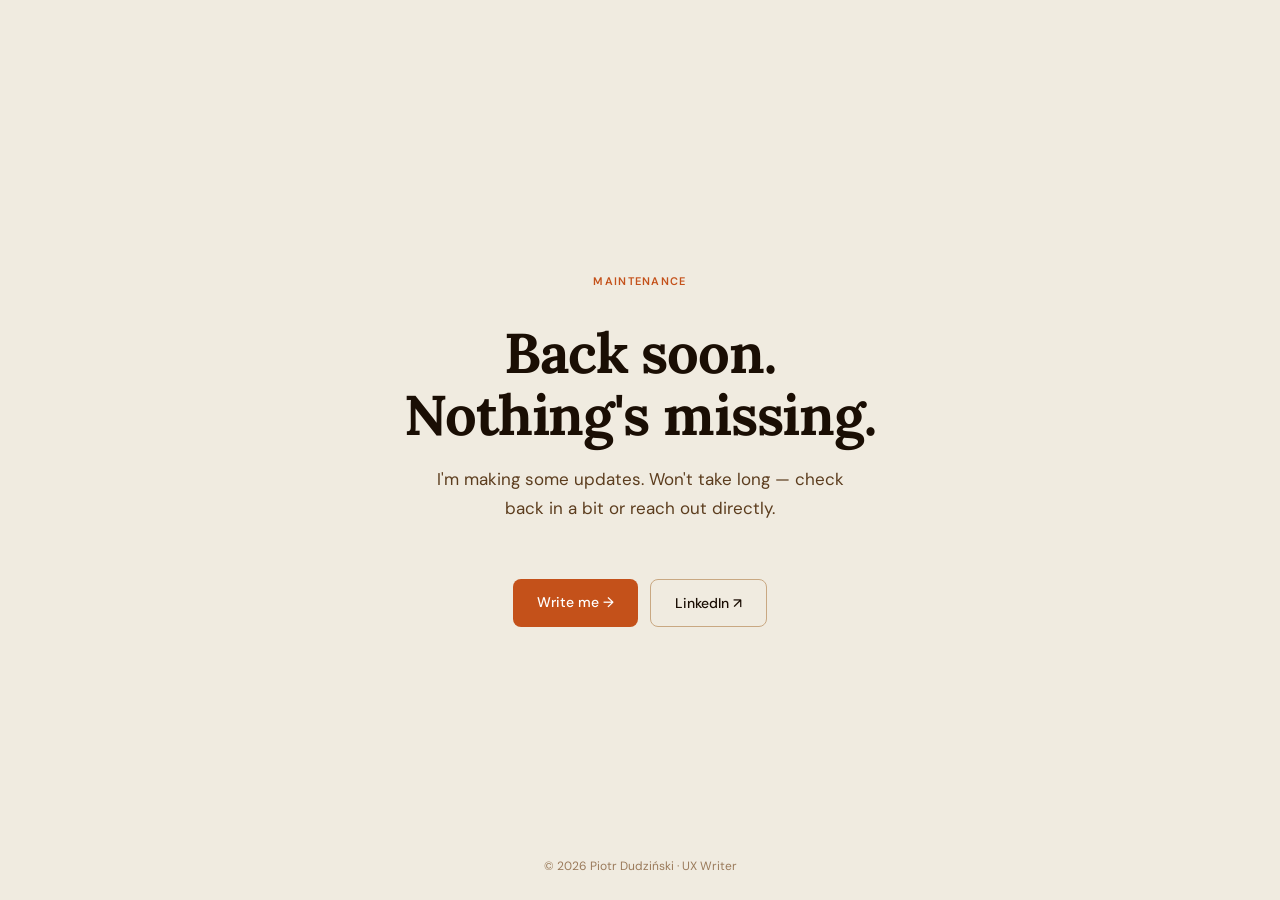
<file: maintenance.html>
<!DOCTYPE html>
<html lang="en">
<head>
  <meta charset="UTF-8">
  <meta name="viewport" content="width=device-width, initial-scale=1.0">
  <title>Back soon — Piotr Dudziński</title>
  <link rel="preconnect" href="https://fonts.googleapis.com">
  <link rel="preconnect" href="https://fonts.gstatic.com" crossorigin>
  <link href="https://fonts.googleapis.com/css2?family=Lora:ital,wght@0,700;1,700&family=DM+Sans:opsz,wght@9..40,400;9..40,500&display=swap" rel="stylesheet">
  <style>
    *, *::before, *::after { box-sizing: border-box; margin: 0; padding: 0; }
    html, body {
      height: 100%;
    }
    body {
      background: #f0ebe0;
      color: #1a0e04;
      font-family: 'DM Sans', Helvetica, sans-serif;
      font-size: 16px;
      line-height: 1.6;
      -webkit-font-smoothing: antialiased;
      display: flex;
      flex-direction: column;
      align-items: center;
      justify-content: center;
      min-height: 100%;
      padding: 48px 24px;
      text-align: center;
    }
    .badge {
      display: inline-block;
      font-size: 11px;
      font-weight: 600;
      letter-spacing: 0.12em;
      text-transform: uppercase;
      color: #c4511a;
      margin-bottom: 32px;
    }
    h1 {
      font-family: 'Lora', Georgia, serif;
      font-size: clamp(32px, 6vw, 56px);
      font-weight: 700;
      line-height: 1.1;
      letter-spacing: -0.02em;
      color: #1a0e04;
      margin-bottom: 20px;
    }
    .sub {
      font-size: 17px;
      color: #5c3d1e;
      line-height: 1.7;
      max-width: 420px;
      margin-bottom: 56px;
    }
    .links {
      display: flex;
      gap: 12px;
      flex-wrap: wrap;
      justify-content: center;
    }
    .btn {
      display: inline-block;
      padding: 12px 24px;
      border-radius: 8px;
      font-family: 'DM Sans', Helvetica, sans-serif;
      font-size: 14px;
      font-weight: 500;
      text-decoration: none;
      transition: opacity 0.15s;
    }
    .btn:hover { opacity: 0.8; }
    .btn-primary {
      background: #c4511a;
      color: #fff;
    }
    .btn-secondary {
      background: transparent;
      color: #1a0e04;
      border: 1px solid #c9a882;
    }
    .footer-note {
      position: fixed;
      bottom: 24px;
      font-size: 12px;
      color: #9a7a5a;
    }
  </style>
</head>
<body>

  <span class="badge">Maintenance</span>
  <h1>Back soon.<br>Nothing's missing.</h1>
  <p class="sub">I'm making some updates. Won't take long — check back in a bit or reach out directly.</p>

  <div class="links">
    <a href="mailto:piotr.ndj.dudzinski@gmail.com" class="btn btn-primary">Write me →</a>
    <a href="https://www.linkedin.com/in/uxw-piotr-dudzinski/" target="_blank" rel="noopener" class="btn btn-secondary">LinkedIn ↗</a>
  </div>

  <p class="footer-note">© 2026 Piotr Dudziński · UX Writer</p>

</body>
</html>
</file>
<file: style.css>
/* === TOKENS === */
    :root {
      --bg:           #fdf6ec;
      --bg-alt:       #f5ede0;
      --ink:          #1a0e04;
      --ink-mid:      #4a2e12;
      --ink-soft:     #5c3d1e;
      --ink-muted:    #7a4e28;
      --border:       #c9a882;
      --border-light: #e2d0b8;
      --accent:       #c44e10;
      --accent-hover: #a33c0a;
      --serif:        'Playfair Display', Georgia, serif;
      --sans:         'DM Sans', Helvetica, sans-serif;
    }

    /* === RESET === */
    *, *::before, *::after { box-sizing: border-box; margin: 0; padding: 0; }
    html { scroll-behavior: smooth; }
    body {
      background: var(--bg);
      color: var(--ink);
      font-family: var(--sans);
      font-size: 16px;
      line-height: 1.6;
      -webkit-font-smoothing: antialiased;
    }
    a { color: inherit; text-decoration: none; }
    img { display: block; max-width: 100%; }

    /* === NAV === */
    nav {
      display: none;
    }
    .nav-logo {
      font-family: var(--serif);
      font-size: 18px;
      font-weight: 700;
      color: var(--ink);
      letter-spacing: -0.01em;
    }
    .nav-links {
      display: flex;
      gap: 36px;
      align-items: center;
    }
    .nav-links a {
      font-size: 14px;
      font-weight: 400;
      color: #5c3d1e;
      text-decoration: none;
      position: relative;
      transition: color 0.15s;
    }
    .nav-links a::after {
      content: '';
      position: absolute;
      bottom: -2px;
      left: 0;
      width: 0;
      height: 1.5px;
      background: #1a0e04;
      transition: width 0.2s ease;
    }
    .nav-links a:hover {
      color: #1a0e04;
      font-weight: 600;
    }
    .nav-links a:hover::after {
      width: 100%;
    }
    .nav-links a.active { border-bottom: 2px solid var(--accent); color: var(--ink); }
    /* === AVAILABILITY BADGE === */
    .avail-badge {
      display: inline-flex;
      align-items: center;
      gap: 7px;
      border-radius: 20px;
      padding: 4px 12px;
      font-size: 12px;
      font-weight: 600;
      white-space: nowrap;
      line-height: 1;
    }
    .avail-dot {
      width: 7px;
      height: 7px;
      border-radius: 50%;
      flex-shrink: 0;
    }
    .avail-badge.available  { background: #eaf3de; color: #3B6D11; border: 1px solid #C0DD97; }
    .avail-badge.available .avail-dot { background: #639922; animation: pulse-avail 2s infinite; }
    @keyframes pulse-avail {
      0%   { box-shadow: 0 0 0 0 rgba(99,153,34,0.55); }
      70%  { box-shadow: 0 0 0 5px rgba(99,153,34,0); }
      100% { box-shadow: 0 0 0 0 rgba(99,153,34,0); }
    }
    .avail-badge.soon       { background: #FAEEDA; color: #854F0B; border: 1px solid #FAC775; }
    .avail-badge.soon .avail-dot { background: #BA7517; }
    .avail-badge.unavailable { background: #F1EFE8; color: #5F5E5A; border: 1px solid #D3D1C7; }
    .avail-badge.unavailable .avail-dot { background: #888780; }

    /* === SECTION SHARED === */
    .section-inner {
      max-width: 1100px;
      margin: 0 auto;
      padding: 80px 48px;
    }
    .eyebrow {
      font-family: var(--sans);
      font-size: 11px;
      font-weight: 600;
      letter-spacing: 0.12em;
      text-transform: uppercase;
      color: var(--ink-muted);
      margin-bottom: 20px;
    }
    .section-title {
      font-family: var(--serif);
      font-size: 40px;
      font-weight: 700;
      line-height: 1.1;
      letter-spacing: -0.02em;
      color: var(--ink);
      margin-bottom: 48px;
    }

    /* === HERO === */
    #hero {
      position: relative;
      border-bottom: 1px solid rgba(201,168,130,0.3);
      overflow: hidden;
    }
    .hero-bg {
      position: absolute;
      inset: 0;
      background-image: url('images/bass-guitar.jpg');
      background-size: cover;
      background-position: center;
      z-index: 0;
    }
    .hero-overlay {
      position: absolute;
      inset: 0;
      background: rgba(253,246,236,0.92);
      z-index: 1;
    }
    .hero-inner {
      max-width: 1100px;
      margin: 0 auto;
      padding: 100px 48px 88px;
      display: grid;
      grid-template-columns: 1fr 1fr;
      gap: 80px;
      align-items: center;
      position: relative;
      z-index: 15;

    }
    .hero-right {
      display: flex;
      justify-content: center;
    }
  .hero-photo-wrap {
  position: relative;
  width: 320px;
  height: 380px;
  flex-shrink: 0;
  overflow: visible;
  margin-bottom: 12px;
  margin-right: 12px;
}
.hero-photo-accent {
  position: absolute;
  bottom: -12px;
  right: -12px;
  width: 320px;
  height: 380px;
  border: 2px solid var(--accent);
  border-radius: 4px;
  z-index: 0;
}
    .hero-photo {
      position: absolute;
      top: 0;
      left: 0;
      z-index: 1;
      width: 100%;
      height: 100%;
      object-fit: cover;
      object-position: center top;
      border-radius: 4px;
      display: block;
    }
    .hero-eyebrow {
      font-family: var(--sans);
      font-size: 11px;
      font-weight: 600;
      letter-spacing: 0.12em;
      text-transform: uppercase;
      color: var(--ink-muted);
      margin-bottom: 28px;
    }
    .hero-tagline {
      font-family: var(--serif);
      font-size: 56px;
      font-weight: 700;
      line-height: 1;
      letter-spacing: -0.02em;
      color: var(--ink);
    }
    .hero-tagline em {
  font-style: italic;
  background: var(--accent);
  color: #fff;
  padding: 0 8px 6px;
  display: inline-block;
  margin-top: 8px;
}
    .hero-sub {
      font-size: 17px;
      line-height: 1.8;
      color: var(--ink-mid);
      padding-bottom: 8px;
    }
    .hero-sub p { margin-bottom: 2px; }
    .hero-sub p:last-child {
      color: var(--ink);
      font-weight: 500;
      margin-top: 20px;
    }

.hero-transition-overlay {
  position: absolute;
  bottom: 0;
  left: 0;
  width: 100%;
  height: 80px; /* Znacznie niższa linia - tylko na samym dole */
  background: linear-gradient(
    to bottom,
    rgba(253, 246, 236, 0) 0%,      /* Całkowicie przezroczyste na górze nakładki */
    rgba(253, 246, 236, 0.4) 30%,   /* Bardzo delikatne wejście */
    rgba(253, 246, 236, 1) 100%     /* Pełny kolor dopiero na samej krawędzi */
  );
  pointer-events: none;
  z-index: 5;
  /* Opcjonalnie: dodaj to poniżej dla efektu mgiełki, o który pytałeś */
  backdrop-filter: blur(4px);
}

    /* === BIO === */
    #bio {
      background: var(--bg-alt);
      border-bottom: 1px solid rgba(201,168,130,0.3);
    }
    .bio-grid {
      display: grid;
      grid-template-columns: 1fr 300px;
      gap: 64px;
      align-items: center;
    }
    .bio-text {
      font-size: 17px;
      line-height: 1.8;
      color: var(--ink-mid);
    }
    .bio-tags {
      display: flex;
      flex-direction: row;
      flex-wrap: wrap;
      gap: 8px;
    }
    .bio-tag {
      display: inline-block;
      background: #1a0e04;
      color: #f5ede0;
      border-radius: 20px;
      padding: 5px 16px;
      font-family: var(--sans);
      font-size: 13px;
      font-weight: 500;
      border: none;
    }

/* Stylizacja rozwijanego Bio */
.bio-details {
  margin-top: 1rem;
}

.bio-details summary {
  list-style: none;
  display: inline-flex;
  align-items: center;
  cursor: pointer;
  color: var(--ink-muted);
  border-bottom: 1px solid rgba(0,0,0,0.2);
  padding-bottom: 2px;
}
.bio-details summary::-webkit-details-marker { display: none; }

/* Chowa ikonę po otwarciu */
.bio-details[open] summary {
  display: none;
}

.bio-collapse {
  display: none;
  background: none;
  border: none;
  cursor: pointer;
  padding: 0 0 2px;
  margin-top: 1rem;
  color: var(--ink-muted);
  border-bottom: 1px solid rgba(0,0,0,0.2);
}
.bio-details[open] .bio-collapse {
  display: inline-flex;
  align-items: center;
}

.bio-expanded {
  animation: fadeIn 0.5s ease-out;
}

.bio-expanded p {
  margin-top: 1.5rem;
}

@keyframes fadeIn {
  from { opacity: 0; transform: translateY(-5px); }
  to { opacity: 1; transform: translateY(0); }
}




    /* === LEVEL 1 TAG === */
    .tag-l1 {
      display: inline-flex;
      align-items: center;
      background: #c44e10;
      color: #fff;
      border-radius: 20px;
      padding: 3px 12px;
      font-family: var(--sans);
      font-size: 11px;
      font-weight: 600;
      letter-spacing: 0.07em;
      text-transform: uppercase;
      border: none;
    }
    .work-card-meta {
      display: flex;
      align-items: center;
      gap: 10px;
      flex-wrap: wrap;
    }

    /* === SELECTED WORK === */
    #work {
      background: var(--bg);
      border-bottom: 1px solid rgba(201,168,130,0.3);
    }
    .carousel-controls {
      display: flex;
      justify-content: center;
      gap: 8px;
      margin-top: 24px;
    }
    .carousel-btn {
      width: 40px;
      height: 40px;
      border-radius: 50%;
      border: 1.5px solid var(--border-light);
      background: var(--bg);
      color: var(--ink);
      font-size: 18px;
      line-height: 1;
      cursor: pointer;
      display: flex;
      align-items: center;
      justify-content: center;
      transition: border-color 0.15s, opacity 0.15s;
    }
    .carousel-btn:hover:not(:disabled) { border-color: var(--ink-muted); }
    .carousel-btn:disabled { opacity: 0.25; cursor: default; }
    .work-carousel-viewport {
      overflow: hidden;
    }
    .work-grid {
      display: flex;
      gap: 16px;
      transition: transform 0.4s ease;
      will-change: transform;
    }
    .work-card {
      flex: 0 0 calc((100% - 32px) / 3);
      min-width: 0;
      background: #ede4d6;
      padding: 32px 28px;
      display: flex;
      flex-direction: column;
      gap: 12px;
      border: none;
      border-radius: 24px;
      transition: background 0.2s;
      text-decoration: none;
      color: inherit;
    }
    .work-card:hover { background: #ede0ce; }
    .work-card-meta-text {
      font-size: 11px;
      font-weight: 600;
      letter-spacing: 0.08em;
      text-transform: uppercase;
      color: var(--ink-muted);
    }
    .work-card-title {
      font-family: var(--serif);
      font-size: 22px;
      font-weight: 700;
      line-height: 1.15;
      letter-spacing: -0.01em;
      color: var(--ink);
    }
    .work-card-desc {
      font-size: 14px;
      line-height: 1.7;
      color: var(--ink-soft);
      flex: 1;
    }
    .work-card-stats {
      display: flex;
      flex-direction: column;
      gap: 4px;
    }
    .work-card-stat {
      font-size: 12px;
      font-weight: 600;
      color: var(--ink-muted);
      letter-spacing: 0.02em;
    }
    .work-card-stat span {
      font-family: var(--sans);
      font-size: 20px;
      font-weight: 600;
      color: var(--ink);
      margin-right: 6px;
      letter-spacing: -0.02em;
    }
    .work-divider {
      height: 1px;
      background: var(--border-light);
    }
    .work-card-cta {
      font-size: 13px;
      font-weight: 600;
      color: var(--accent);
      display: inline-flex;
      align-items: center;
      gap: 4px;
      transition: gap 0.15s;
    }
    .work-card:hover .work-card-cta { gap: 8px; }

    /* === MORE WORK (ACCORDIONS) === */
    #more-work {
      background: var(--bg-alt);
      border-bottom: 1px solid rgba(201,168,130,0.3);
    }
    .accordion-list {
      display: flex;
      flex-direction: column;
    }
    .accordion-item {
      border-bottom: 1px solid var(--border-light);
    }
    .accordion-item:first-child {
      border-top: 1px solid var(--border-light);
    }
    .accordion-trigger {
      display: grid;
      grid-template-columns: 56px 1fr auto;
      gap: 0 32px;
      align-items: center;
      padding: 28px 0;
      width: 100%;
      background: transparent;
      border: none;
      cursor: pointer;
      text-align: left;
      font-family: var(--sans);
      color: var(--ink);
    }
    .accordion-trigger:hover .accordion-title { color: var(--ink-soft); }
    .accordion-num {
      font-family: var(--serif);
      font-style: italic;
      font-size: 13px;
      color: var(--ink-muted);
    }
    .accordion-head-meta {
      display: flex;
      align-items: center;
      gap: 10px;
      margin-bottom: 6px;
      font-size: 11px;
      font-weight: 600;
      letter-spacing: 0.08em;
      text-transform: uppercase;
      color: var(--ink-muted);
    }
    .accordion-title {
      font-family: var(--serif);
      font-size: 22px;
      font-weight: 700;
      line-height: 1.15;
      color: var(--ink);
      transition: color 0.15s;
    }
    .accordion-icon {
      font-size: 22px;
      color: var(--ink-muted);
      line-height: 1;
      transition: transform 0.25s ease;
      flex-shrink: 0;
      font-weight: 300;
    }
    .accordion-item.open .accordion-icon { transform: rotate(45deg); }
    .accordion-tag {
      display: inline-flex;
      align-items: center;
      border-radius: 20px;
      padding: 3px 12px;
      font-family: var(--sans);
      font-size: 11px;
      font-weight: 600;
      letter-spacing: 0.07em;
      text-transform: uppercase;
      background: #c44e10;
      color: #fff;
      border: none;
      flex-shrink: 0;
    }
    .accordion-meta-text {
      font-size: 13px;
      font-weight: 500;
      color: var(--ink-muted);
    }
    .accordion-body {
      display: grid;
      grid-template-rows: 0fr;
      transition: grid-template-rows 0.3s ease;
      padding-left: 88px;
    }
    .accordion-item.open .accordion-body { grid-template-rows: 1fr; }
    .accordion-body-inner { overflow: hidden; }
    .accordion-content {
      display: grid;
      grid-template-columns: 1fr 260px;
      gap: 48px;
      padding-bottom: 36px;
    }
    .accordion-desc {
      font-size: 15px;
      line-height: 1.8;
      color: var(--ink-soft);
    }
    .accordion-desc p { margin-bottom: 16px; }
    .accordion-desc p:last-child { margin-bottom: 0; }
    .accordion-aside-label {
      font-size: 10px;
      font-weight: 600;
      letter-spacing: 0.1em;
      text-transform: uppercase;
      color: var(--ink-muted);
      margin-bottom: 8px;
      margin-top: 20px;
    }
    .accordion-aside-label:first-child { margin-top: 0; }
    .accordion-aside-text {
      font-size: 14px;
      color: var(--ink-soft);
      line-height: 1.5;
    }
    .aside-tags {
      display: flex;
      flex-wrap: wrap;
      gap: 6px;
    }
    .aside-tag {
      display: inline-block;
      background: transparent;
      color: #5c3d1e;
      border: 1.5px solid #c9a882;
      border-radius: 20px;
      padding: 3px 12px;
      font-family: var(--sans);
      font-size: 12px;
      font-weight: 500;
    }

    /* === CLIENTS === */
    #clients {
      background: var(--bg);
      border-bottom: 1px solid rgba(201,168,130,0.3);
    }
    .clients-list {
      font-size: 16px;
      font-weight: 500;
      line-height: 1.8;
      color: var(--ink);
    }
    .client-name {
      white-space: nowrap;
    }
    .clients-cta {
      font-size: 16px;
      font-weight: 500;
      color: var(--ink-muted);
      margin-top: 24px;
    }

    /* === CONTACT / CTA - WERSJA CIEPŁY BEŻ === */
  #contact {
    background: #F5EDE0; /* Ciepły beż z Twojej grafiki */
  }
  .contact-inner {
    max-width: 1100px;
    margin: 0 auto;
    padding: 96px 48px;
    text-align: center;
  }
  .contact-title {
    font-family: var(--serif);
    font-size: 52px;
    line-height: 1.05;
    letter-spacing: -0.02em;
    color: var(--ink); /* Zmienione z białego na ciemny brąz */
    margin-bottom: 20px;
  }
  .contact-sub {
    font-size: 17px;
    color: rgba(26, 14, 4, 0.7); /* Ciemny tekst z lekką przezroczystością */
    margin-bottom: 48px;
    line-height: 1.7;
  }
  .contact-btns {
    display: flex;
    gap: 16px;
    justify-content: center;
    flex-wrap: wrap;
  }

  .btn-email {
    font-size: 15px;
    font-weight: 600;
    color: #fff;
    background: var(--accent);
    border: none;
    padding: 14px 28px;
    border-radius: 8px;
    transition: opacity 0.15s;
    text-decoration: none;
  }
  .btn-email:hover {
    opacity: 0.9;
  }

  .btn-linkedin {
    font-size: 15px;
    font-weight: 600;
    color: var(--ink);
    background: transparent;
    border: 1px solid var(--ink-muted);
    padding: 14px 28px;
    border-radius: 8px;
    transition: all 0.15s;
    text-decoration: none;
  }
  .btn-linkedin:hover {
    border-color: var(--ink);
  }

    /* === FOOTER === */
    footer {
      background: var(--bg-alt);
    }
    .footer-inner {
      max-width: 1100px;
      margin: 0 auto;
      padding: 0 48px 32px;
    }
    .footer-rule {
      border: none;
      border-top: 0.5px solid #C5B9AB;
      margin: 0;
    }
    .footer-main {
      display: flex;
      justify-content: space-between;
      align-items: center;
      padding: 28px 0;
    }
    .footer-left {
      display: flex;
      flex-direction: column;
      gap: 4px;
    }
    .footer-name {
      font-family: var(--serif);
      font-size: 18px;
      font-weight: 700;
      color: #2C1810;
      letter-spacing: -0.01em;
    }
    .footer-role {
      font-size: 13px;
      color: #7A6355;
    }
    .footer-right {
      display: flex;
      flex-direction: column;
      align-items: flex-end;
      gap: 6px;
    }
    .footer-email {
      font-size: 14px;
      font-weight: 500;
      color: var(--ink);
      text-decoration: underline;
      text-decoration-color: #A0442A;
      text-underline-offset: 3px;
      transition: color 0.15s;
    }
    .footer-email:hover { color: #A0442A; }
    .footer-linkedin {
      font-size: 14px;
      font-weight: 500;
      color: #7A6355;
      transition: color 0.15s;
    }
    .footer-linkedin:hover { color: var(--ink); }
    .footer-copy {
      font-size: 12px;
      color: #9C8C80;
      padding-top: 20px;
    }

    .hero-cta {
      display: flex;
      flex-direction: row;
      gap: 16px;
      margin-top: 32px;
    }
    .hero-cta a {
      padding: 14px 24px;
      border-radius: 8px;
      font-family: var(--sans);
      font-size: 15px;
      font-weight: 600;
      text-align: center;
      text-decoration: none;
    }
    .btn-primary {
      background: var(--accent);
      color: #fff;
    }
    .btn-secondary {
      border: 1px solid var(--ink-muted);
      color: var(--ink);
    }

    /* === TOOL TAGS === */
    .tag {
      display: inline-block;
      padding: 4px 12px;
      border-radius: 8px;
      font-size: 12px;
      font-weight: 400;
      background: rgba(141, 58, 26, 0.08);
      color: #2D1A0E;
    }
    .tags-row {
      display: flex;
      flex-wrap: wrap;
      gap: 8px;
    }

    /* === MOBILE RESPONSIVE === */
    @media (max-width: 768px) {
      nav { height: auto; padding: 16px 24px; flex-wrap: wrap; gap: 12px; }
      .nav-logo { font-size: 16px; }
      .nav-links { flex-wrap: wrap; gap: 16px; width: 100%; }
      .avail-badge { font-size: 11px; padding: 3px 10px; }
      .hero-inner { grid-template-columns: 1fr; gap: 40px; padding: 20px 24px 24px; }
      .hero-right { order: -1; }
      .hero-photo-wrap { width: 200px; height: 240px; }
      .hero-photo-accent { width: 200px; height: 240px; bottom: -8px; right: -8px; }
      .hero-photo { width: 200px; height: 240px; }
      .hero-tagline { font-size: 36px; text-align: center;}


/* Grupowanie elementów do ukrycia */
  .hero-eyebrow,
  .hero-sub p:last-child {
    display: none !important;
  }


      .hero-sub { font-size: 15px;
      line-height: 1.6;
    text-align: center;      /* Kluczowa zmiana */
    margin-left: auto;       /* Zabezpieczenie centrowania */
    margin-right: auto;
    max-width: 90%;          /* Żeby tekst nie dotykał krawędzi ekranu */ }
      .section-inner { padding: 56px 24px; }
      .bio-grid { grid-template-columns: 1fr; gap: 32px; }
      .bio-tags { flex-direction: row; flex-wrap: wrap; }
      .carousel-controls { display: none; }
      .work-carousel-viewport { overflow: visible; }
      .work-grid { flex-direction: column; transform: none !important; transition: none; gap: 16px; }
      .work-card { flex: none; padding: 28px 20px; }
      .section-title { font-size: 28px; margin-bottom: 32px; }
      .accordion-trigger { grid-template-columns: 40px 1fr auto; gap: 0 16px; padding: 20px 0; }
      .accordion-body { padding-left: 56px; }
      .accordion-content { grid-template-columns: 1fr; gap: 24px; }
      .accordion-title { font-size: 18px; }
      .contact-inner { padding: 64px 24px; }
      .contact-title { font-size: 36px; }
      .contact-sub { font-size: 15px; }
      .contact-btns { flex-direction: column; align-items: center; }
      .btn-email, .btn-linkedin { width: 100%; max-width: 320px; text-align: center; }
      .footer-inner { padding: 0 24px 24px; }
      .footer-main { flex-direction: column; align-items: flex-start; gap: 20px; }
      .footer-right { align-items: flex-start; }

  .hero-cta {
    flex-direction: column;
    width: 100%;
    margin-top: 8px;
    margin-bottom: 12px;
    text-align: center;
  }

  .hero-cta a {
    padding: 16px;
  }

.hero-tagline {
  margin-bottom: 8px !important;
}
}

/* === TOC SIDEBAR === */
.case-layout {
  display: flex;
  align-items: flex-start;
  gap: 0;
  position: relative;
  max-width: 1000px;
  margin: 0 auto;
  padding: 0 48px;
}
.case-content { flex: 1; min-width: 0; }
.toc-sidebar {
  width: 190px;
  flex-shrink: 0;
  position: sticky;
  top: 80px;
  align-self: flex-start;
  padding: 0 32px 0 0;
}
.toc-nav { display: flex; flex-direction: column; }
.toc-item {
  -webkit-appearance: none;
  appearance: none;
  background: none;
  border: none;
  outline: none;
  -webkit-tap-highlight-color: transparent;
  display: flex;
  align-items: baseline;
  gap: 10px;
  padding: 9px 0;
  cursor: pointer;
  text-align: left;
  font-family: inherit;
  transition: opacity 0.15s;
}
.toc-item:active,
.toc-item:focus,
.toc-item:focus-visible {
  background: none;
  outline: none;
  box-shadow: none;
}
.toc-num {
  font-family: 'Courier New', monospace;
  font-size: 10px;
  letter-spacing: 0.02em;
  color: #9B8B70;
  flex-shrink: 0;
  white-space: nowrap;
  transition: color 0.2s;
}
.toc-label {
  font-size: 12px;
  font-weight: 400;
  color: #9B8B70;
  line-height: 1.35;
  letter-spacing: 0.01em;
  transition: color 0.2s, font-weight 0.15s;
}
.toc-item.active { background: none; }
.toc-item.active .toc-num,
.toc-item.active .toc-label { color: #2A2018; }
.toc-item.active .toc-label { font-weight: 600; }
.toc-item:hover .toc-num,
.toc-item:hover .toc-label { color: #5C4E3A; }
@media (max-width: 900px) {
  .toc-sidebar { display: none; }
  .case-layout { display: block; padding: 0 24px; }
}
</file>
